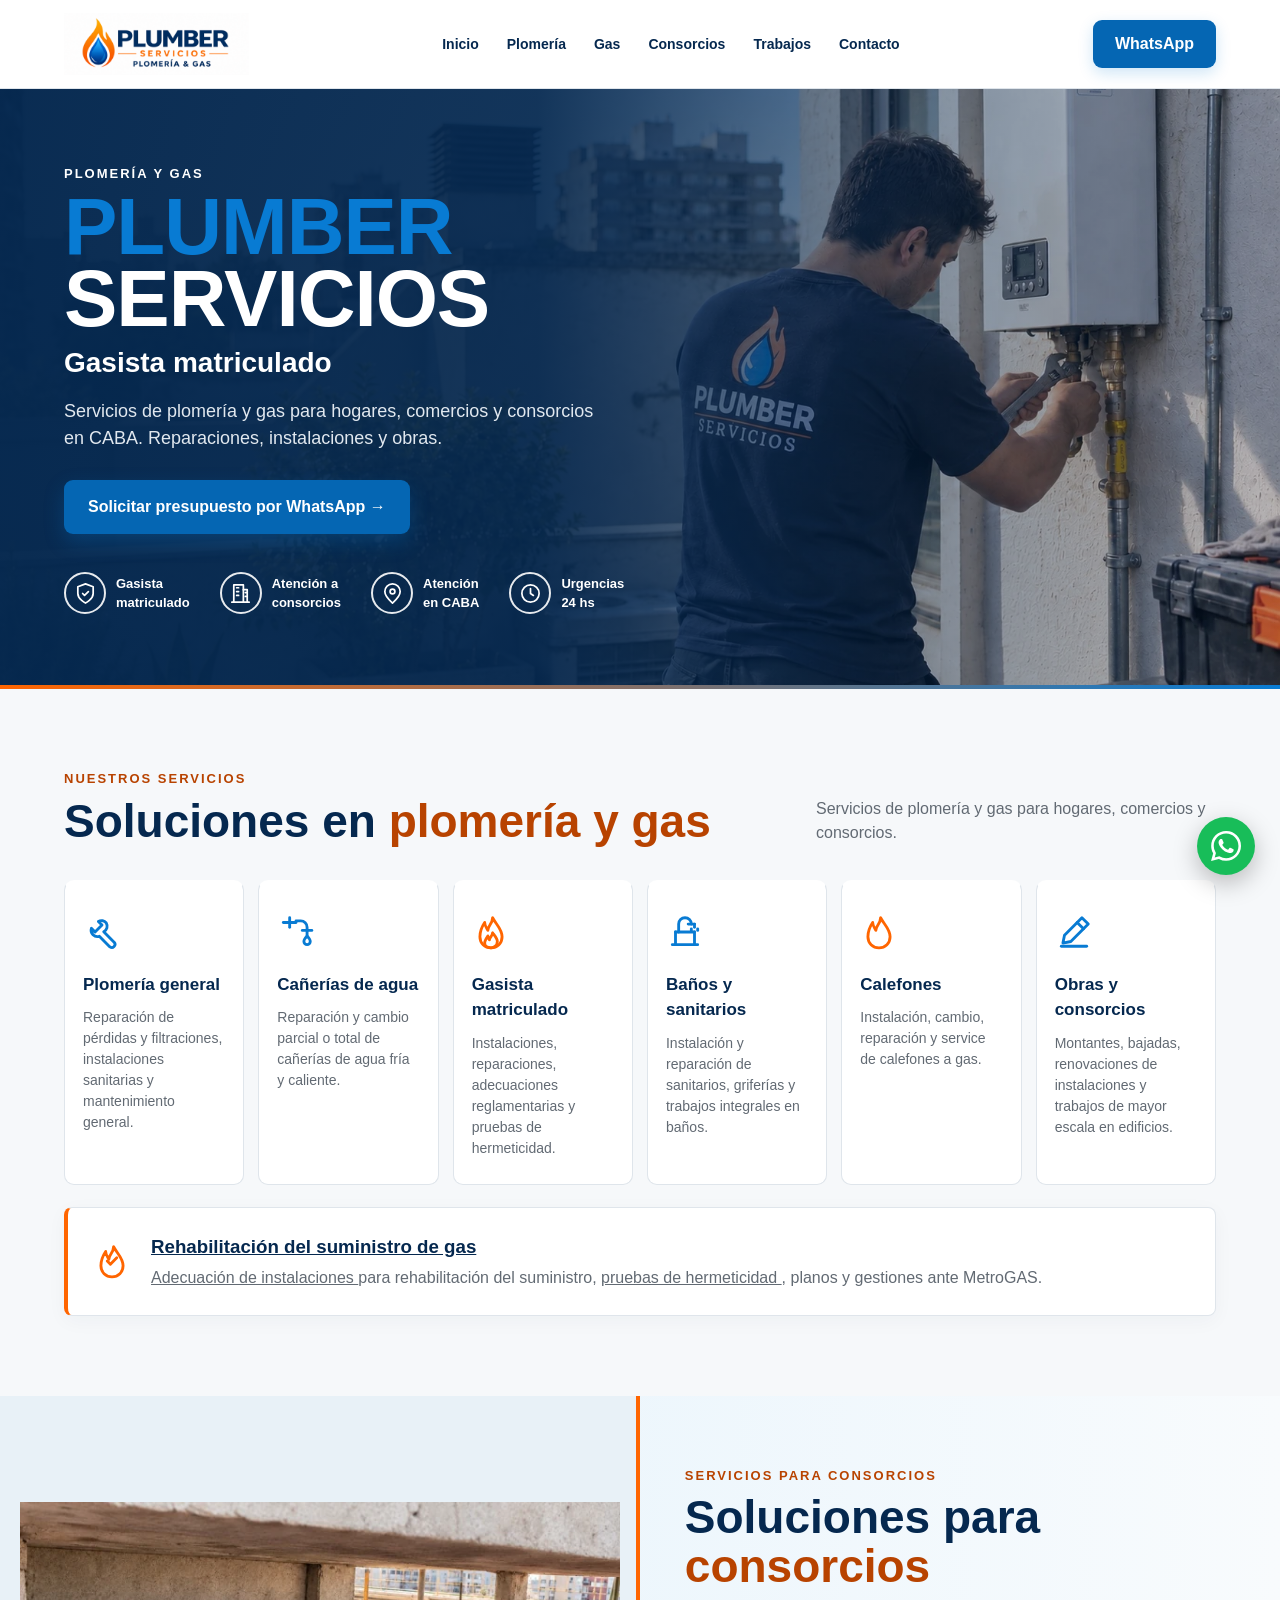
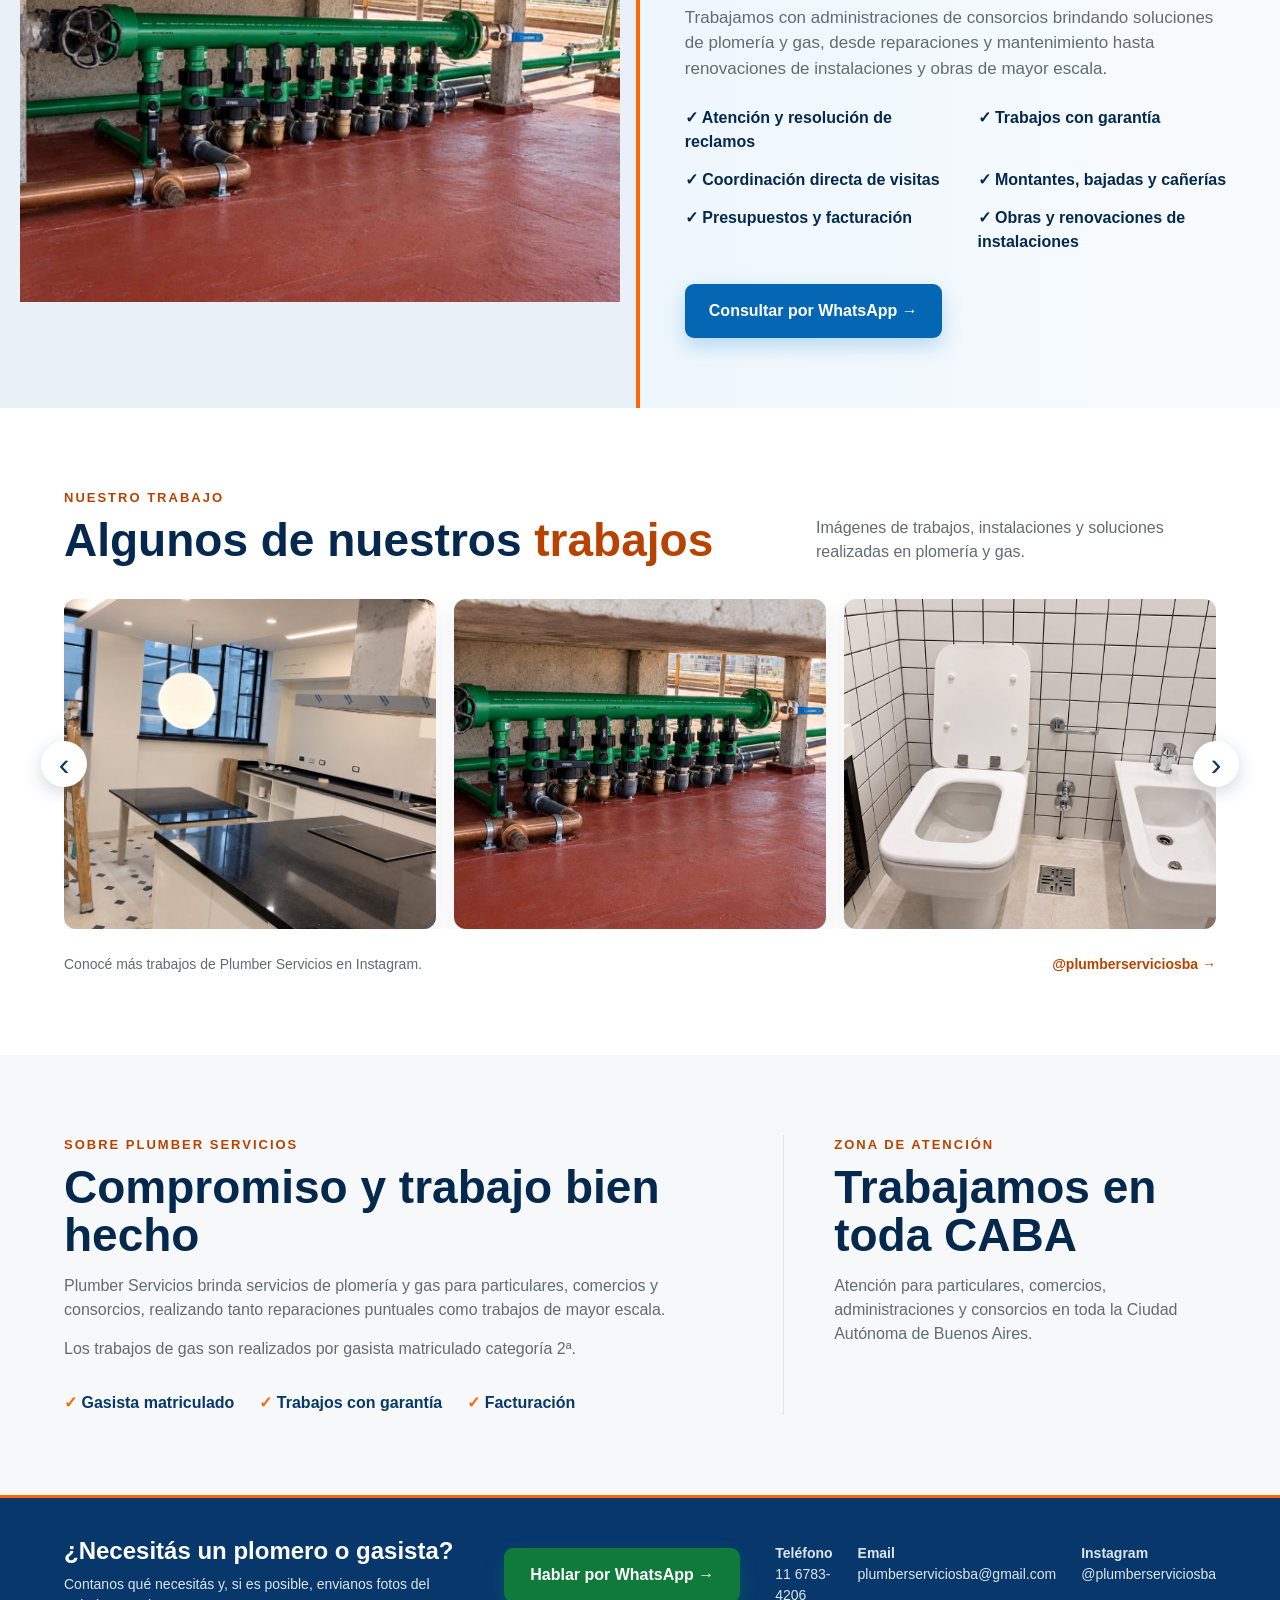
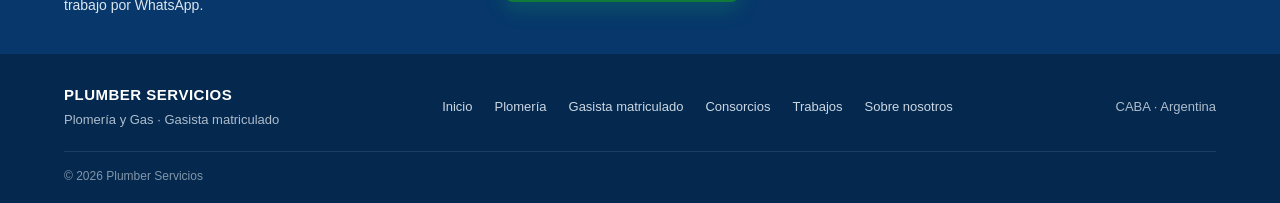
<file: index.html>
<!DOCTYPE html>
<html lang="es">

<head>

    <!-- Google tag (gtag.js) -->
<script async src="https://www.googletagmanager.com/gtag/js?id=G-P6WXD3S7FX"></script>
<script>
    window.dataLayer = window.dataLayer || [];
    function gtag(){dataLayer.push(arguments);}
    gtag('js', new Date());

    gtag('config', 'G-P6WXD3S7FX');
</script>
    <meta charset="UTF-8">
    <meta name="viewport" content="width=device-width, initial-scale=1.0">

    <title>Plumber Servicios | Plomería y Gas en CABA</title>

    <meta
    name="description"
    content="Servicios de plomería y gas en CABA para hogares, comercios y consorcios. Gasista matriculado. Urgencias 24 hs."
>

<link rel="canonical" href="https://plumberservicios.com.ar/">

<link rel="icon" type="image/png" href="/img/favicon.png">

<link
    rel="preload"
    as="image"
    href="/img/hero-plumber.webp"
    type="image/webp"
    fetchpriority="high"
>

<!-- OPEN GRAPH -->
<meta property="og:locale" content="es_AR">
<meta property="og:type" content="website">
<meta property="og:site_name" content="Plumber Servicios">
<meta property="og:title" content="Plumber Servicios | Plomería y Gas en CABA">
<meta property="og:description" content="Servicios de plomería y gas en CABA para hogares, comercios y consorcios. Gasista matriculado. Urgencias 24 hs.">
<meta property="og:url" content="https://plumberservicios.com.ar/">
<meta property="og:image" content="https://plumberservicios.com.ar/img/og-image.png">
<meta property="og:image:alt" content="Plumber Servicios - Plomería y Gas en CABA">

<link rel="stylesheet" href="styles.css">

<script type="application/ld+json">
    {
      "@context": "https://schema.org",
      "@type": "Organization",
      "name": "Plumber Servicios",
      "url": "https://plumberservicios.com.ar/",
      "logo": "https://plumberservicios.com.ar/img/logo-principal.png",
      "description": "Servicios de plomería y gas para hogares, comercios, administraciones y consorcios en CABA. Gasista matriculado.",
      "telephone": "+54 11 6783-4206",
      "email": "plumberserviciosba@gmail.com",
      "areaServed": {
        "@type": "AdministrativeArea",
        "name": "Ciudad Autónoma de Buenos Aires"
      },
      "sameAs": [
        "https://www.instagram.com/plumberserviciosba/"
      ]
    }
    </script>
</head>

<body data-service="home">

    <!-- =========================
         HEADER
    ========================== -->

    <header class="header">

        <div class="container nav-container">

            <a href="#inicio" class="logo">
                <img
                    src="img/logo-principal.png"
                    alt="Plumber Servicios - Plomería y Gas"
                    class="logo-img"
                >
            </a>

            <nav class="nav" id="nav" aria-label="Navegación principal">
                <a href="/">Inicio</a>
                <a href="/plomeria/">Plomería</a>
                <a href="/gasista-matriculado/">Gas</a>
                <a href="/consorcios/">Consorcios</a>
                <a href="/#trabajos">Trabajos</a>
                <a href="#contacto">Contacto</a>
            </nav>

            <a
                href="#"
                class="btn btn-header whatsapp-link"
                target="_blank"
                rel="noopener"
            >
                WhatsApp
            </a>

            <button
                class="menu-toggle"
                id="menuToggle"
                aria-label="Abrir menú"
            >
                ☰
            </button>

        </div>

    </header>


    <main>

        <!-- =========================
             HERO
        ========================== -->

        <section class="hero" id="inicio">

            <div class="hero-overlay"></div>

            <div class="container hero-content">

                <div class="hero-text">

                    <span class="eyebrow">PLOMERÍA Y GAS</span>

                    <h1>
                        <span>PLUMBER</span>
                        SERVICIOS
                    </h1>

                    <h2>Gasista matriculado</h2>

                    <p>
                        Servicios de plomería y gas para hogares,
                        comercios y consorcios en CABA.
                        Reparaciones, instalaciones y obras.
                    </p>

                    <a
                        href="#"
                        class="btn btn-primary whatsapp-link"
                        target="_blank"
                        rel="noopener"
                    >
                        Solicitar presupuesto por WhatsApp →
                    </a>

                    <div class="hero-features">

                        <div class="hero-feature">
                            <span>
                                <svg class="icon-svg" viewBox="0 0 24 24">
                                    <path d="M12 22s8-4 8-10V5l-8-3-8 3v7c0 6 8 10 8 10z"/>
                                    <path d="M9 12l2 2 4-4"/>
                                </svg>
                            </span>
                            <p>Gasista<br>matriculado</p>
                        </div>

                        <div class="hero-feature">
                            <span>
                                <svg class="icon-svg" viewBox="0 0 24 24">
                                    <path d="M5 21V3h10v18"/>
                                    <path d="M15 8h4v13"/>
                                    <path d="M3 21h18"/>
                                    <path d="M8 6h2"/>
                                    <path d="M8 10h2"/>
                                    <path d="M8 14h2"/>
                                    <path d="M17 11h1"/>
                                    <path d="M17 15h1"/>
                                </svg>
                            </span>
                            <p>Atención a<br>consorcios</p>
                        </div>

                        <div class="hero-feature">
                            <span>
                                <svg class="icon-svg" viewBox="0 0 24 24">
                                    <path d="M20 10c0 5-8 12-8 12S4 15 4 10a8 8 0 1 1 16 0z"/>
                                    <circle cx="12" cy="10" r="2.5"/>
                                </svg>
                            </span>
                            <p>Atención<br>en CABA</p>
                        </div>

                        <div class="hero-feature">
                            <span>
                                <svg class="icon-svg" viewBox="0 0 24 24">
                                    <circle cx="12" cy="12" r="9"/>
                                    <path d="M12 7v5l3 2"/>
                                </svg>
                            </span>
                            <p>Urgencias<br>24 hs</p>
                        </div>

                    </div>

                </div>

            </div>

        </section>


        <!-- =========================
             SERVICIOS
        ========================== -->

        <section class="section services" id="servicios">

            <div class="container">

                <div class="section-heading">

                    <div>
                        <span class="eyebrow blue">
                            NUESTROS SERVICIOS
                        </span>

                        <h2>
                            Soluciones en
                            <span>plomería y gas</span>
                        </h2>
                    </div>

                    <p>
                        Servicios de plomería y gas para hogares,
                        comercios y consorcios.
                    </p>

                </div>


                <div class="services-grid">

                    <!-- PLOMERÍA -->

<a class="service-card service-card-link" href="/plomeria/">

    <div class="service-icon">
        <svg class="icon-svg" viewBox="0 0 24 24">
            <path d="M14.7 6.3a4 4 0 0 0-5-1L12 7.6 7.6 12 5.3 9.7a4 4 0 0 0 5 5L17 21.4a2 2 0 0 0 2.8-2.8l-6.7-6.7a4 4 0 0 0 1.6-5.6z"/>
        </svg>
    </div>

    <h3>Plomería general</h3>

    <p>
        Reparación de pérdidas y filtraciones,
        instalaciones sanitarias y mantenimiento general.
    </p>

</a>

                    <!-- CAÑERÍAS -->

                    <a class="service-card service-card-link" href="/reparacion-canerias-agua/">

                        <div class="service-icon">
                            <svg class="icon-svg" viewBox="0 0 24 24">
                                <path d="M4 6h8"/>
                                <path d="M8 3v6"/>
                                <path d="M12 5h3a4 4 0 0 1 4 4v2"/>
                                <path d="M16 11h6"/>
                                <path d="M19 11v4"/>
                                <path d="M17 18c0-1.5 2-3.5 2-3.5s2 2 2 3.5a2 2 0 1 1-4 0z"/>
                            </svg>
                        </div>

                        <h3>Cañerías de agua</h3>

                        <p>
                            Reparación y cambio parcial o total de cañerías de agua fría y caliente.
                        </p>

                    </a>

                    <!-- GAS -->

<a class="service-card service-card-link" href="/gasista-matriculado/">

    <div class="service-icon">
        <svg class="icon-svg orange" viewBox="0 0 24 24">
            <path d="M12 22c4 0 7-3 7-7 0-5-4-8-6-12 0 4-3 5-3 8-1-2-2-3-2-5-2 3-3 6-3 9 0 4 3 7 7 7z"/>
            <path d="M12 22c2 0 4-1.5 4-4 0-2-1.5-3.5-3-5.5 0 2-2 3-2 4.5-.5-1-1-1.5-1-2.5-1 1.5-2 3-2 4.5 0 2 2 3 4 3z"/>
        </svg>
    </div>

    <h3>Gasista matriculado</h3>

    <p>
        Instalaciones, reparaciones, adecuaciones
        reglamentarias y pruebas de hermeticidad.
    </p>

</a>


                    <!-- BAÑOS -->

                    <article class="service-card">

                        <div class="service-icon">
                            <svg class="icon-svg" viewBox="0 0 24 24">
                                <path d="M4 20h16"/>
                                <path d="M6 20v-8"/>
                                <path d="M18 20v-8"/>
                                <path d="M6 12h12"/>
                                <path d="M8 12V7a4 4 0 0 1 8 0"/>
                                <path d="M14 7h4"/>
                                <path d="M18 7v2"/>
                                <path d="M16 10v1"/>
                                <path d="M20 10v1"/>
                            </svg>
                        </div>

                        <h3>Baños y sanitarios</h3>

                        <p>
                            Instalación y reparación de sanitarios,
                            griferías y trabajos integrales en baños.
                        </p>

                    </article>


                    <!-- CALEFONES -->

                    <a class="service-card service-card-link" href="/calefones/">
                        <div class="service-icon">
                            <svg class="icon-svg orange" viewBox="0 0 24 24">
                                <path d="M12 22c4 0 7-3 7-7 0-5-4-8-6-12 0 4-3 5-3 8-1-2-2-3-2-5-2 3-3 6-3 9 0 4 3 7 7 7z"/>
                            </svg>
                        </div>
                        <h3>Calefones</h3>
                        <p>
                            Instalación, cambio, reparación y service de calefones a gas.
                        </p>
                    </a>


                    <!-- OBRAS -->

                    <article class="service-card">

                        <div class="service-icon">
                            <svg class="icon-svg" viewBox="0 0 24 24">
                                <path d="M14 6l4 4"/>
                                <path d="M17 3l4 4-11 11-5 1 1-5z"/>
                                <path d="M4 21h16"/>
                            </svg>
                        </div>

                        <h3>Obras y consorcios</h3>

                        <p>
                            Montantes, bajadas, renovaciones de instalaciones
                            y trabajos de mayor escala en edificios.
                        </p>

                    </article>

                </div>


                <!-- REHABILITACIÓN GAS -->

                <div class="gas-extra">

                    <div class="gas-icon">

                        <svg class="icon-svg orange" viewBox="0 0 24 24">
                            <path d="M12 22c4 0 7-3 7-7 0-5-4-8-6-12 0 4-3 5-3 8-1-2-2-3-2-5-2 3-3 6-3 9 0 4 3 7 7 7z"/>
                            <path d="M9 12l2 2 4-4"/>
                        </svg>

                    </div>

                    <div>

                        <h3>
                            <a href="/rehabilitacion-gas/" style="text-decoration: underline;">
                                Rehabilitación del suministro de gas
                            </a>
                        </h3>

                        <p>
                            <a href="/instalacion-gas/" style="text-decoration: underline;">
                                Adecuación de instalaciones
                            </a>
                            para rehabilitación del suministro,
                            <a href="/prueba-hermeticidad-gas/" style="text-decoration: underline;">
                                pruebas de hermeticidad
                            </a>,
                            planos y gestiones ante MetroGAS.
                        </p>

                    </div>

                </div>

            </div>

        </section>


        <!-- =========================
             CONSORCIOS
        ========================== -->

        <section class="consorcios" id="consorcios">

            <div class="consorcios-image">
                <picture>
                    <source
                        type="image/webp"
                        srcset="
                            img/consorcios-plumber-640.webp 640w,
                            img/consorcios-plumber-1200.webp 1200w
                        "
                        sizes="(max-width: 768px) 100vw, 50vw"
                    >
            
                    <img
                        src="img/consorcios-plumber.jpg"
                        alt=""
                        width="1536"
                        height="1024"
                        loading="lazy"
                        decoding="async"
                    >
                </picture>
            </div>

            <div class="consorcios-content">

                <span class="eyebrow blue">
                    SERVICIOS PARA CONSORCIOS
                </span>

                <h2>
                    <a href="/consorcios/">
                        Soluciones para
                        <span>consorcios</span>
                    </a>
                </h2>

                <p class="consorcios-description">
                    Trabajamos con administraciones de consorcios brindando
                    soluciones de plomería y gas, desde reparaciones y
                    mantenimiento hasta renovaciones de instalaciones
                    y obras de mayor escala.
                </p>

                <div class="check-grid">

                    <div>✓ Atención y resolución de reclamos</div>
                    <div>✓ Trabajos con garantía</div>

                    <div>✓ Coordinación directa de visitas</div>
                    <div>✓ Montantes, bajadas y cañerías</div>

                    <div>✓ Presupuestos y facturación</div>
                    <div>✓ Obras y renovaciones de instalaciones</div>

                </div>

                <a
                    href="#"
                    class="btn btn-primary whatsapp-link"
                    target="_blank"
                    rel="noopener"
                >
                    Consultar por WhatsApp →
                </a>

            </div>

        </section>


        <!-- =========================
     GALERÍA
========================== -->

<section class="section gallery" id="trabajos">

    <div class="container">

        <div class="section-heading gallery-heading">

            <div>
                <span class="eyebrow blue">
                    NUESTRO TRABAJO
                </span>

                <h2>
                    Algunos de nuestros
                    <span>trabajos</span>
                </h2>
            </div>

            <p>
                Imágenes de trabajos, instalaciones y soluciones
                realizadas en plomería y gas.
            </p>

        </div>


        <div class="gallery-carousel">

            <button
                class="gallery-arrow gallery-prev"
                type="button"
                aria-label="Foto anterior"
            >
                ‹
            </button>


            <div class="gallery-viewport">

                <div class="gallery-track">

                    <div class="gallery-slide">
                        <img
                            src="img/trabajo-01.jpg"
                            alt="Trabajo realizado por Plumber Servicios"
                            width="1200"
                            height="675"
                            loading="lazy"
                            decoding="async"
                        >
                    </div>
                    
                    <div class="gallery-slide">
                        <img
                            src="img/trabajo-02.jpg"
                            alt="Instalación realizada por Plumber Servicios"
                            width="1200"
                            height="800"
                            loading="lazy"
                            decoding="async"
                        >
                    </div>
                    
                    <div class="gallery-slide">
                        <img
                            src="img/trabajo-03.jpg"
                            alt="Trabajo de plomería realizado por Plumber Servicios"
                            width="1200"
                            height="900"
                            loading="lazy"
                            decoding="async"
                        >
                    </div>
                    
                    <div class="gallery-slide">
                        <img
                            src="img/trabajo-04.jpg"
                            alt="Trabajo de gas realizado por Plumber Servicios"
                            width="900"
                            height="1200"
                            loading="lazy"
                            decoding="async"
                        >
                    </div>
                    
                    <div class="gallery-slide">
                        <img
                            src="img/trabajo-05.jpg"
                            alt="Instalación de Plumber Servicios"
                            width="900"
                            height="1200"
                            loading="lazy"
                            decoding="async"
                        >
                    </div>
                    
                    <div class="gallery-slide">
                        <img
                            src="img/trabajo-06.jpg"
                            alt="Trabajo realizado por Plumber Servicios"
                            width="1200"
                            height="900"
                            loading="lazy"
                            decoding="async"
                        >
                    </div>
                    
                    <div class="gallery-slide">
                        <img
                            src="img/trabajo-07.jpg"
                            alt="Trabajo realizado por Plumber Servicios"
                            width="900"
                            height="1200"
                            loading="lazy"
                            decoding="async"
                        >
                    </div>
                    
                    <div class="gallery-slide">
                        <img
                            src="img/trabajo-08.jpg"
                            alt="Trabajo realizado por Plumber Servicios"
                            width="675"
                            height="1200"
                            loading="lazy"
                            decoding="async"
                        >
                    </div>
                    
                    <div class="gallery-slide">
                        <img
                            src="img/trabajo-09.jpg"
                            alt="Trabajo realizado por Plumber Servicios"
                            width="903"
                            height="1200"
                            loading="lazy"
                            decoding="async"
                        >
                    </div>

                </div>

            </div>


            <button
                class="gallery-arrow gallery-next"
                type="button"
                aria-label="Foto siguiente"
            >
                ›
            </button>

        </div>


        <div class="gallery-footer">

            <p>
                Conocé más trabajos de Plumber Servicios en Instagram.
            </p>

            <a
                href="https://www.instagram.com/plumberserviciosba/"
                class="gallery-instagram"
                target="_blank"
                rel="noopener"
            >
                @plumberserviciosba →
            </a>

        </div>

    </div>

</section>


        <!-- =========================
             NOSOTROS
        ========================== -->

        <section class="section about" id="nosotros">

            <div class="container about-grid">

                <div>

                    <span class="eyebrow blue">
                        SOBRE PLUMBER SERVICIOS
                    </span>

                    <h2>
                        Compromiso y trabajo bien hecho
                    </h2>

                    <p>
                        Plumber Servicios brinda servicios de plomería
                        y gas para particulares, comercios y consorcios,
                        realizando tanto reparaciones puntuales como
                        trabajos de mayor escala.
                    </p>

                    <p>
                        Los trabajos de gas son realizados por
                        gasista matriculado categoría 2ª.
                    </p>

                    <div class="about-features">

                        <span>✓ Gasista matriculado</span>
                        <span>✓ Trabajos con garantía</span>
                        <span>✓ Facturación</span>

                    </div>

                </div>


                <div class="service-area">

                    <span class="eyebrow blue">
                        ZONA DE ATENCIÓN
                    </span>
                
                    <h2>Trabajamos en toda CABA</h2>
                
                    <p>
                        Atención para particulares, comercios, administraciones
                        y consorcios en toda la Ciudad Autónoma de Buenos Aires.
                    </p>
                
                </div>

            </div>

        </section>


        <!-- =========================
             CONTACTO
        ========================== -->

        <section class="contact" id="contacto">

            <div class="container contact-grid">

                <div>

                    <h2>
                        ¿Necesitás un plomero o gasista?
                    </h2>

                    <p>
                        Contanos qué necesitás y, si es posible,
                        envianos fotos del trabajo por WhatsApp.
                    </p>

                </div>


                <div>

                    <a
                        href="#"
                        class="btn btn-whatsapp whatsapp-link"
                        target="_blank"
                        rel="noopener"
                    >
                        Hablar por WhatsApp →
                    </a>

                </div>


                <div class="contact-data">

                    <p>
                        <strong>Teléfono</strong><br>
                        <a href="tel:+541167834206">
                            11 6783-4206
                        </a>
                    </p>
                
                    <p>
                        <strong>Email</strong><br>
                        <a href="mailto:plumberserviciosba@gmail.com">
                            plumberserviciosba@gmail.com
                        </a>
                    </p>
                
                    <p>
                        <strong>Instagram</strong><br>
                        <a
                            href="https://www.instagram.com/plumberserviciosba/"
                            target="_blank"
                            rel="noopener"
                        >
                            @plumberserviciosba
                        </a>
                    </p>
                
                </div>

            </div>

        </section>

    </main>


    <!-- =========================
         FOOTER
    ========================== -->

    <footer class="footer">

        <div class="container footer-content">
    
            <div class="footer-brand">
                <strong>PLUMBER SERVICIOS</strong>
                <span>Plomería y Gas · Gasista matriculado</span>
            </div>
    
            <nav class="footer-links" aria-label="Enlaces del pie">
                <a href="/">Inicio</a>
                <a href="/plomeria/">Plomería</a>
                <a href="/gasista-matriculado/">Gasista matriculado</a>
                <a href="/consorcios/">Consorcios</a>
                <a href="/#trabajos">Trabajos</a>
                <a href="/#nosotros">Sobre nosotros</a>
            </nav>
    
            <div class="footer-location">
                CABA · Argentina
            </div>
    
        </div>
    
        <div class="container footer-bottom">
            <p>
                © 2026 Plumber Servicios
            </p>
        </div>
    
    </footer>


    <!-- BOTÓN FLOTANTE WHATSAPP -->

    <a
    href="#"
    class="floating-whatsapp whatsapp-link"
    target="_blank"
    rel="noopener"
    aria-label="Contactar por WhatsApp"
>
    <svg
        class="whatsapp-icon"
        viewBox="0 0 24 24"
        aria-hidden="true"
    >
        <path d="M20.52 3.48A11.8 11.8 0 0 0 12.08 0C5.5 0 .15 5.35.15 11.93c0 2.1.55 4.15 1.6 5.95L.05 24l6.27-1.64a11.9 11.9 0 0 0 5.75 1.47h.01C18.65 23.83 24 18.48 24 11.9c0-3.18-1.24-6.17-3.48-8.42ZM12.08 21.8h-.01a9.86 9.86 0 0 1-5.03-1.38l-.36-.21-3.72.98.99-3.63-.23-.37a9.87 9.87 0 0 1-1.52-5.26c0-5.45 4.43-9.88 9.89-9.88a9.82 9.82 0 0 1 6.99 2.9 9.82 9.82 0 0 1 2.89 6.98c-.01 5.44-4.44 9.87-9.89 9.87Zm5.42-7.4c-.3-.15-1.76-.87-2.03-.97-.27-.1-.47-.15-.67.15-.2.3-.77.97-.94 1.17-.17.2-.35.22-.64.07-.3-.15-1.25-.46-2.38-1.47a8.92 8.92 0 0 1-1.65-2.05c-.17-.3-.02-.46.13-.61.13-.13.3-.35.44-.52.15-.17.2-.3.3-.5.1-.2.05-.37-.02-.52-.08-.15-.67-1.61-.92-2.2-.24-.58-.49-.5-.67-.51h-.57c-.2 0-.52.07-.79.37-.27.3-1.04 1.02-1.04 2.48s1.07 2.88 1.21 3.08c.15.2 2.1 3.2 5.08 4.49.71.3 1.26.49 1.7.63.71.23 1.36.2 1.87.12.57-.09 1.76-.72 2.01-1.41.25-.7.25-1.3.17-1.42-.07-.13-.27-.2-.57-.35Z"/>
    </svg>
</a>


    <script src="script.js"></script>

</body>

</html>
</file>
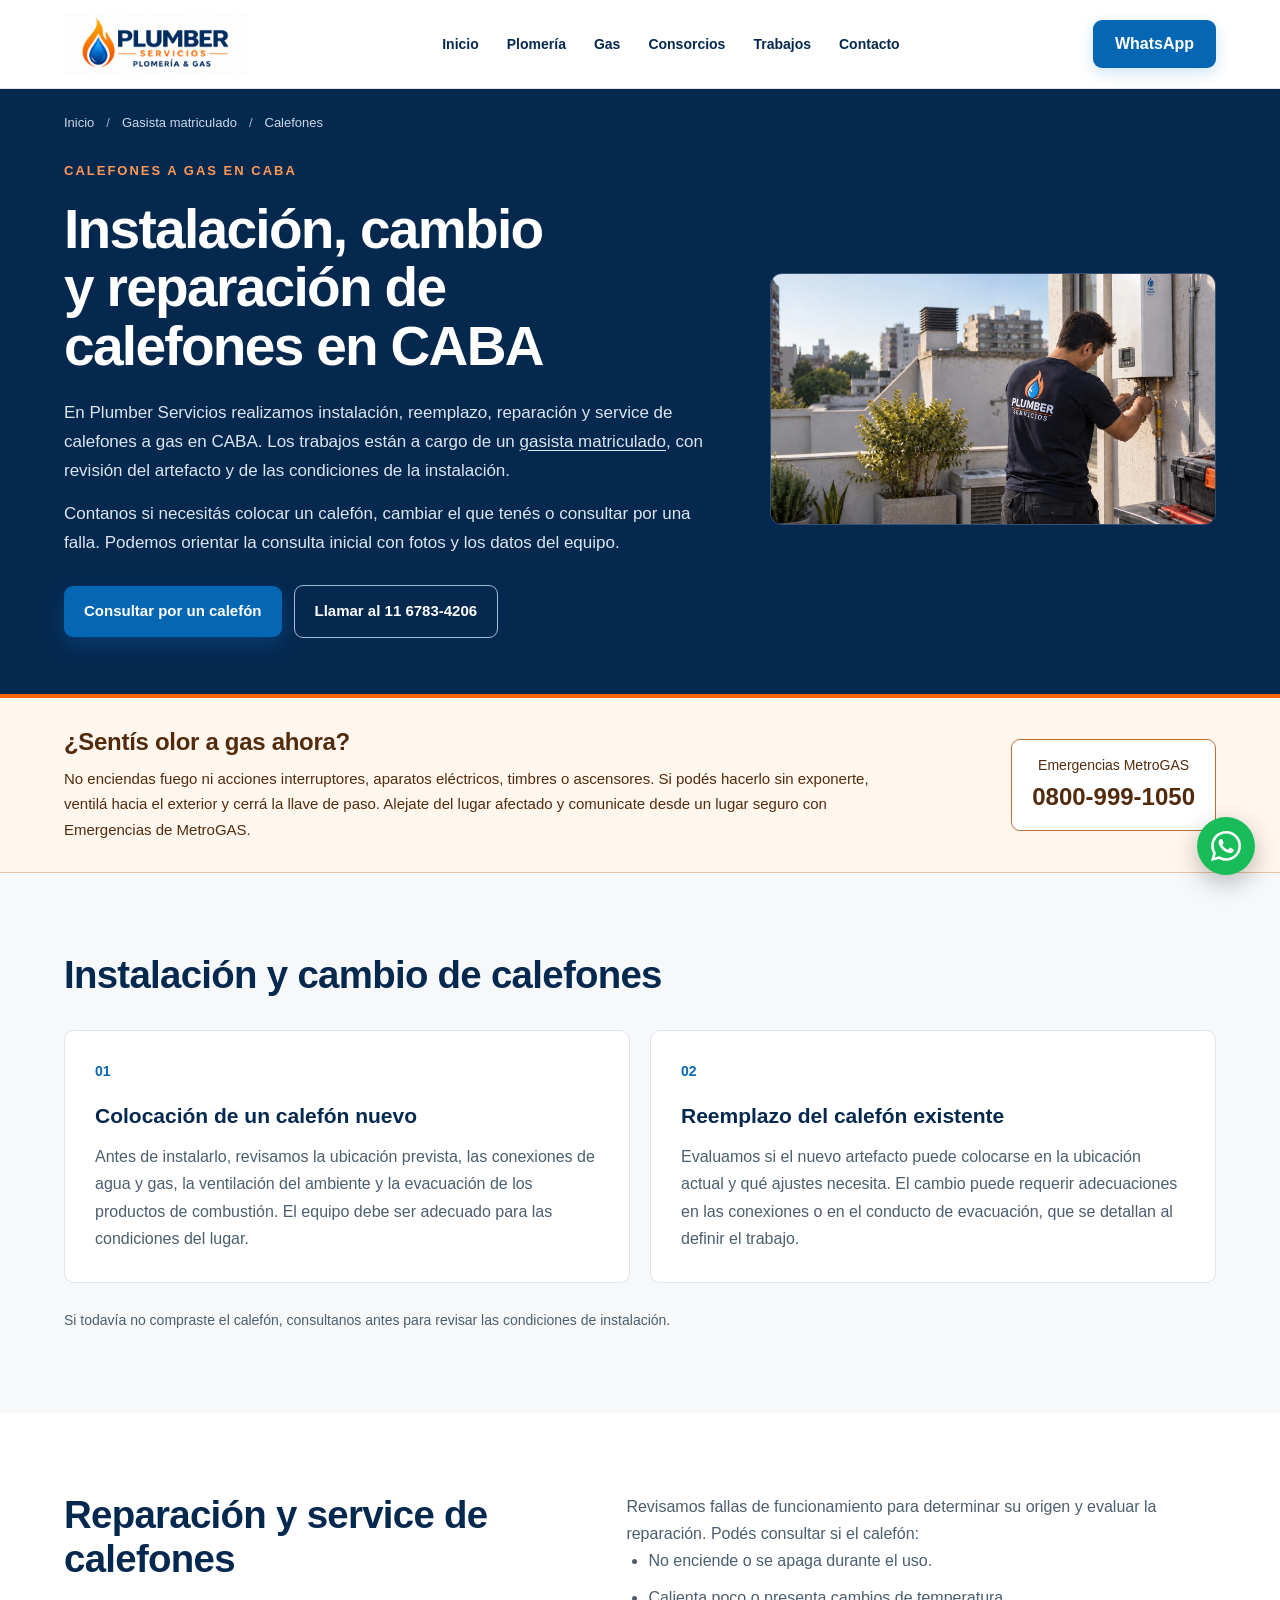
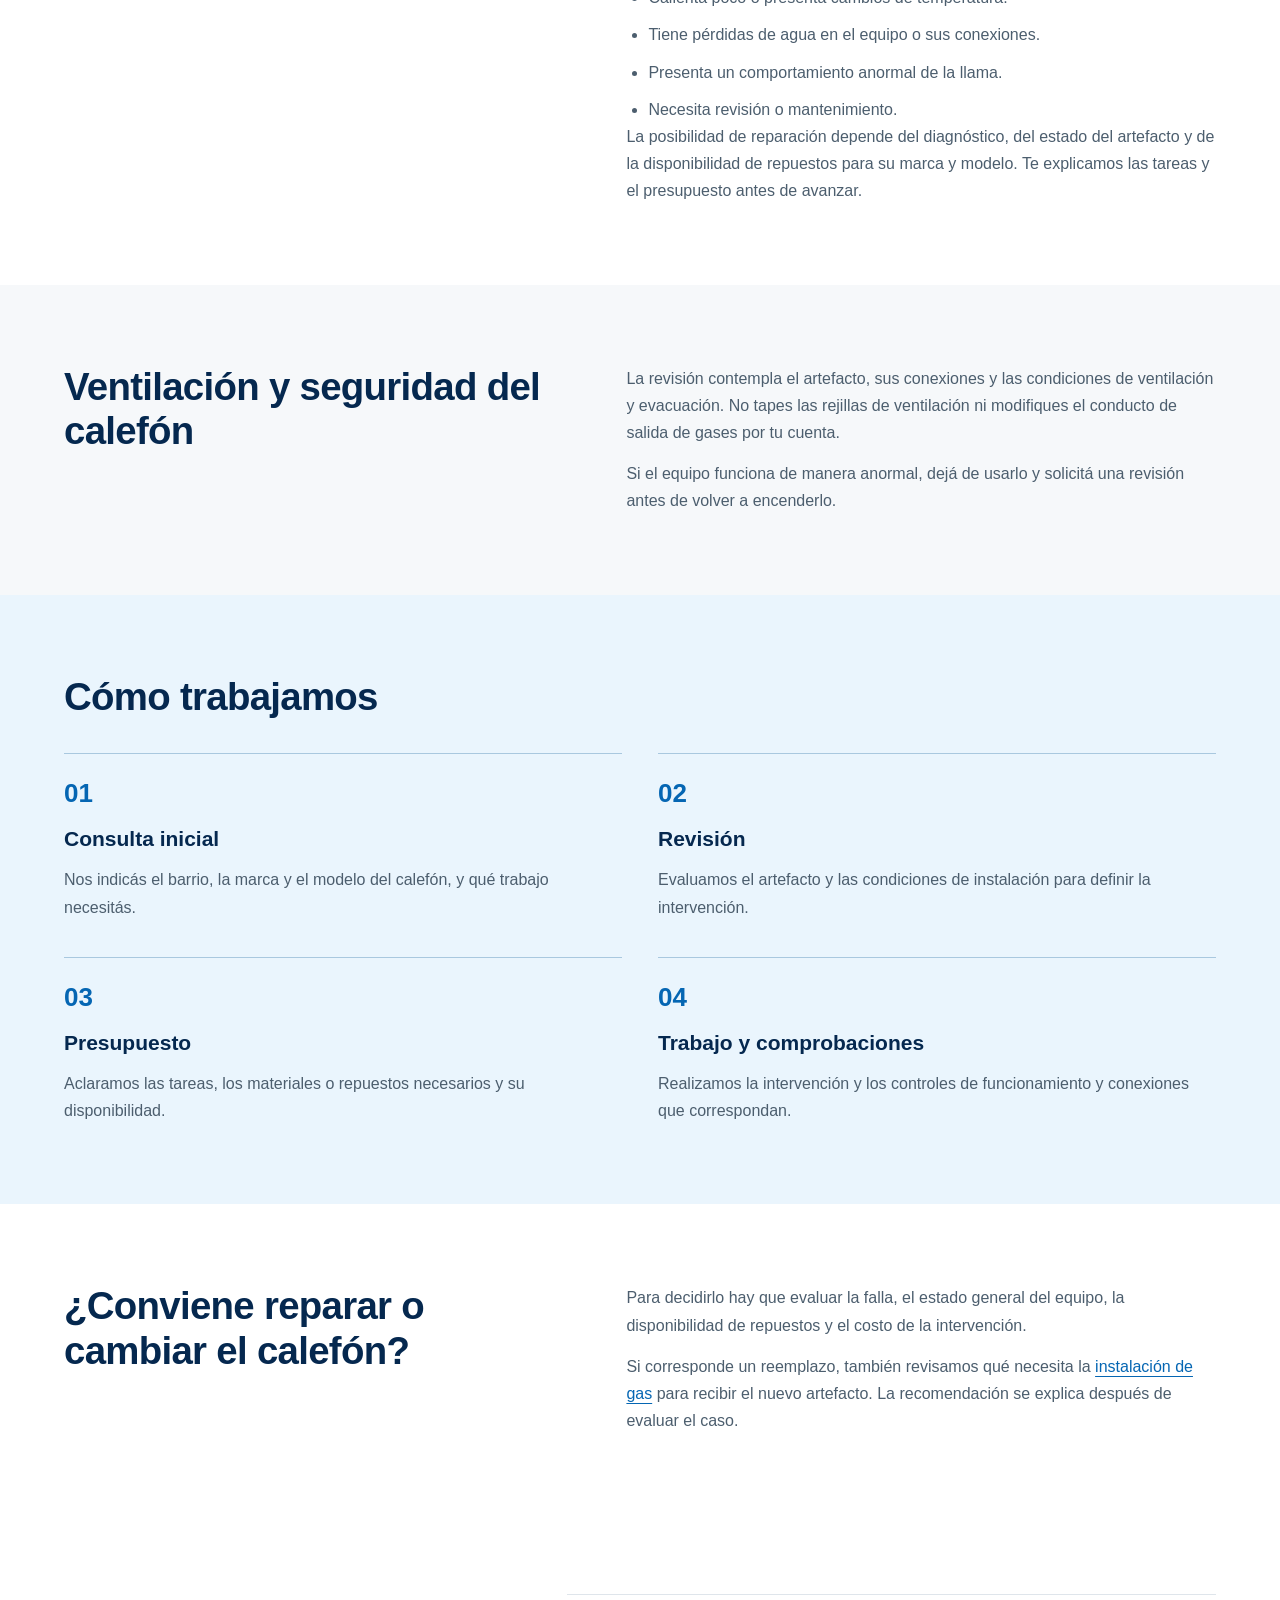
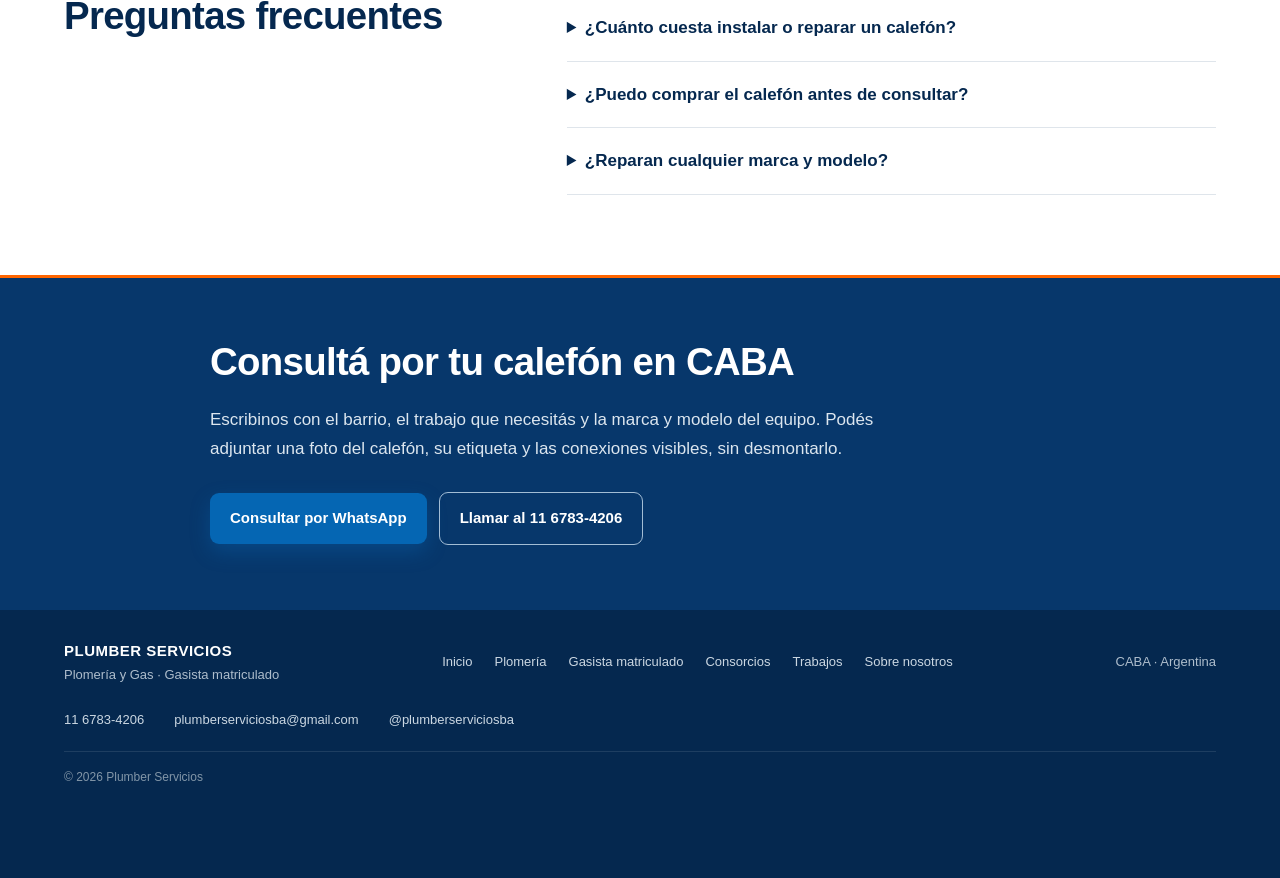
<file: calefones/index.html>
<!DOCTYPE html>
<html lang="es-AR">

<head>
  <meta charset="UTF-8">
  <meta name="viewport" content="width=device-width, initial-scale=1.0">
  <title>Instalación y Reparación de Calefones en CABA | Plumber</title>
  <meta name="description"
    content="Instalación, cambio, reparación y service de calefones a gas en CABA por gasista matriculado. Consultá disponibilidad y presupuesto.">
  <meta name="robots" content="index, follow">
  <link rel="canonical" href="https://plumberservicios.com.ar/calefones/">
  <link rel="icon" type="image/png" href="/img/favicon.png">
  <link rel="stylesheet" href="/styles.css?v=pilares-2">
  <meta property="og:locale" content="es_AR">
  <meta property="og:type" content="website">
  <meta property="og:site_name" content="Plumber Servicios">
  <meta property="og:title" content="Instalación y Reparación de Calefones en CABA | Plumber">
  <meta property="og:description"
    content="Instalación, cambio, reparación y service de calefones a gas en CABA por gasista matriculado. Consultá disponibilidad y presupuesto.">
  <meta property="og:url" content="https://plumberservicios.com.ar/calefones/">
  <meta property="og:image" content="https://plumberservicios.com.ar/img/og-image.png">
  <meta property="og:image:alt" content="Plumber Servicios - Plomería y Gas en CABA">
  <script async src="https://www.googletagmanager.com/gtag/js?id=G-P6WXD3S7FX"></script>
  <script>
    window.dataLayer = window.dataLayer || [];
    function gtag() { dataLayer.push(arguments); }
    gtag('js', new Date());
    gtag('config', 'G-P6WXD3S7FX');
  </script>
  <!-- SCHEMA: Service y BreadcrumbList; no es contenido visible. -->
  <script type="application/ld+json">
{
  "@context": "https://schema.org",
  "@graph": [
    {
      "@type": "Service",
      "@id": "https://plumberservicios.com.ar/calefones/#service",
      "name": "Instalación, cambio y reparación de calefones en CABA",
      "serviceType": "Instalación, cambio, reparación y service de calefones a gas",
      "description": "Instalación, cambio, reparación y service de calefones a gas en CABA por gasista matriculado. Consultá disponibilidad y presupuesto.",
      "url": "https://plumberservicios.com.ar/calefones/",
      "areaServed": {
        "@type": "City",
        "name": "Ciudad Autónoma de Buenos Aires"
      },
      "provider": {
        "@type": "Organization",
        "name": "Plumber Servicios",
        "url": "https://plumberservicios.com.ar/",
        "telephone": "+541167834206",
        "email": "plumberserviciosba@gmail.com",
        "logo": "https://plumberservicios.com.ar/img/logo-principal.png",
        "sameAs": [
          "https://www.instagram.com/plumberserviciosba/"
        ]
      }
    },
    {
      "@type": "BreadcrumbList",
      "itemListElement": [
        {
          "@type": "ListItem",
          "position": 1,
          "name": "Inicio",
          "item": "https://plumberservicios.com.ar/"
        },
        {
          "@type": "ListItem",
          "position": 2,
          "name": "Gasista matriculado",
          "item": "https://plumberservicios.com.ar/gasista-matriculado/"
        },
        {
          "@type": "ListItem",
          "position": 3,
          "name": "Calefones",
          "item": "https://plumberservicios.com.ar/calefones/"
        }
      ],
      "@id": "https://plumberservicios.com.ar/calefones/#breadcrumb"
    }
  ]
}
</script>

  <!-- Ajustes mínimos exclusivos de esta landing; estilos generales en /styles.css. -->
  <style>
    .landing-calefones .lp-breadcrumb ol {
      flex-wrap: wrap;
      row-gap: 8px;
    }

    .landing-calefones .lp-steps li>div {
      min-width: 0;
    }

    .landing-calefones .lp-steps li>span {
      flex-shrink: 0;
    }

    .landing-calefones .lp-hero-copy>p a {
      color: inherit;
      text-decoration: underline;
      text-underline-offset: 3px;
    }

    /* Cuatro pasos: dos columnas en escritorio y una en pantallas pequeñas. */
    @media (min-width: 781px) {
      .landing-calefones .lp-steps {
        grid-template-columns: repeat(2, minmax(0, 1fr));
      }
    }

    .landing-calefones .calefones-lista {
      padding-left: 22px;
      color: var(--lp-muted);
      line-height: 1.7;
    }

    .landing-calefones .calefones-lista li+li {
      margin-top: 10px;
    }
  </style>
</head>

<body class="landing-servicio landing-gas landing-calefones" data-service="calefones"
  data-whatsapp-message="Hola, me contacto desde la página de Plumber Servicios por la instalación, cambio o reparación de un calefón en CABA.">
  <a class="lp-skip" href="#contenido">Saltar al contenido</a>
  <header class="header">
    <div class="container nav-container">
      <a href="/" class="logo"><img src="/img/logo-principal.png" alt="Plumber Servicios - Inicio" class="logo-img"
          width="500" height="166"></a>
      <nav class="nav" id="nav" aria-label="Navegación principal">
        <a href="/">Inicio</a><a href="/plomeria/">Plomería</a><a href="/gasista-matriculado/">Gas</a><a
          href="/consorcios/">Consorcios</a><a href="/#trabajos">Trabajos</a><a href="#contacto">Contacto</a>
      </nav>
      <a href="https://wa.me/5491167834206?text=Hola%2C%20me%20contacto%20desde%20la%20p%C3%A1gina%20de%20Plumber%20Servicios%20por%20la%20instalaci%C3%B3n%2C%20cambio%20o%20reparaci%C3%B3n%20de%20un%20calef%C3%B3n%20en%20CABA."
        class="btn btn-header whatsapp-link" target="_blank" rel="noopener">WhatsApp</a>
      <button class="menu-toggle" id="menuToggle" type="button" aria-label="Abrir menú" aria-controls="nav"
        aria-expanded="false">☰</button>
    </div>
  </header>
  <main id="contenido" tabindex="-1">
    <section class="lp-hero" id="inicio" aria-labelledby="titulo">
      <div class="container">
        <!-- Breadcrumb visible: nav > ol > li. -->
        <nav class="lp-breadcrumb" aria-label="Ruta de navegación">
          <ol>
            <li><a href="/">Inicio</a></li>
            <li><a href="/gasista-matriculado/">Gasista matriculado</a></li>
            <li aria-current="page">Calefones</li>
          </ol>
        </nav>
        <div class="lp-hero-grid">
          <div class="lp-hero-copy">
            <span class="eyebrow">CALEFONES A GAS EN CABA</span>
            <h1 id="titulo">Instalación, cambio y reparación de calefones en CABA</h1>
            <p>En Plumber Servicios realizamos instalación, reemplazo, reparación y service de calefones a gas en CABA.
              Los trabajos están a cargo de un <a href="/gasista-matriculado/">gasista matriculado</a>, con revisión del
              artefacto y de las condiciones de la instalación.</p>
            <p>Contanos si necesitás colocar un calefón, cambiar el que tenés o consultar por una falla. Podemos
              orientar la consulta inicial con fotos y los datos del equipo.</p>
            <div class="lp-actions">
              <a href="https://wa.me/5491167834206?text=Hola%2C%20me%20contacto%20desde%20la%20p%C3%A1gina%20de%20Plumber%20Servicios%20por%20la%20instalaci%C3%B3n%2C%20cambio%20o%20reparaci%C3%B3n%20de%20un%20calef%C3%B3n%20en%20CABA."
                class="btn btn-primary whatsapp-link" target="_blank" rel="noopener">Consultar por un calefón</a>
              <a href="tel:+541167834206" class="btn lp-phone">Llamar al 11 6783-4206</a>
            </div>
          </div>
          <!-- Foto existente: WebP adaptable y JPG de respaldo. -->
          <figure class="lp-hero-photo">
            <picture>
              <source type="image/webp" srcset="/img/hero-plumber.webp">
              <img src="/img/hero-plumber.jpg" width="1672" height="941" fetchpriority="high"
                alt="Operario con una herramienta junto a las conexiones de un calefón"
                onerror="this.onerror=null;var source=this.parentElement.querySelector('source');if(source){source.remove();}this.src='/img/hero-plumber.jpg';">
            </picture>
          </figure>
        </div>
      </div>
    </section>

    <!-- SEGURIDAD: h2 + p + enlace telefónico externo, excluido de conversiones comerciales. -->
    <section class="gas-safety" id="seguridad" aria-labelledby="seguridad-titulo">
      <div class="container gas-safety-grid">
        <div>
          <h2 id="seguridad-titulo">¿Sentís olor a gas ahora?</h2>
          <p>No enciendas fuego ni acciones interruptores, aparatos eléctricos, timbres o ascensores. Si podés hacerlo
            sin exponerte, ventilá hacia el exterior y cerrá la llave de paso. Alejate del lugar afectado y comunicate
            desde un lugar seguro con Emergencias de MetroGAS.</p>
        </div>
        <a class="gas-emergency" href="tel:08009991050" data-contact-type="emergency"
          aria-label="Llamar a Emergencias MetroGAS al 0800-999-1050"><span>Emergencias
            MetroGAS</span><strong>0800-999-1050</strong></a>
      </div>
    </section>

    <!-- Instalación y cambio: h2 del bloque; cada article contiene h3 + p. -->
    <section class="section lp-services" id="instalacion-cambio" aria-labelledby="instalacion-titulo">
      <div class="container">
        <h2 id="instalacion-titulo">Instalación y cambio de calefones</h2>
        <div class="lp-service-grid">
          <article class="lp-service"><span class="lp-number" aria-hidden="true">01</span>
            <h3>Colocación de un calefón nuevo</h3>
            <p>Antes de instalarlo, revisamos la ubicación prevista, las conexiones de agua y gas, la ventilación del
              ambiente y la evacuación de los productos de combustión. El equipo debe ser adecuado para las condiciones
              del lugar.</p>
          </article>
          <article class="lp-service"><span class="lp-number" aria-hidden="true">02</span>
            <h3>Reemplazo del calefón existente</h3>
            <p>Evaluamos si el nuevo artefacto puede colocarse en la ubicación actual y qué ajustes necesita. El cambio
              puede requerir adecuaciones en las conexiones o en el conducto de evacuación, que se detallan al definir
              el trabajo.</p>
          </article>
        </div>
        <p class="lp-note">Si todavía no compraste el calefón, consultanos antes para revisar las condiciones de
          instalación.</p>
      </div>
    </section>
    <!-- Reparación y service: h2 + p + lista ul/li + p. -->
    <section class="section" id="reparacion-service" aria-labelledby="reparacion-titulo">
      <div class="container lp-intro-grid">
        <h2 id="reparacion-titulo">Reparación y service de calefones</h2>
        <div>
          <p>Revisamos fallas de funcionamiento para determinar su origen y evaluar la reparación. Podés consultar si el
            calefón:</p>
          <ul class="calefones-lista">
            <li>No enciende o se apaga durante el uso.</li>
            <li>Calienta poco o presenta cambios de temperatura.</li>
            <li>Tiene pérdidas de agua en el equipo o sus conexiones.</li>
            <li>Presenta un comportamiento anormal de la llama.</li>
            <li>Necesita revisión o mantenimiento.</li>
          </ul>
          <p>La posibilidad de reparación depende del diagnóstico, del estado del artefacto y de la disponibilidad de
            repuestos para su marca y modelo. Te explicamos las tareas y el presupuesto antes de avanzar.</p>
        </div>
      </div>
    </section>
    <!-- Sección: h2 + párrafos p. -->
    <section class="section lp-services" id="ventilacion" aria-labelledby="ventilacion-titulo">
      <div class="container lp-intro-grid">
        <h2 id="ventilacion-titulo">Ventilación y seguridad del calefón</h2>
        <div>
          <p>La revisión contempla el artefacto, sus conexiones y las condiciones de ventilación y evacuación. No tapes
            las rejillas de ventilación ni modifiques el conducto de salida de gases por tu cuenta.</p>
          <p>Si el equipo funciona de manera anormal, dejá de usarlo y solicitá una revisión antes de volver a
            encenderlo.</p>
        </div>
      </div>
    </section>
    <!-- Proceso: h2 + ol/li; cada paso contiene h3 + p. -->
    <section class="section lp-process" id="como-trabajamos" aria-labelledby="proceso-titulo">
      <div class="container">
        <h2 id="proceso-titulo">Cómo trabajamos</h2>
        <ol class="lp-steps">
          <li><span aria-hidden="true">01</span>
            <div>
              <h3>Consulta inicial</h3>
              <p>Nos indicás el barrio, la marca y el modelo del calefón, y qué trabajo necesitás.</p>
            </div>
          </li>
          <li><span aria-hidden="true">02</span>
            <div>
              <h3>Revisión</h3>
              <p>Evaluamos el artefacto y las condiciones de instalación para definir la intervención.</p>
            </div>
          </li>
          <li><span aria-hidden="true">03</span>
            <div>
              <h3>Presupuesto</h3>
              <p>Aclaramos las tareas, los materiales o repuestos necesarios y su disponibilidad.</p>
            </div>
          </li>
          <li><span aria-hidden="true">04</span>
            <div>
              <h3>Trabajo y comprobaciones</h3>
              <p>Realizamos la intervención y los controles de funcionamiento y conexiones que correspondan.</p>
            </div>
          </li>
        </ol>
      </div>
    </section>
    <!-- Sección: h2 + párrafos p. -->
    <section class="section " id="reparar-cambiar" aria-labelledby="reparar-cambiar-titulo">
      <div class="container lp-intro-grid">
        <h2 id="reparar-cambiar-titulo">¿Conviene reparar o cambiar el calefón?</h2>
        <div>
          <p>Para decidirlo hay que evaluar la falla, el estado general del equipo, la disponibilidad de repuestos y el
            costo de la intervención.</p>
          <p>Si corresponde un reemplazo, también revisamos qué necesita la <a href="/instalacion-gas/">instalación de
              gas</a> para recibir el nuevo artefacto. La recomendación se explica después de evaluar el caso.</p>
        </div>
      </div>
    </section>
    <!-- FAQ: h2; preguntas summary dentro de details; respuestas p. -->
    <section class="section lp-faq" id="preguntas-frecuentes" aria-labelledby="faq-titulo">
      <div class="container lp-faq-grid">
        <h2 id="faq-titulo">Preguntas frecuentes</h2>
        <div>
          <details>
            <summary>¿Cuánto cuesta instalar o reparar un calefón?</summary>
            <p>Depende del trabajo, las condiciones de instalación y los materiales o repuestos necesarios. Envianos una
              descripción y fotos para orientar la consulta; el presupuesto se define según la evaluación.</p>
          </details>
          <details>
            <summary>¿Puedo comprar el calefón antes de consultar?</summary>
            <p>Conviene revisar primero la ubicación, el tipo de evacuación y las conexiones disponibles. Así podés
              elegir un equipo compatible con las condiciones del lugar.</p>
          </details>
          <details>
            <summary>¿Reparan cualquier marca y modelo?</summary>
            <p>Consultanos indicando la marca y el modelo. Antes de coordinar, evaluamos si podemos atender ese equipo y
              la disponibilidad de los repuestos que pueda necesitar.</p>
          </details>
        </div>
      </div>
    </section>
    <!-- CONTACTO FINAL: h2 + p + enlaces a WhatsApp y teléfono. -->
    <section class="contact lp-contact" id="contacto" aria-labelledby="contacto-titulo">
      <div class="container">
        <h2 id="contacto-titulo">Consultá por tu calefón en CABA</h2>
        <p>Escribinos con el barrio, el trabajo que necesitás y la marca y modelo del equipo. Podés adjuntar una foto
          del calefón, su etiqueta y las conexiones visibles, sin desmontarlo.</p>
        <div class="lp-actions">
          <a href="https://wa.me/5491167834206?text=Hola%2C%20me%20contacto%20desde%20la%20p%C3%A1gina%20de%20Plumber%20Servicios%20por%20la%20instalaci%C3%B3n%2C%20cambio%20o%20reparaci%C3%B3n%20de%20un%20calef%C3%B3n%20en%20CABA."
            class="btn btn-primary whatsapp-link" target="_blank" rel="noopener">Consultar por WhatsApp</a>
          <a href="tel:+541167834206" class="btn lp-phone">Llamar al 11 6783-4206</a>
        </div>
      </div>
    </section>
  </main>
  <footer class="footer">
    <div class="container footer-content">
      <div class="footer-brand"><strong>PLUMBER SERVICIOS</strong><span>Plomería y Gas · Gasista matriculado</span>
      </div>
      <nav class="footer-links" aria-label="Enlaces del pie">
        <a href="/">Inicio</a>
        <a href="/plomeria/">Plomería</a>
        <a href="/gasista-matriculado/">Gasista matriculado</a>
        <a href="/consorcios/">Consorcios</a>
        <a href="/#trabajos">Trabajos</a>
        <a href="/#nosotros">Sobre nosotros</a>
    </nav>
      <div class="footer-location">CABA · Argentina</div>
    </div>
    <div class="container lp-footer-contact"><a href="tel:+541167834206">11 6783-4206</a><a
        href="mailto:plumberserviciosba@gmail.com">plumberserviciosba@gmail.com</a><a
        href="https://www.instagram.com/plumberserviciosba/" target="_blank" rel="noopener">@plumberserviciosba</a>
    </div>
    <div class="container footer-bottom">
      <p>© 2026 Plumber Servicios</p>
    </div>
  </footer>
  <a href="https://wa.me/5491167834206?text=Hola%2C%20me%20contacto%20desde%20la%20p%C3%A1gina%20de%20Plumber%20Servicios%20por%20la%20instalaci%C3%B3n%2C%20cambio%20o%20reparaci%C3%B3n%20de%20un%20calef%C3%B3n%20en%20CABA."
    class="floating-whatsapp whatsapp-link" target="_blank" rel="noopener" aria-label="Contactar por WhatsApp">
    <svg class="whatsapp-icon" viewBox="0 0 24 24" aria-hidden="true">
      <path
        d="M20.52 3.48A11.8 11.8 0 0 0 12.08 0C5.5 0 .15 5.35.15 11.93c0 2.1.55 4.15 1.6 5.95L.05 24l6.27-1.64a11.9 11.9 0 0 0 5.75 1.47h.01C18.65 23.83 24 18.48 24 11.9c0-3.18-1.24-6.17-3.48-8.42ZM12.08 21.8h-.01a9.86 9.86 0 0 1-5.03-1.38l-.36-.21-3.72.98.99-3.63-.23-.37a9.87 9.87 0 0 1-1.52-5.26c0-5.45 4.43-9.88 9.89-9.88a9.82 9.82 0 0 1 6.99 2.9 9.82 9.82 0 0 1 2.89 6.98c-.01 5.44-4.44 9.87-9.89 9.87Zm5.42-7.4c-.3-.15-1.76-.87-2.03-.97-.27-.1-.47-.15-.67.15-.2.3-.77.97-.94 1.17-.17.2-.35.22-.64.07-.3-.15-1.25-.46-2.38-1.47a8.92 8.92 0 0 1-1.65-2.05c-.17-.3-.02-.46.13-.61.13-.13.3-.35.44-.52.15-.17.2-.3.3-.5.1-.2.05-.37-.02-.52-.08-.15-.67-1.61-.92-2.2-.24-.58-.49-.5-.67-.51h-.57c-.2 0-.52.07-.79.37-.27.3-1.04 1.02-1.04 2.48s1.07 2.88 1.21 3.08c.15.2 2.1 3.2 5.08 4.49.71.3 1.26.49 1.7.63.71.23 1.36.2 1.87.12.57-.09 1.76-.72 2.01-1.41.25-.7.25-1.3.17-1.42-.07-.13-.27-.2-.57-.35Z" />
    </svg>
  </a>
  <script src="/script.js?v=pilares-2" defer></script>
</body>

</html>
</file>
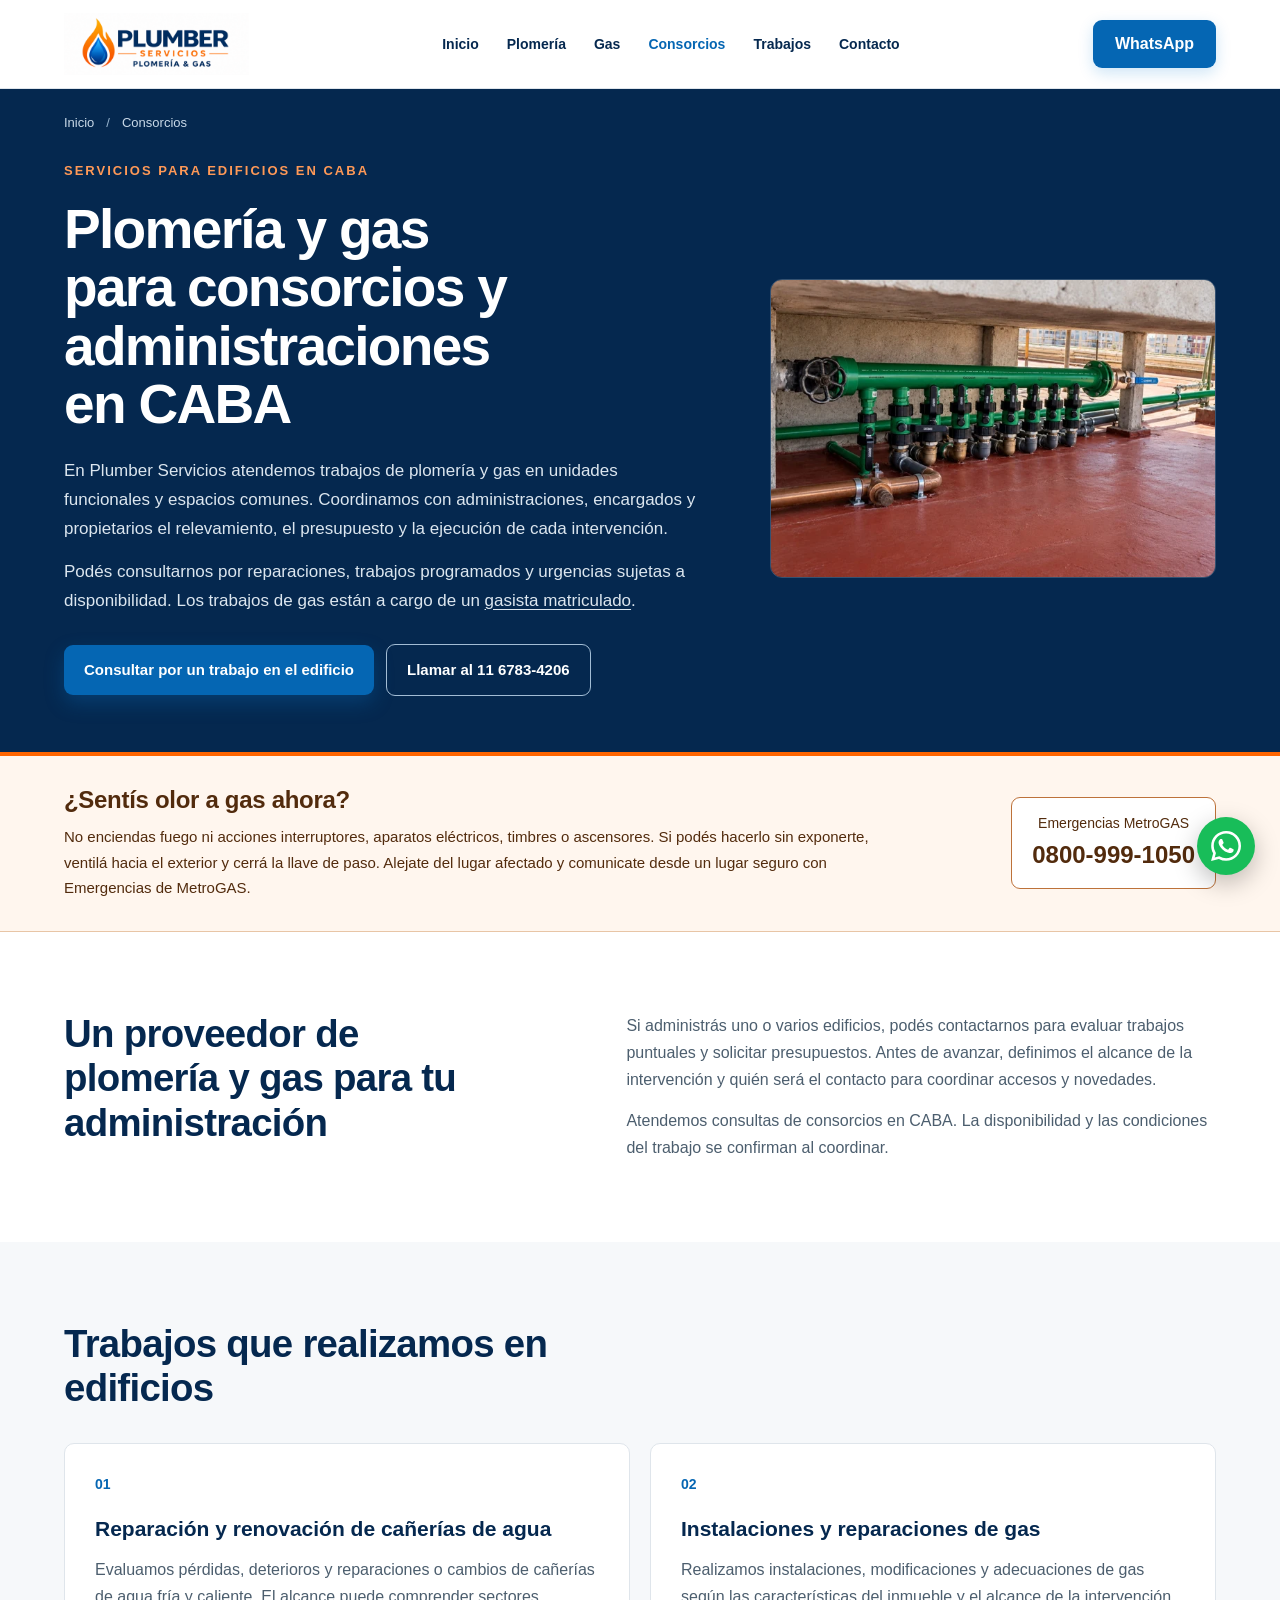
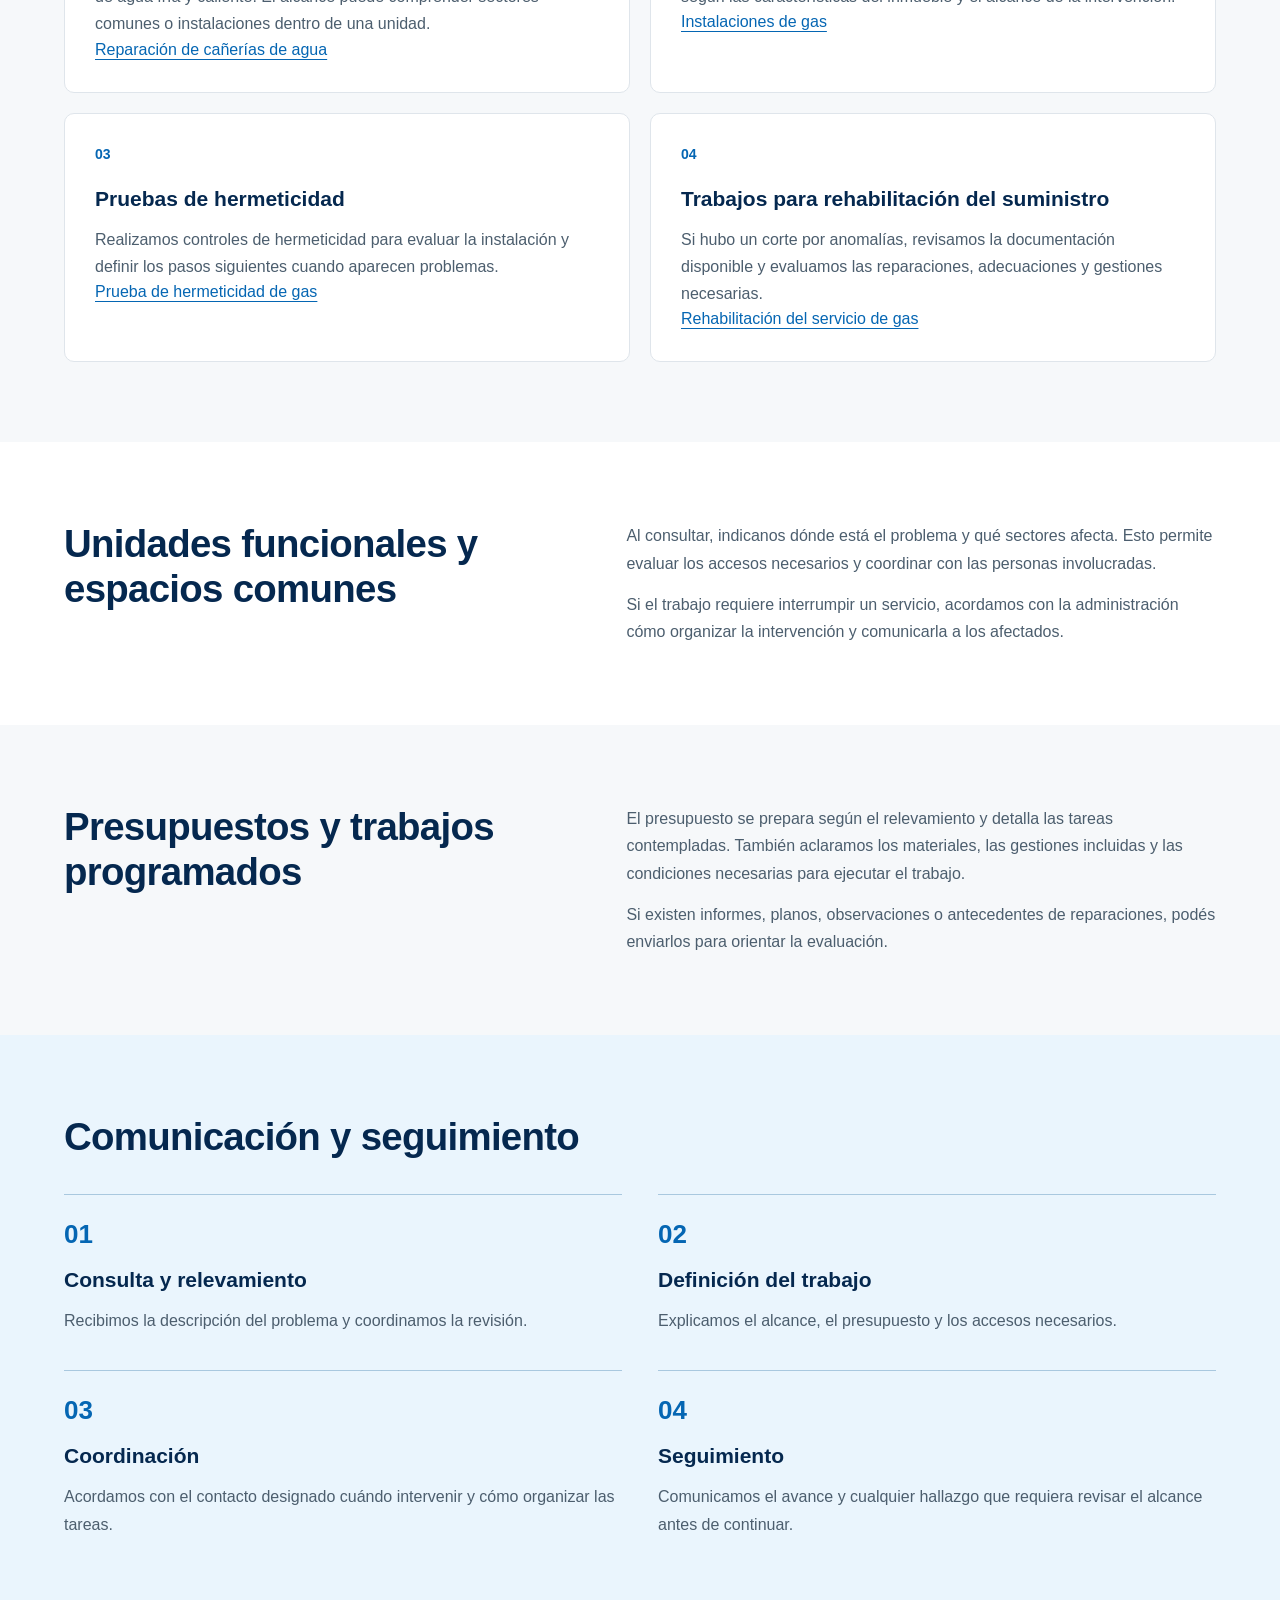
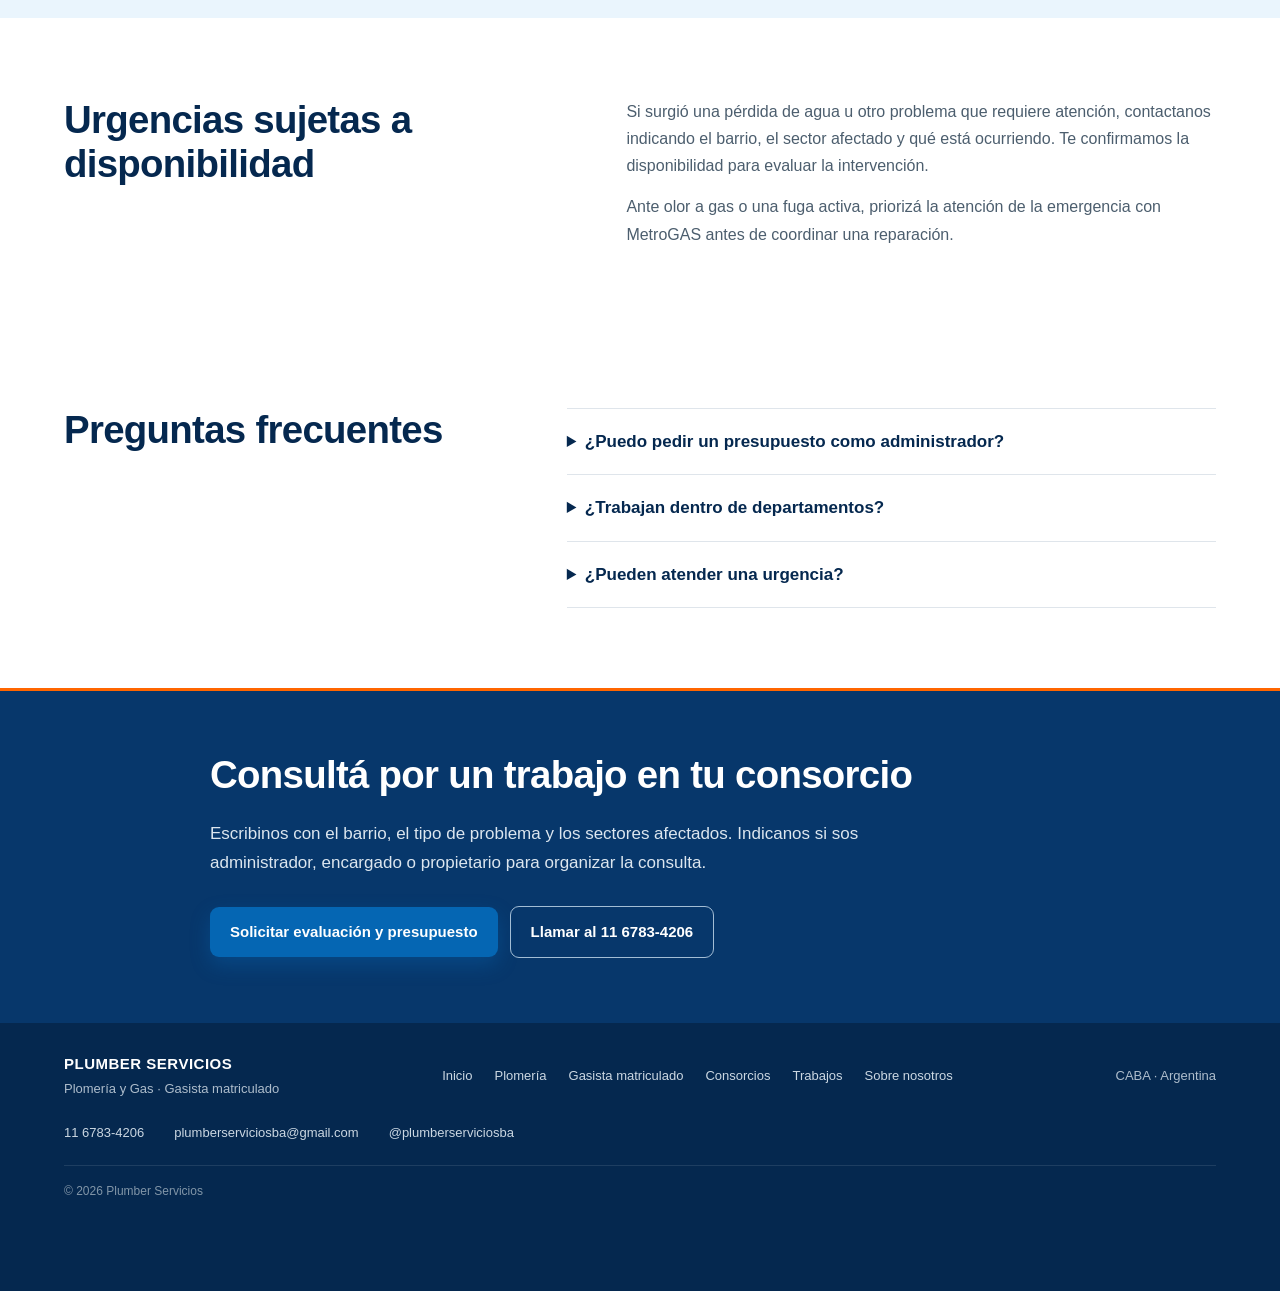
<file: consorcios/index.html>
<!DOCTYPE html>
<html lang="es-AR">
<head>
<meta charset="UTF-8">
<meta name="viewport" content="width=device-width, initial-scale=1.0">
<title>Plomería y Gas para Consorcios en CABA | Plumber</title>
<meta name="description" content="Servicios de plomería y gas para consorcios y administraciones en CABA. Cañerías, hermeticidad, instalaciones, rehabilitación y gasista matriculado.">
<meta name="robots" content="index, follow">
<link rel="canonical" href="https://plumberservicios.com.ar/consorcios/">
<link rel="icon" type="image/png" href="/img/favicon.png">
<link rel="stylesheet" href="/styles.css?v=pilares-2">
<meta property="og:locale" content="es_AR">
<meta property="og:type" content="website">
<meta property="og:site_name" content="Plumber Servicios">
<meta property="og:title" content="Plomería y Gas para Consorcios en CABA | Plumber">
<meta property="og:description" content="Servicios de plomería y gas para consorcios y administraciones en CABA. Cañerías, hermeticidad, instalaciones, rehabilitación y gasista matriculado.">
<meta property="og:url" content="https://plumberservicios.com.ar/consorcios/">
<meta property="og:image" content="https://plumberservicios.com.ar/img/og-image.png">
<meta property="og:image:alt" content="Plumber Servicios - Plomería y Gas en CABA">
<script async src="https://www.googletagmanager.com/gtag/js?id=G-P6WXD3S7FX"></script>
<script>
window.dataLayer = window.dataLayer || [];
function gtag(){dataLayer.push(arguments);}
gtag('js', new Date());
gtag('config', 'G-P6WXD3S7FX');
</script>
<!-- SCHEMA: Service y BreadcrumbList; no es contenido visible. -->
<script type="application/ld+json">
{
  "@context": "https://schema.org",
  "@graph": [
    {
      "@type": "Service",
      "@id": "https://plumberservicios.com.ar/consorcios/#service",
      "name": "Plomería y gas para consorcios y administraciones en CABA",
      "serviceType": "Servicios de plomería y gas para consorcios",
      "description": "Servicios de plomería y gas para consorcios y administraciones en CABA. Cañerías, hermeticidad, instalaciones, rehabilitación y gasista matriculado.",
      "url": "https://plumberservicios.com.ar/consorcios/",
      "areaServed": {
        "@type": "City",
        "name": "Ciudad Autónoma de Buenos Aires"
      },
      "provider": {
        "@type": "Organization",
        "name": "Plumber Servicios",
        "url": "https://plumberservicios.com.ar/",
        "telephone": "+541167834206",
        "email": "plumberserviciosba@gmail.com",
        "logo": "https://plumberservicios.com.ar/img/logo-principal.png",
        "sameAs": [
          "https://www.instagram.com/plumberserviciosba/"
        ]
      }
    },
    {
      "@type": "BreadcrumbList",
      "itemListElement": [
        {
          "@type": "ListItem",
          "position": 1,
          "name": "Inicio",
          "item": "https://plumberservicios.com.ar/"
        },
        {
          "@type": "ListItem",
          "position": 2,
          "name": "Consorcios",
          "item": "https://plumberservicios.com.ar/consorcios/"
        }
      ],
      "@id": "https://plumberservicios.com.ar/consorcios/#breadcrumb"
    }
  ]
}
</script>

<!-- Ajustes mínimos exclusivos de esta landing; estilos generales en /styles.css. -->
<style>
.landing-consorcios .lp-breadcrumb ol { flex-wrap: wrap; row-gap: 8px; }
.landing-consorcios .lp-steps li > div { min-width: 0; }
.landing-consorcios .lp-steps li > span { flex-shrink: 0; }
.landing-consorcios .lp-hero-copy > p a { color: inherit; text-decoration: underline; text-underline-offset: 3px; }
/* Cuatro pasos: dos columnas en escritorio y una en pantallas pequeñas. */
@media (min-width: 781px) { .landing-consorcios .lp-steps { grid-template-columns: repeat(2, minmax(0, 1fr)); } }
</style>
</head>
<body class="landing-servicio landing-gas landing-consorcios" data-service="consorcios" data-whatsapp-message="Hola, me contacto desde la página de Plumber Servicios por un trabajo de plomería o gas en un consorcio de CABA.">
<a class="lp-skip" href="#contenido">Saltar al contenido</a>
<header class="header">
 <div class="container nav-container">
  <a href="/" class="logo"><img src="/img/logo-principal.png" alt="Plumber Servicios - Inicio" class="logo-img" width="500" height="166"></a>
  <nav class="nav" id="nav" aria-label="Navegación principal">
   <a href="/">Inicio</a><a href="/plomeria/">Plomería</a><a href="/gasista-matriculado/">Gas</a><a href="/consorcios/" aria-current="page">Consorcios</a><a href="/#trabajos">Trabajos</a><a href="#contacto">Contacto</a>
  </nav>
  <a href="https://wa.me/5491167834206?text=Hola%2C%20me%20contacto%20desde%20la%20p%C3%A1gina%20de%20Plumber%20Servicios%20por%20un%20trabajo%20de%20plomer%C3%ADa%20o%20gas%20en%20un%20consorcio%20de%20CABA." class="btn btn-header whatsapp-link" target="_blank" rel="noopener">WhatsApp</a>
  <button class="menu-toggle" id="menuToggle" type="button" aria-label="Abrir menú" aria-controls="nav" aria-expanded="false">☰</button>
 </div>
</header>
<main id="contenido" tabindex="-1">
 <section class="lp-hero" id="inicio" aria-labelledby="titulo">
  <div class="container">
   <!-- Breadcrumb visible: nav > ol > li. -->
   <nav class="lp-breadcrumb" aria-label="Ruta de navegación">
    <ol><li><a href="/">Inicio</a></li><li aria-current="page">Consorcios</li></ol>
   </nav>
   <div class="lp-hero-grid">
    <div class="lp-hero-copy">
     <span class="eyebrow">SERVICIOS PARA EDIFICIOS EN CABA</span>
     <h1 id="titulo">Plomería y gas para consorcios y administraciones en CABA</h1>
     <p>En Plumber Servicios atendemos trabajos de plomería y gas en unidades funcionales y espacios comunes. Coordinamos con administraciones, encargados y propietarios el relevamiento, el presupuesto y la ejecución de cada intervención.</p>
     <p>Podés consultarnos por reparaciones, trabajos programados y urgencias sujetas a disponibilidad. Los trabajos de gas están a cargo de un <a href="/gasista-matriculado/">gasista matriculado</a>.</p>
     <div class="lp-actions">
     <a href="https://wa.me/5491167834206?text=Hola%2C%20me%20contacto%20desde%20la%20p%C3%A1gina%20de%20Plumber%20Servicios%20por%20un%20trabajo%20de%20plomer%C3%ADa%20o%20gas%20en%20un%20consorcio%20de%20CABA." class="btn btn-primary whatsapp-link" target="_blank" rel="noopener">Consultar por un trabajo en el edificio</a>
     <a href="tel:+541167834206" class="btn lp-phone">Llamar al 11 6783-4206</a>
    </div>
    </div>
    <!-- Foto existente: WebP adaptable y JPG de respaldo. -->
    <figure class="lp-hero-photo"><picture>
 <source type="image/webp" srcset="/img/consorcios-plumber-640.webp 640w, /img/consorcios-plumber-1200.webp 1200w" sizes="(max-width: 780px) 90vw, 40vw">
 <img src="/img/consorcios-plumber.jpg" width="1536" height="1024" fetchpriority="high" alt="Cañerías y llaves de paso en una instalación de agua de un edificio" onerror="this.onerror=null;var source=this.parentElement.querySelector('source');if(source){source.remove();}this.src='/img/consorcios-plumber.jpg';">
</picture></figure>
   </div>
  </div>
 </section>

 <!-- SEGURIDAD: h2 + p + enlace telefónico externo, excluido de conversiones comerciales. -->
 <section class="gas-safety" id="seguridad" aria-labelledby="seguridad-titulo">
  <div class="container gas-safety-grid">
   <div>
    <h2 id="seguridad-titulo">¿Sentís olor a gas ahora?</h2>
    <p>No enciendas fuego ni acciones interruptores, aparatos eléctricos, timbres o ascensores. Si podés hacerlo sin exponerte, ventilá hacia el exterior y cerrá la llave de paso. Alejate del lugar afectado y comunicate desde un lugar seguro con Emergencias de MetroGAS.</p>
   </div>
   <a class="gas-emergency" href="tel:08009991050" data-contact-type="emergency" aria-label="Llamar a Emergencias MetroGAS al 0800-999-1050"><span>Emergencias MetroGAS</span><strong>0800-999-1050</strong></a>
  </div>
 </section>

<!-- Sección: h2 + párrafos p. -->
<section class="section " id="administraciones" aria-labelledby="administraciones-titulo">
 <div class="container lp-intro-grid"><h2 id="administraciones-titulo">Un proveedor de plomería y gas para tu administración</h2><div>
  <p>Si administrás uno o varios edificios, podés contactarnos para evaluar trabajos puntuales y solicitar presupuestos. Antes de avanzar, definimos el alcance de la intervención y quién será el contacto para coordinar accesos y novedades.</p>
  <p>Atendemos consultas de consorcios en CABA. La disponibilidad y las condiciones del trabajo se confirman al coordinar.</p>
 </div></div>
</section>
<!-- Servicios: h2; cada article contiene h3 + p + enlace a la landing específica. -->
<section class="section lp-services" id="trabajos-edificios" aria-labelledby="trabajos-titulo">
 <div class="container"><h2 id="trabajos-titulo">Trabajos que realizamos en edificios</h2><div class="lp-service-grid">
  <article class="lp-service"><span class="lp-number" aria-hidden="true">01</span><h3>Reparación y renovación de cañerías de agua</h3><p>Evaluamos pérdidas, deterioros y reparaciones o cambios de cañerías de agua fría y caliente. El alcance puede comprender sectores comunes o instalaciones dentro de una unidad.</p><a href="/reparacion-canerias-agua/">Reparación de cañerías de agua</a></article>
  <article class="lp-service"><span class="lp-number" aria-hidden="true">02</span><h3>Instalaciones y reparaciones de gas</h3><p>Realizamos instalaciones, modificaciones y adecuaciones de gas según las características del inmueble y el alcance de la intervención.</p><a href="/instalacion-gas/">Instalaciones de gas</a></article>
  <article class="lp-service"><span class="lp-number" aria-hidden="true">03</span><h3>Pruebas de hermeticidad</h3><p>Realizamos controles de hermeticidad para evaluar la instalación y definir los pasos siguientes cuando aparecen problemas.</p><a href="/prueba-hermeticidad-gas/">Prueba de hermeticidad de gas</a></article>
  <article class="lp-service"><span class="lp-number" aria-hidden="true">04</span><h3>Trabajos para rehabilitación del suministro</h3><p>Si hubo un corte por anomalías, revisamos la documentación disponible y evaluamos las reparaciones, adecuaciones y gestiones necesarias.</p><a href="/rehabilitacion-gas/">Rehabilitación del servicio de gas</a></article>
 </div></div>
</section>
<!-- Sección: h2 + párrafos p. -->
<section class="section " id="unidades-espacios-comunes" aria-labelledby="unidades-espacios-comunes-titulo">
 <div class="container lp-intro-grid"><h2 id="unidades-espacios-comunes-titulo">Unidades funcionales y espacios comunes</h2><div>
  <p>Al consultar, indicanos dónde está el problema y qué sectores afecta. Esto permite evaluar los accesos necesarios y coordinar con las personas involucradas.</p>
  <p>Si el trabajo requiere interrumpir un servicio, acordamos con la administración cómo organizar la intervención y comunicarla a los afectados.</p>
 </div></div>
</section>
<!-- Sección: h2 + párrafos p. -->
<section class="section lp-services" id="presupuestos" aria-labelledby="presupuestos-titulo">
 <div class="container lp-intro-grid"><h2 id="presupuestos-titulo">Presupuestos y trabajos programados</h2><div>
  <p>El presupuesto se prepara según el relevamiento y detalla las tareas contempladas. También aclaramos los materiales, las gestiones incluidas y las condiciones necesarias para ejecutar el trabajo.</p>
  <p>Si existen informes, planos, observaciones o antecedentes de reparaciones, podés enviarlos para orientar la evaluación.</p>
 </div></div>
</section>
<!-- Proceso: h2 + lista ordenada ol/li; cada paso contiene h3 + p. -->
<section class="section lp-process" id="comunicacion" aria-labelledby="proceso-titulo">
 <div class="container"><h2 id="proceso-titulo">Comunicación y seguimiento</h2><ol class="lp-steps">
  <li><span aria-hidden="true">01</span><div><h3>Consulta y relevamiento</h3><p>Recibimos la descripción del problema y coordinamos la revisión.</p></div></li>
  <li><span aria-hidden="true">02</span><div><h3>Definición del trabajo</h3><p>Explicamos el alcance, el presupuesto y los accesos necesarios.</p></div></li>
  <li><span aria-hidden="true">03</span><div><h3>Coordinación</h3><p>Acordamos con el contacto designado cuándo intervenir y cómo organizar las tareas.</p></div></li>
  <li><span aria-hidden="true">04</span><div><h3>Seguimiento</h3><p>Comunicamos el avance y cualquier hallazgo que requiera revisar el alcance antes de continuar.</p></div></li>
 </ol></div>
</section>
<!-- Sección: h2 + párrafos p. -->
<section class="section " id="urgencias" aria-labelledby="urgencias-titulo">
 <div class="container lp-intro-grid"><h2 id="urgencias-titulo">Urgencias sujetas a disponibilidad</h2><div>
  <p>Si surgió una pérdida de agua u otro problema que requiere atención, contactanos indicando el barrio, el sector afectado y qué está ocurriendo. Te confirmamos la disponibilidad para evaluar la intervención.</p>
  <p>Ante olor a gas o una fuga activa, priorizá la atención de la emergencia con MetroGAS antes de coordinar una reparación.</p>
 </div></div>
</section>
<!-- FAQ: h2; preguntas summary dentro de details; respuestas p. -->
<section class="section lp-faq" id="preguntas-frecuentes" aria-labelledby="faq-titulo">
 <div class="container lp-faq-grid"><h2 id="faq-titulo">Preguntas frecuentes</h2><div>
  <details><summary>¿Puedo pedir un presupuesto como administrador?</summary><p>Sí. Envianos la ubicación del edificio, una descripción del trabajo y el contacto de la persona que facilitará el acceso. Si tenés fotos o documentación, podés adjuntarlas.</p></details>
  <details><summary>¿Trabajan dentro de departamentos?</summary><p>Sí. Evaluamos trabajos en unidades funcionales y espacios comunes. La coordinación se define según el sector afectado y las personas involucradas.</p></details>
  <details><summary>¿Pueden atender una urgencia?</summary><p>Podés consultarnos. La atención está sujeta a disponibilidad, que se confirma al momento del contacto.</p></details>
 </div></div>
</section>
 <!-- CONTACTO FINAL: h2 + p + enlaces a WhatsApp y teléfono. -->
 <section class="contact lp-contact" id="contacto" aria-labelledby="contacto-titulo">
  <div class="container">
   <h2 id="contacto-titulo">Consultá por un trabajo en tu consorcio</h2>
   <p>Escribinos con el barrio, el tipo de problema y los sectores afectados. Indicanos si sos administrador, encargado o propietario para organizar la consulta.</p>
   <div class="lp-actions">
     <a href="https://wa.me/5491167834206?text=Hola%2C%20me%20contacto%20desde%20la%20p%C3%A1gina%20de%20Plumber%20Servicios%20por%20un%20trabajo%20de%20plomer%C3%ADa%20o%20gas%20en%20un%20consorcio%20de%20CABA." class="btn btn-primary whatsapp-link" target="_blank" rel="noopener">Solicitar evaluación y presupuesto</a>
     <a href="tel:+541167834206" class="btn lp-phone">Llamar al 11 6783-4206</a>
    </div>
  </div>
 </section>
</main>
<footer class="footer"><div class="container footer-content"><div class="footer-brand"><strong>PLUMBER SERVICIOS</strong><span>Plomería y Gas · Gasista matriculado</span></div><nav class="footer-links" aria-label="Enlaces del pie"><a href="/">Inicio</a><a href="/plomeria/">Plomería</a><a href="/gasista-matriculado/">Gasista matriculado</a><a href="/consorcios/" aria-current="page">Consorcios</a><a href="/#trabajos">Trabajos</a><a href="/#nosotros">Sobre nosotros</a></nav><div class="footer-location">CABA · Argentina</div></div><div class="container lp-footer-contact"><a href="tel:+541167834206">11 6783-4206</a><a href="mailto:plumberserviciosba@gmail.com">plumberserviciosba@gmail.com</a><a href="https://www.instagram.com/plumberserviciosba/" target="_blank" rel="noopener">@plumberserviciosba</a></div><div class="container footer-bottom"><p>© 2026 Plumber Servicios</p></div></footer>
<a
    href="https://wa.me/5491167834206?text=Hola%2C%20me%20contacto%20desde%20la%20p%C3%A1gina%20de%20Plumber%20Servicios%20por%20un%20trabajo%20de%20plomer%C3%ADa%20o%20gas%20en%20un%20consorcio%20de%20CABA."
    class="floating-whatsapp whatsapp-link"
    target="_blank"
    rel="noopener"
    aria-label="Contactar por WhatsApp"
>
    <svg
        class="whatsapp-icon"
        viewBox="0 0 24 24"
        aria-hidden="true"
    >
        <path d="M20.52 3.48A11.8 11.8 0 0 0 12.08 0C5.5 0 .15 5.35.15 11.93c0 2.1.55 4.15 1.6 5.95L.05 24l6.27-1.64a11.9 11.9 0 0 0 5.75 1.47h.01C18.65 23.83 24 18.48 24 11.9c0-3.18-1.24-6.17-3.48-8.42ZM12.08 21.8h-.01a9.86 9.86 0 0 1-5.03-1.38l-.36-.21-3.72.98.99-3.63-.23-.37a9.87 9.87 0 0 1-1.52-5.26c0-5.45 4.43-9.88 9.89-9.88a9.82 9.82 0 0 1 6.99 2.9 9.82 9.82 0 0 1 2.89 6.98c-.01 5.44-4.44 9.87-9.89 9.87Zm5.42-7.4c-.3-.15-1.76-.87-2.03-.97-.27-.1-.47-.15-.67.15-.2.3-.77.97-.94 1.17-.17.2-.35.22-.64.07-.3-.15-1.25-.46-2.38-1.47a8.92 8.92 0 0 1-1.65-2.05c-.17-.3-.02-.46.13-.61.13-.13.3-.35.44-.52.15-.17.2-.3.3-.5.1-.2.05-.37-.02-.52-.08-.15-.67-1.61-.92-2.2-.24-.58-.49-.5-.67-.51h-.57c-.2 0-.52.07-.79.37-.27.3-1.04 1.02-1.04 2.48s1.07 2.88 1.21 3.08c.15.2 2.1 3.2 5.08 4.49.71.3 1.26.49 1.7.63.71.23 1.36.2 1.87.12.57-.09 1.76-.72 2.01-1.41.25-.7.25-1.3.17-1.42-.07-.13-.27-.2-.57-.35Z"/>
    </svg>
</a>
<script src="/script.js?v=pilares-2" defer></script>
</body>
</html>
</file>
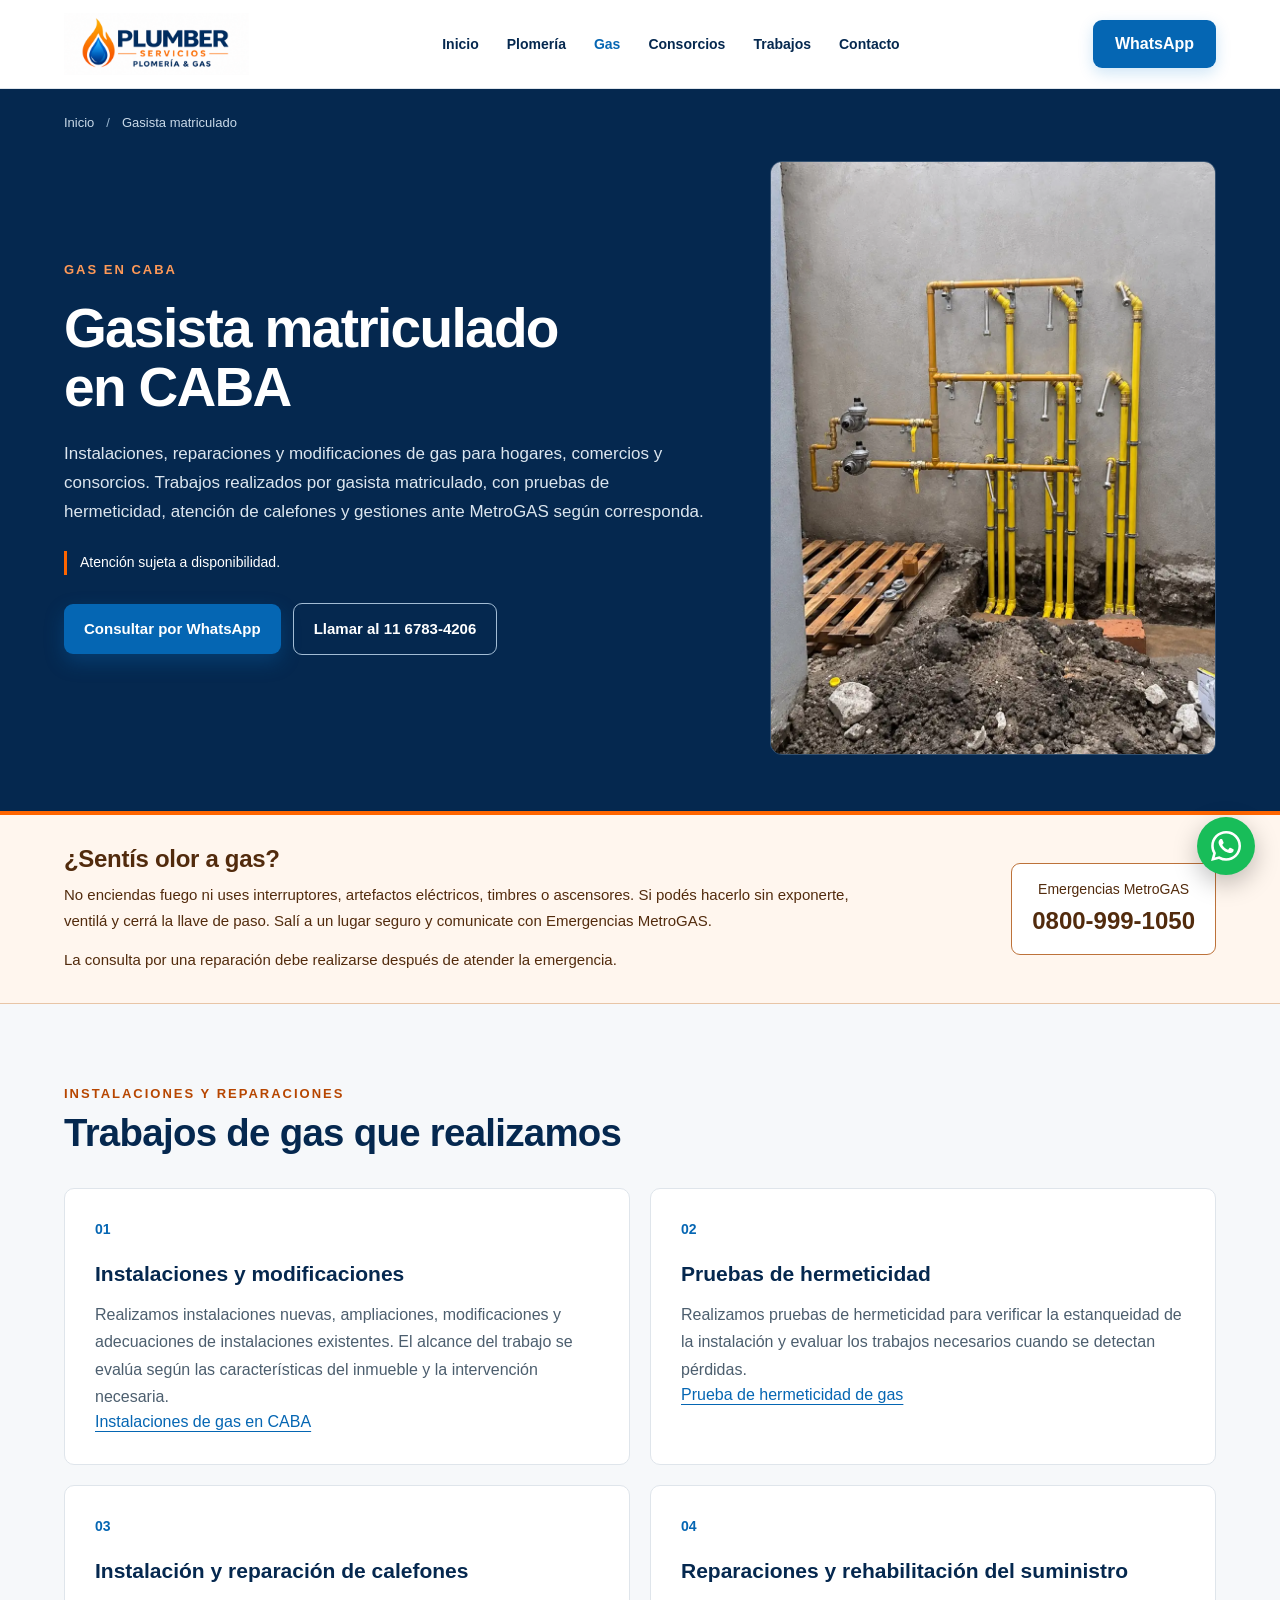
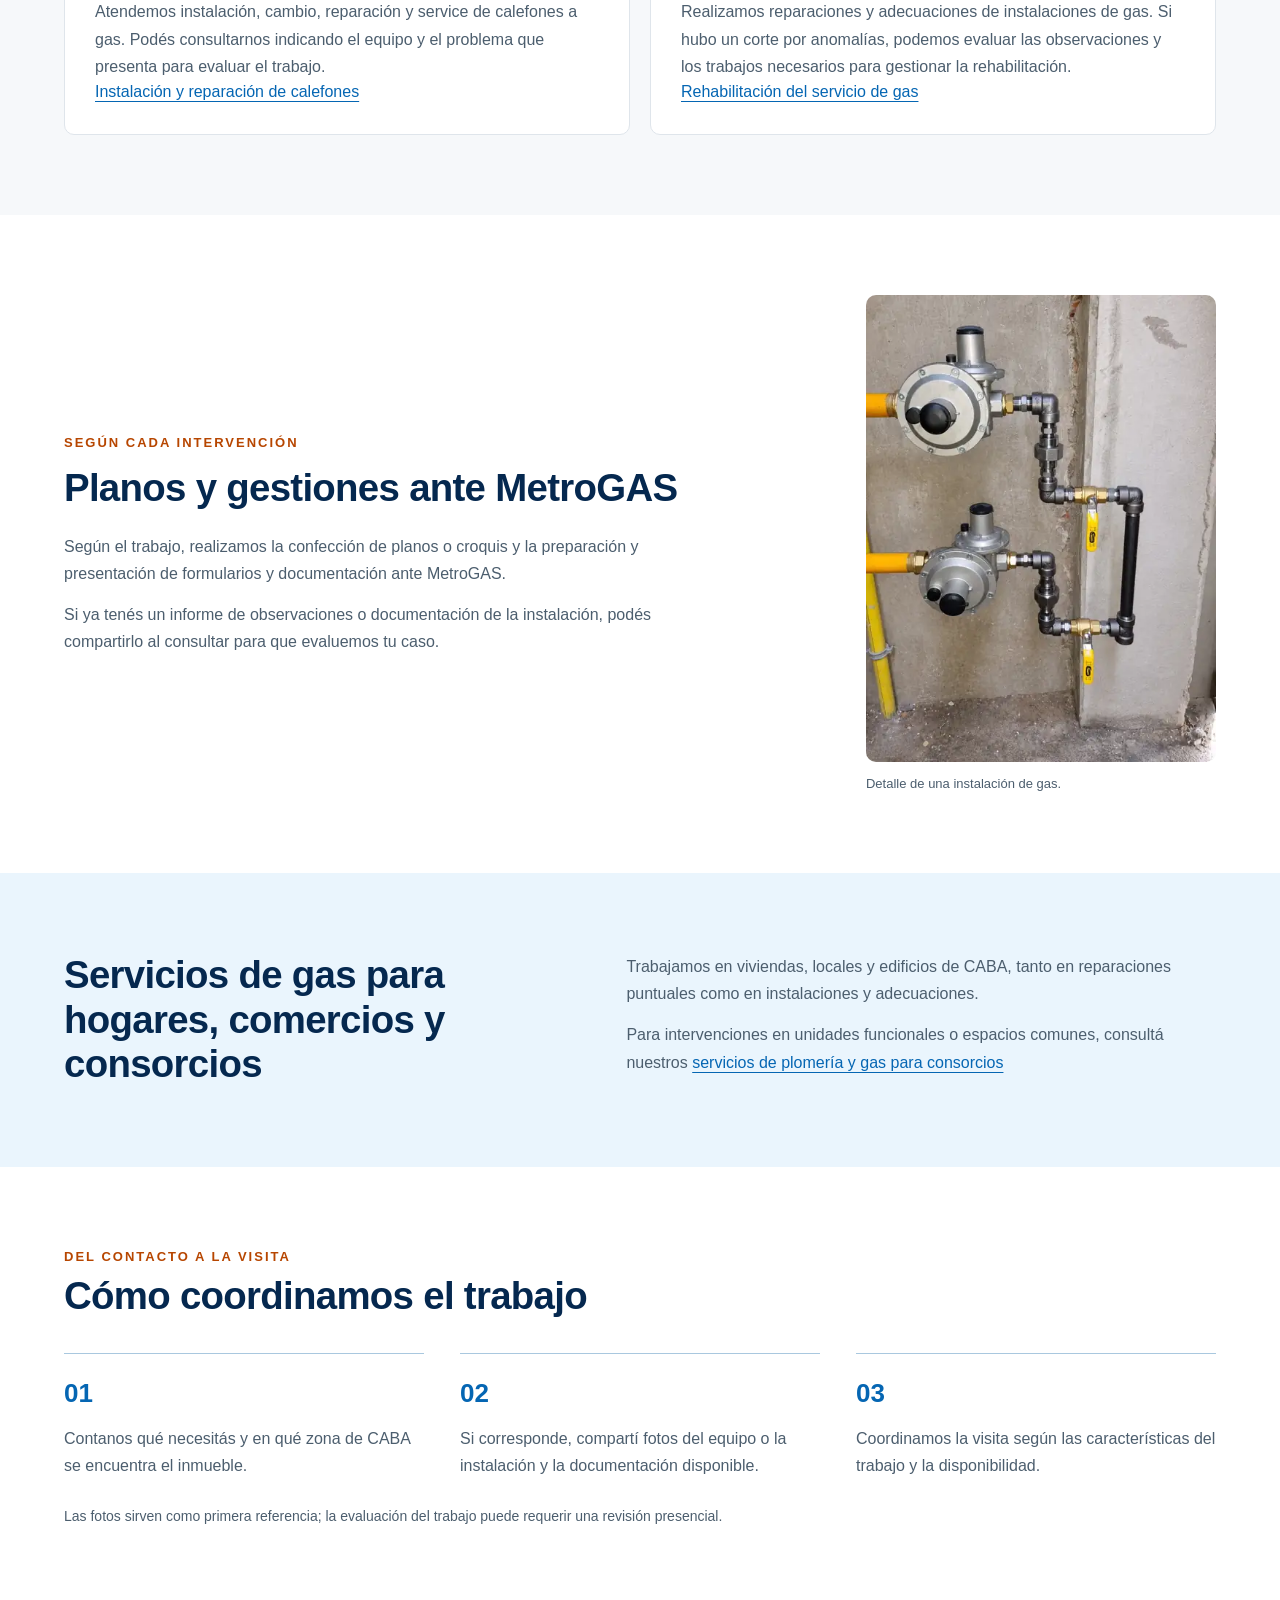
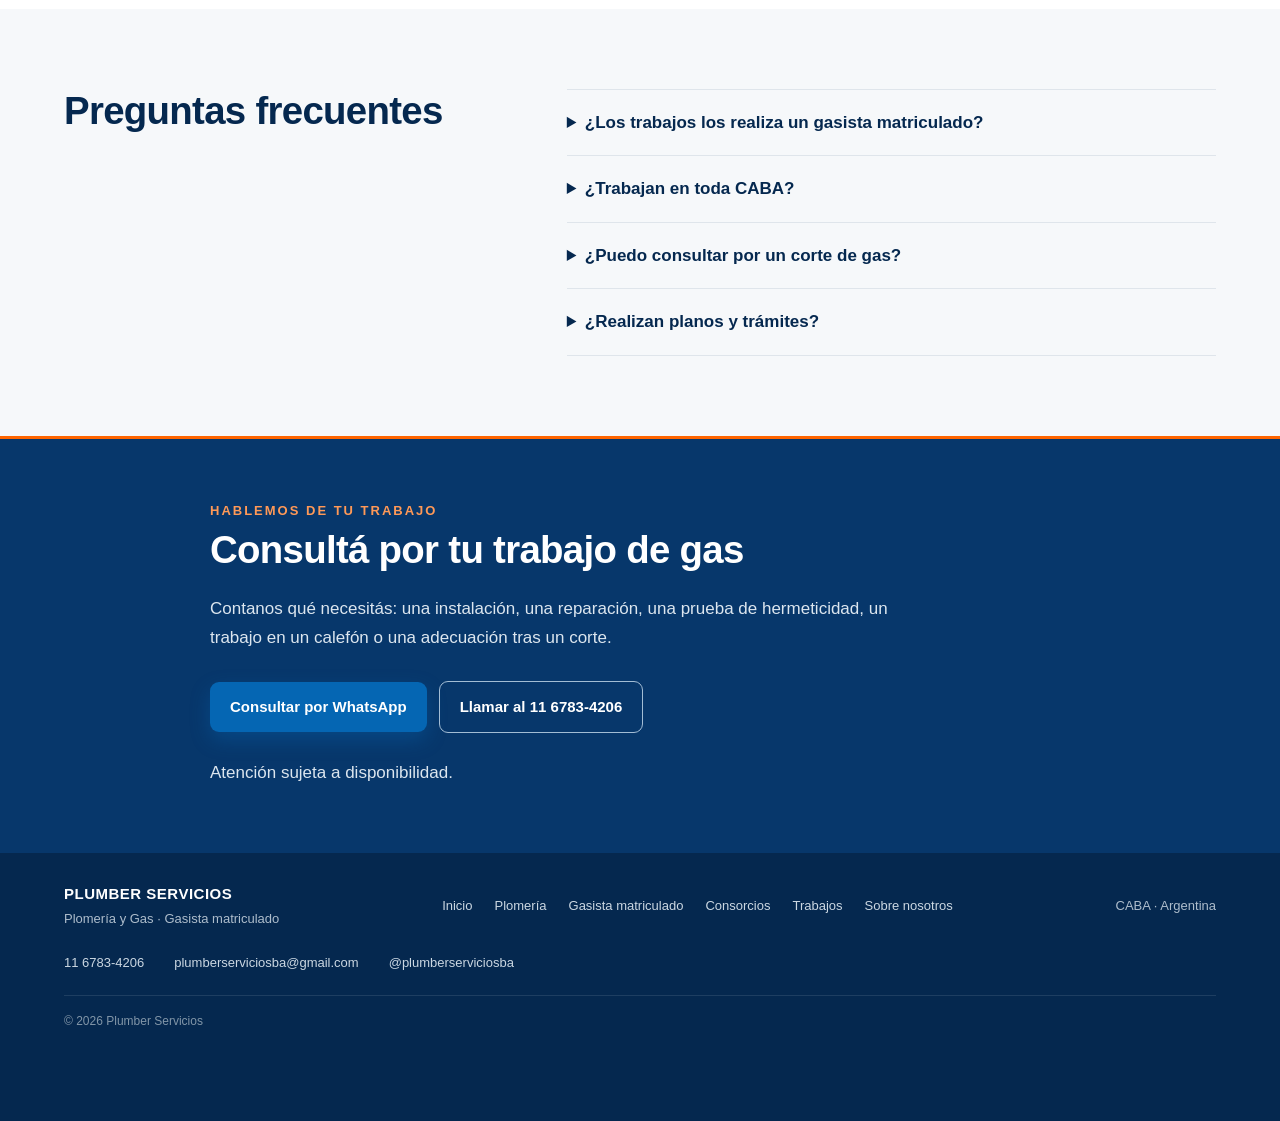
<file: gasista-matriculado/index.html>
<!DOCTYPE html>
<html lang="es-AR">

<head>
  <meta charset="UTF-8">
  <meta name="viewport" content="width=device-width, initial-scale=1.0">
  <title>Gasista Matriculado en CABA | Plumber Servicios</title>
  <meta name="description"
    content="Gasista matriculado CABA. Instalaciones, hermeticidad, calefones, planos y gestiones ante MetroGAS según corresponda.">
  <meta name="robots" content="index, follow">
  <link rel="canonical" href="https://plumberservicios.com.ar/gasista-matriculado/">
  <link rel="icon" type="image/png" href="/img/favicon.png">
  <link rel="stylesheet" href="/styles.css?v=pilares-2">
  <meta property="og:locale" content="es_AR">
  <meta property="og:type" content="website">
  <meta property="og:site_name" content="Plumber Servicios">
  <meta property="og:title" content="Gasista Matriculado en CABA | Plumber Servicios">
  <meta property="og:description"
    content="Gasista matriculado en CABA. Instalaciones, hermeticidad, calefones, planos y gestiones ante MetroGAS según corresponda.">
  <meta property="og:url" content="https://plumberservicios.com.ar/gasista-matricul sado/">
  <meta property="og:image" content="https://plumberservicios.com.ar/img/og-image.png">
  <meta property="og:image:alt" content="Plumber Servicios - Plomería y Gas en CABA">
  <script async src="https://www.googletagmanager.com/gtag/js?id=G-P6WXD3S7FX"></script>
  <script>
    window.dataLayer = window.dataLayer || [];
    function gtag() { dataLayer.push(arguments); }
    gtag('js', new Date());
    gtag('config', 'G-P6WXD3S7FX');
  </script>
  <script type="application/ld+json">
{
  "@context": "https://schema.org",
  "@graph": [
    {
      "@type": "Service",
      "@id": "https://plumberservicios.com.ar/gasista-matriculado/#service",
      "name": "Servicio de gasista matriculado en CABA",
      "serviceType": "Instalaciones y reparaciones de gas",
      "description": "Gasista matriculado en CABA. Instalaciones, hermeticidad, calefones, planos y gestiones ante MetroGAS según corresponda.",
      "url": "https://plumberservicios.com.ar/gasista-matriculado/",
      "areaServed": {
        "@type": "City",
        "name": "Ciudad Autónoma de Buenos Aires"
      },
      "provider": {
        "@type": "Organization",
        "name": "Plumber Servicios",
        "url": "https://plumberservicios.com.ar/",
        "telephone": "+541167834206",
        "email": "plumberserviciosba@gmail.com",
        "logo": "https://plumberservicios.com.ar/img/logo-principal.png",
        "sameAs": [
          "https://www.instagram.com/plumberserviciosba/"
        ]
      }
    },
    {
      "@type": "BreadcrumbList",
      "itemListElement": [
        {
          "@type": "ListItem",
          "position": 1,
          "name": "Inicio",
          "item": "https://plumberservicios.com.ar/"
        },
        {
          "@type": "ListItem",
          "position": 2,
          "name": "Gasista matriculado",
          "item": "https://plumberservicios.com.ar/gasista-matriculado/"
        }
      ]
    }
  ]
}
</script>
</head>

<body class="landing-servicio landing-gas" data-service="gasista_matriculado"
  data-whatsapp-message="Hola, me contacto desde la página de Plumber Servicios para consultar por un trabajo de gas en CABA.">
  <a class="lp-skip" href="#contenido">Saltar al contenido</a>
  <header class="header">
    <div class="container nav-container">
      <a href="/" class="logo"><img src="/img/logo-principal.png" alt="Plumber Servicios - Inicio" class="logo-img"
          width="500" height="166"></a>
      <nav class="nav" id="nav" aria-label="Navegación principal">
        <a href="/">Inicio</a><a href="/plomeria/">Plomería</a><a href="/gasista-matriculado/"
          aria-current="page">Gas</a><a href="/consorcios/">Consorcios</a><a href="/#trabajos">Trabajos</a><a
          href="#contacto">Contacto</a>
      </nav>
      <a href="https://wa.me/5491167834206?text=Hola%2C%20me%20contacto%20desde%20la%20p%C3%A1gina%20de%20Plumber%20Servicios%20para%20consultar%20por%20un%20trabajo%20de%20gas%20en%20CABA."
        class="btn btn-header whatsapp-link" target="_blank" rel="noopener">WhatsApp</a>
      <button class="menu-toggle" id="menuToggle" type="button" aria-label="Abrir menú" aria-controls="nav"
        aria-expanded="false">☰</button>
    </div>
  </header>
  <main id="contenido" tabindex="-1">
    <section class="lp-hero" id="inicio" aria-labelledby="titulo">
      <div class="container">
        <nav class="lp-breadcrumb" aria-label="Ruta de navegación">
          <ol>
            <li><a href="/">Inicio</a></li>
            <li aria-current="page">Gasista matriculado</li>
          </ol>
        </nav>
        <div class="lp-hero-grid">
          <div class="lp-hero-copy">
            <span class="eyebrow">GAS EN CABA</span>
            <h1 id="titulo">Gasista matriculado en CABA</h1>
            <p>Instalaciones, reparaciones y modificaciones de gas para hogares, comercios y consorcios. Trabajos
              realizados por gasista matriculado, con pruebas de hermeticidad, atención de calefones y gestiones ante
              MetroGAS según corresponda.</p>
            <p class="lp-availability">Atención sujeta a disponibilidad.</p>
            <div class="lp-actions"><a
                href="https://wa.me/5491167834206?text=Hola%2C%20me%20contacto%20desde%20la%20p%C3%A1gina%20de%20Plumber%20Servicios%20para%20consultar%20por%20un%20trabajo%20de%20gas%20en%20CABA."
                class="btn btn-primary whatsapp-link" target="_blank" rel="noopener">Consultar por WhatsApp</a><a
                class="btn lp-phone" href="tel:+541167834206">Llamar al 11 6783-4206</a></div>
          </div>
          <figure class="lp-hero-photo">
            <picture>
              <source type="image/webp"
                srcset="/img/gasista-instalacion-480.webp 480w, /img/gasista-instalacion-900.webp 900w"
                sizes="(max-width: 780px) 90vw, 40vw">
              <img src="/img/gasista-instalacion.jpg" width="900" height="1200" fetchpriority="high"
                alt="Cañerías y conexiones de gas en una instalación en obra"
                onerror="this.onerror=null;this.parentElement.querySelector('source').remove();this.src='/img/gasista-instalacion.jpg';">
            </picture>
          </figure>
        </div>
      </div>
    </section>
    <section class="gas-safety" id="seguridad" aria-labelledby="seguridad-titulo">
      <div class="container gas-safety-grid">
        <div>
          <h2 id="seguridad-titulo">¿Sentís olor a gas?</h2>
          <p>No enciendas fuego ni uses interruptores, artefactos eléctricos, timbres o ascensores. Si podés hacerlo sin
            exponerte, ventilá y cerrá la llave de paso. Salí a un lugar seguro y comunicate con Emergencias MetroGAS.
          </p>
          <p>La consulta por una reparación debe realizarse después de atender la emergencia.</p>
        </div>
        <a class="gas-emergency" href="tel:08009991050" data-contact-type="emergency"
          aria-label="Llamar a Emergencias MetroGAS al 0800-999-1050"><span>Emergencias
            MetroGAS</span><strong>0800-999-1050</strong></a>
      </div>
    </section>
    <section class="section lp-services" id="servicios-gas">
      <div class="container">
        <span class="eyebrow blue">INSTALACIONES Y REPARACIONES</span>
        <h2>Trabajos de gas que realizamos</h2>
        <div class="lp-service-grid">
          <article class="lp-service"><span class="lp-number" aria-hidden="true">01</span>
            <h3>Instalaciones y modificaciones</h3>
            <p>Realizamos instalaciones nuevas, ampliaciones, modificaciones y adecuaciones de instalaciones existentes.
              El alcance del trabajo se evalúa según las características del inmueble y la intervención necesaria.</p><a
              href="/instalacion-gas/">Instalaciones de gas en CABA</a>
          </article>
          <article class="lp-service">
            <span class="lp-number" aria-hidden="true">02</span>
            <h3>Pruebas de hermeticidad</h3>
            <p>
              Realizamos pruebas de hermeticidad para verificar la estanqueidad
              de la instalación y evaluar los trabajos necesarios cuando se
              detectan pérdidas.
            </p>
            <a href="/prueba-hermeticidad-gas/">
              Prueba de hermeticidad de gas
            </a>
          </article>
          <article class="lp-service"><span class="lp-number" aria-hidden="true">03</span>
            <h3>Instalación y reparación de calefones</h3>
            <p>Atendemos instalación, cambio, reparación y service de calefones a gas. Podés consultarnos indicando el
              equipo y el problema que presenta para evaluar el trabajo.</p><a href="/calefones/">Instalación y
              reparación de calefones</a>
          </article>
          <article class="lp-service"><span class="lp-number" aria-hidden="true">04</span>
            <h3>Reparaciones y rehabilitación del suministro</h3>
            <p>Realizamos reparaciones y adecuaciones de instalaciones de gas. Si hubo un corte por anomalías, podemos
              evaluar las observaciones y los trabajos necesarios para gestionar la rehabilitación.</p>
            <!-- Activar al publicar /rehabilitacion-gas/: <a href="/rehabilitacion-gas/">Rehabilitación del servicio de gas</a> --><a
              href="/rehabilitacion-gas/">Rehabilitación del servicio de gas</a>
          </article>
        </div>
      </div>
    </section>
    <section class="section" id="planos-gestiones">
      <div class="container gas-docs-grid">
        <div><span class="eyebrow blue">SEGÚN CADA INTERVENCIÓN</span>
          <h2>Planos y gestiones ante MetroGAS</h2>
          <p>Según el trabajo, realizamos la confección de planos o croquis y la preparación y presentación de
            formularios y documentación ante MetroGAS.</p>
          <p>Si ya tenés un informe de observaciones o documentación de la instalación, podés compartirlo al consultar
            para que evaluemos tu caso.</p>
        </div>
        <figure>
          <picture>
            <source type="image/webp"
              srcset="/img/gasista-reguladores-480.webp 480w, /img/gasista-reguladores-900.webp 900w"
              sizes="(max-width: 780px) 90vw, 350px">
            <img src="/img/gasista-reguladores.jpg" width="900" height="1200" loading="lazy" decoding="async"
              alt="Detalle de reguladores, conexiones y llaves en una instalación de gas"
              onerror="this.onerror=null;this.parentElement.querySelector('source').remove();this.src='/img/gasista-reguladores.jpg';">
          </picture>
          <figcaption>Detalle de una instalación de gas.</figcaption>
        </figure>
      </div>
    </section>
    <section class="section lp-process" id="consorcios">
      <div class="container lp-intro-grid">
        <h2>Servicios de gas para hogares, comercios y consorcios</h2>
        <div>
          <p>Trabajamos en viviendas, locales y edificios de CABA, tanto en reparaciones puntuales como en instalaciones
            y adecuaciones.</p>
          <p>Para intervenciones en unidades funcionales o espacios comunes, consultá nuestros
            <!-- Activar al publicar /consorcios/: <a href="/consorcios/">servicios de plomería y gas para consorcios</a> --><a
              href="/consorcios/">servicios de plomería y gas para consorcios</a></p>
        </div>
      </div>
    </section>
    <section class="section" id="como-trabajamos">
      <div class="container"><span class="eyebrow blue">DEL CONTACTO A LA VISITA</span>
        <h2>Cómo coordinamos el trabajo</h2>
        <ol class="lp-steps">
          <li><span aria-hidden="true">01</span>
            <p>Contanos qué necesitás y en qué zona de CABA se encuentra el inmueble.</p>
          </li>
          <li><span aria-hidden="true">02</span>
            <p>Si corresponde, compartí fotos del equipo o la instalación y la documentación disponible.</p>
          </li>
          <li><span aria-hidden="true">03</span>
            <p>Coordinamos la visita según las características del trabajo y la disponibilidad.</p>
          </li>
        </ol>
        <p class="lp-note">Las fotos sirven como primera referencia; la evaluación del trabajo puede requerir una
          revisión presencial.</p>
      </div>
    </section>
    <section class="section lp-faq lp-services" id="preguntas-frecuentes">
      <div class="container lp-faq-grid">
        <h2>Preguntas frecuentes</h2>
        <div>
          <details>
            <summary>¿Los trabajos los realiza un gasista matriculado?</summary>
            <p>Sí. Los trabajos de gas son realizados por gasista matriculado.</p>
          </details>
          <details>
            <summary>¿Trabajan en toda CABA?</summary>
            <p>Sí. Atendemos hogares, comercios y consorcios en la Ciudad Autónoma de Buenos Aires.</p>
          </details>
          <details>
            <summary>¿Puedo consultar por un corte de gas?</summary>
            <p>Sí. Si el corte está relacionado con anomalías en la instalación, podés enviarnos las observaciones
              recibidas para evaluar las reparaciones y gestiones correspondientes.</p>
          </details>
          <details>
            <summary>¿Realizan planos y trámites?</summary>
            <p>Sí. Realizamos planos, formularios y gestiones ante MetroGAS según lo que corresponda a cada
              intervención.</p>
          </details>
        </div>
      </div>
    </section>
    <section class="contact lp-contact" id="contacto">
      <div class="container"><span class="eyebrow">HABLEMOS DE TU TRABAJO</span>
        <h2>Consultá por tu trabajo de gas</h2>
        <p>Contanos qué necesitás: una instalación, una reparación, una prueba de hermeticidad, un trabajo en un calefón
          o una adecuación tras un corte.</p>
        <div class="lp-actions"><a
            href="https://wa.me/5491167834206?text=Hola%2C%20me%20contacto%20desde%20la%20p%C3%A1gina%20de%20Plumber%20Servicios%20para%20consultar%20por%20un%20trabajo%20de%20gas%20en%20CABA."
            class="btn btn-primary whatsapp-link" target="_blank" rel="noopener">Consultar por WhatsApp</a><a
            class="btn lp-phone" href="tel:+541167834206">Llamar al 11 6783-4206</a></div>
        <p class="lp-note">Atención sujeta a disponibilidad.</p>
      </div>
    </section>
  </main>
  <footer class="footer">
    <div class="container footer-content">
      <div class="footer-brand"><strong>PLUMBER SERVICIOS</strong><span>Plomería y Gas · Gasista matriculado</span>
      </div>
      <nav class="footer-links" aria-label="Enlaces del pie">
        <a href="/">Inicio</a>
        <a href="/plomeria/">Plomería</a>
        <a href="/gasista-matriculado/">Gasista matriculado</a>
        <a href="/consorcios/">Consorcios</a>
        <a href="/#trabajos">Trabajos</a>
        <a href="/#nosotros">Sobre nosotros</a>
    </nav>
      <div class="footer-location">CABA · Argentina</div>
    </div>
    <div class="container lp-footer-contact"><a href="tel:+541167834206">11 6783-4206</a><a
        href="mailto:plumberserviciosba@gmail.com">plumberserviciosba@gmail.com</a><a
        href="https://www.instagram.com/plumberserviciosba/" target="_blank" rel="noopener">@plumberserviciosba</a>
    </div>
    <div class="container footer-bottom">
      <p>© 2026 Plumber Servicios</p>
    </div>
  </footer>
  <a href="https://wa.me/5491167834206?text=Hola%2C%20me%20contacto%20desde%20la%20p%C3%A1gina%20de%20Plumber%20Servicios%20para%20consultar%20por%20un%20trabajo%20de%20gas%20en%20CABA."
    class="floating-whatsapp whatsapp-link" target="_blank" rel="noopener" aria-label="Contactar por WhatsApp">
    <svg class="whatsapp-icon" viewBox="0 0 24 24" aria-hidden="true">
      <path
        d="M20.52 3.48A11.8 11.8 0 0 0 12.08 0C5.5 0 .15 5.35.15 11.93c0 2.1.55 4.15 1.6 5.95L.05 24l6.27-1.64a11.9 11.9 0 0 0 5.75 1.47h.01C18.65 23.83 24 18.48 24 11.9c0-3.18-1.24-6.17-3.48-8.42ZM12.08 21.8h-.01a9.86 9.86 0 0 1-5.03-1.38l-.36-.21-3.72.98.99-3.63-.23-.37a9.87 9.87 0 0 1-1.52-5.26c0-5.45 4.43-9.88 9.89-9.88a9.82 9.82 0 0 1 6.99 2.9 9.82 9.82 0 0 1 2.89 6.98c-.01 5.44-4.44 9.87-9.89 9.87Zm5.42-7.4c-.3-.15-1.76-.87-2.03-.97-.27-.1-.47-.15-.67.15-.2.3-.77.97-.94 1.17-.17.2-.35.22-.64.07-.3-.15-1.25-.46-2.38-1.47a8.92 8.92 0 0 1-1.65-2.05c-.17-.3-.02-.46.13-.61.13-.13.3-.35.44-.52.15-.17.2-.3.3-.5.1-.2.05-.37-.02-.52-.08-.15-.67-1.61-.92-2.2-.24-.58-.49-.5-.67-.51h-.57c-.2 0-.52.07-.79.37-.27.3-1.04 1.02-1.04 2.48s1.07 2.88 1.21 3.08c.15.2 2.1 3.2 5.08 4.49.71.3 1.26.49 1.7.63.71.23 1.36.2 1.87.12.57-.09 1.76-.72 2.01-1.41.25-.7.25-1.3.17-1.42-.07-.13-.27-.2-.57-.35Z" />
    </svg>
  </a>
  <script src="/script.js?v=pilares-2" defer></script>
</body>

</html>
</file>
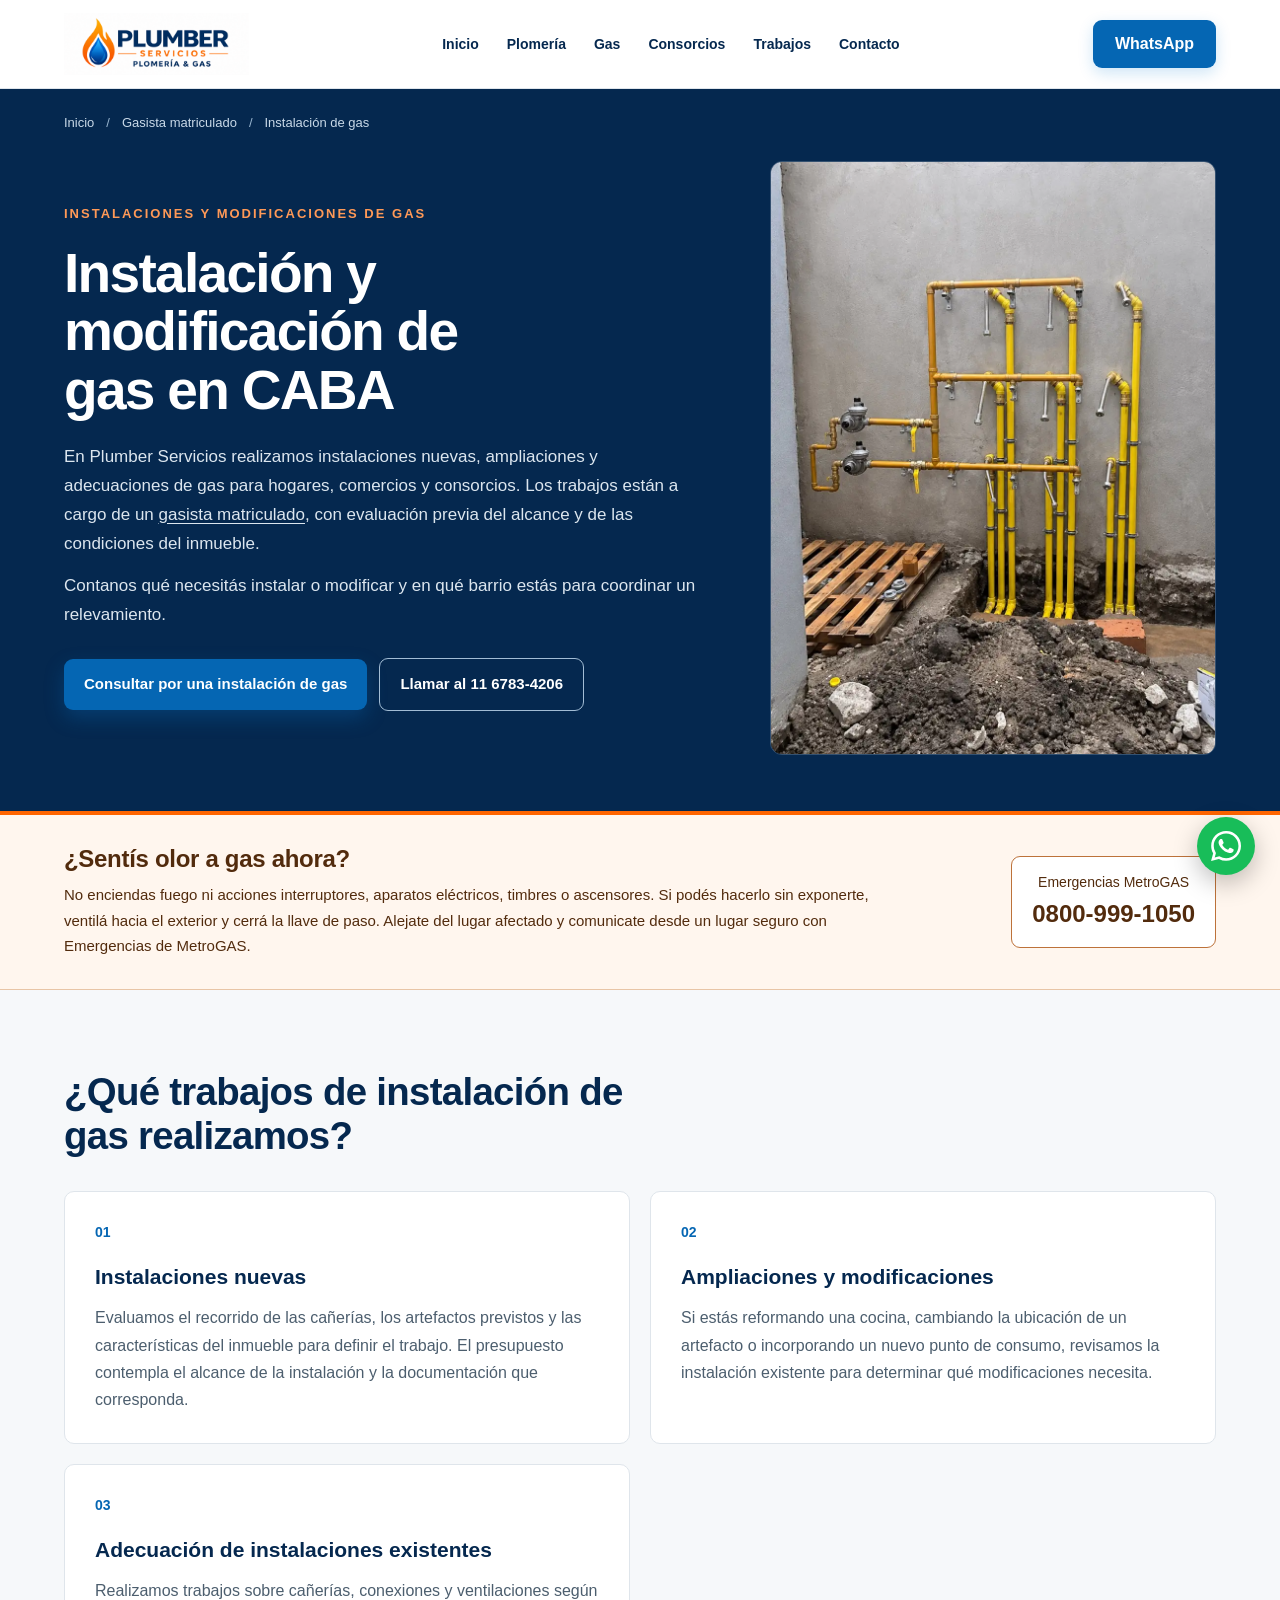
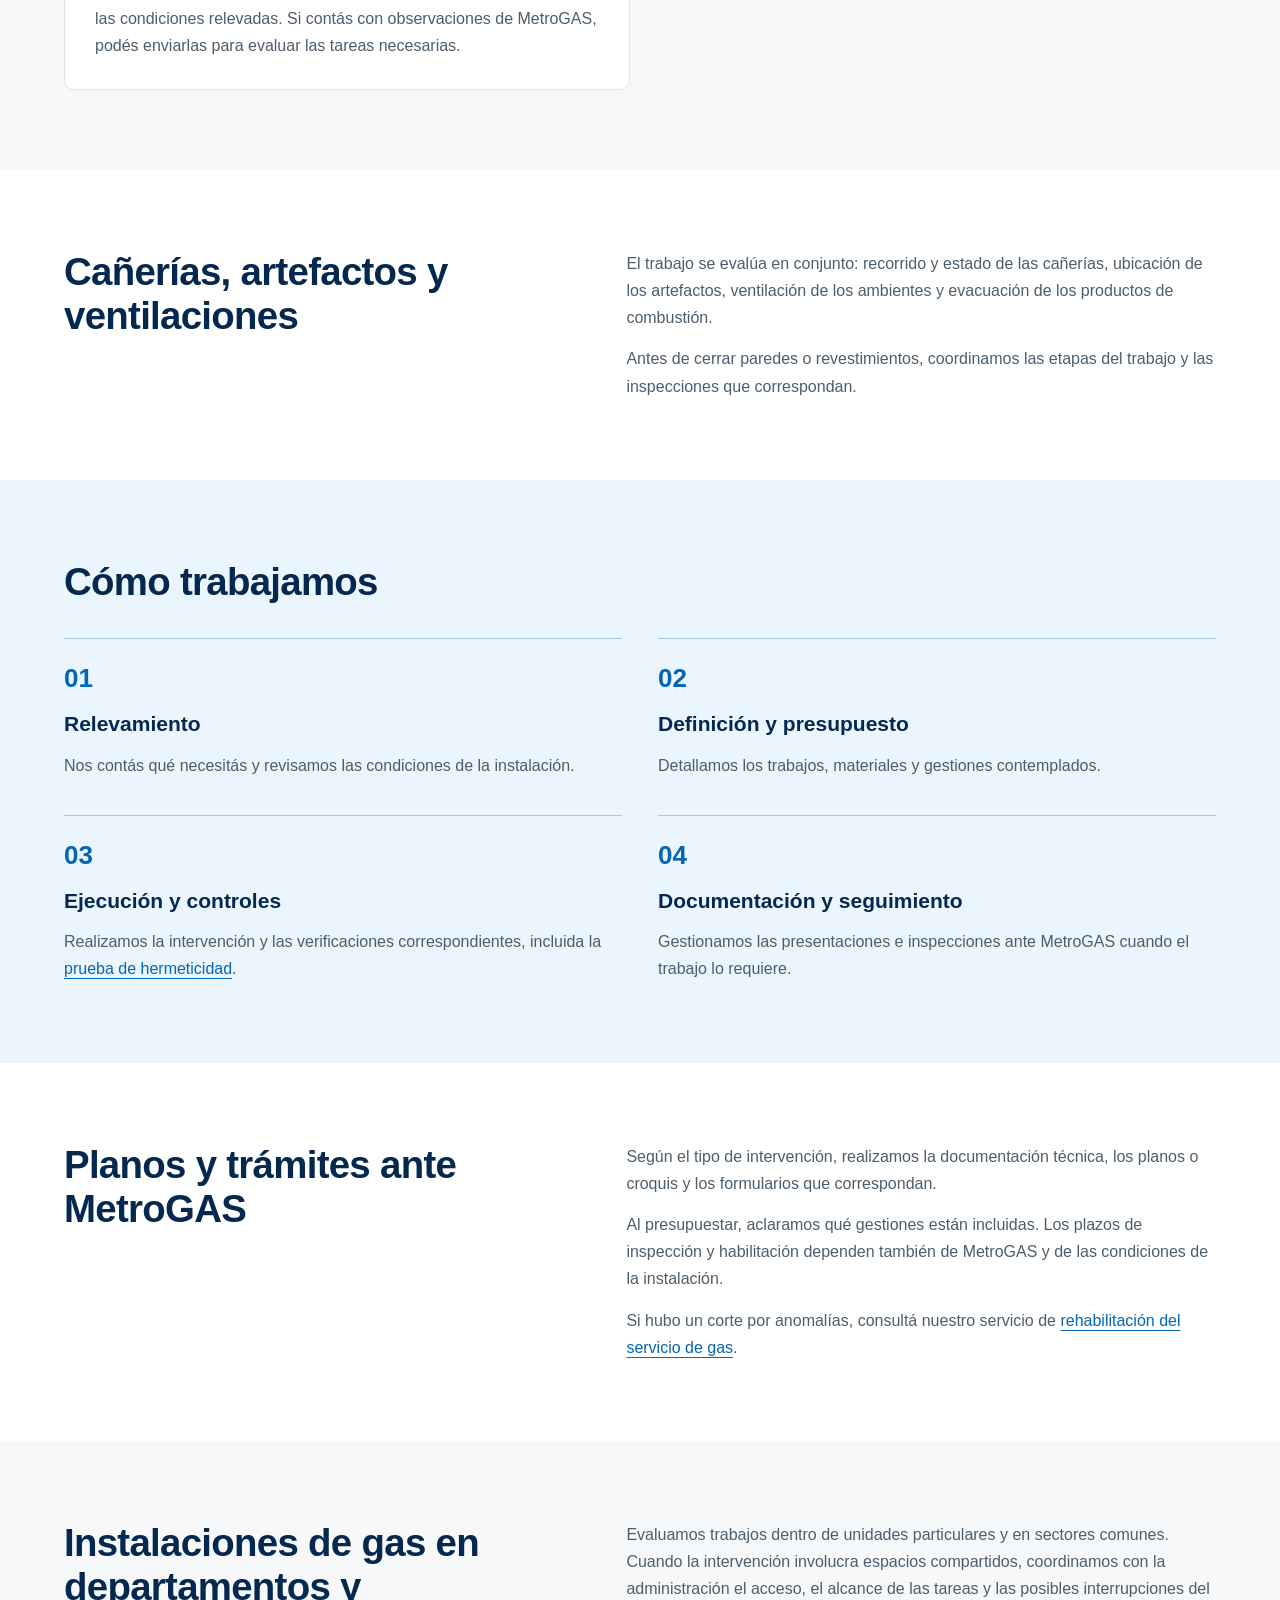
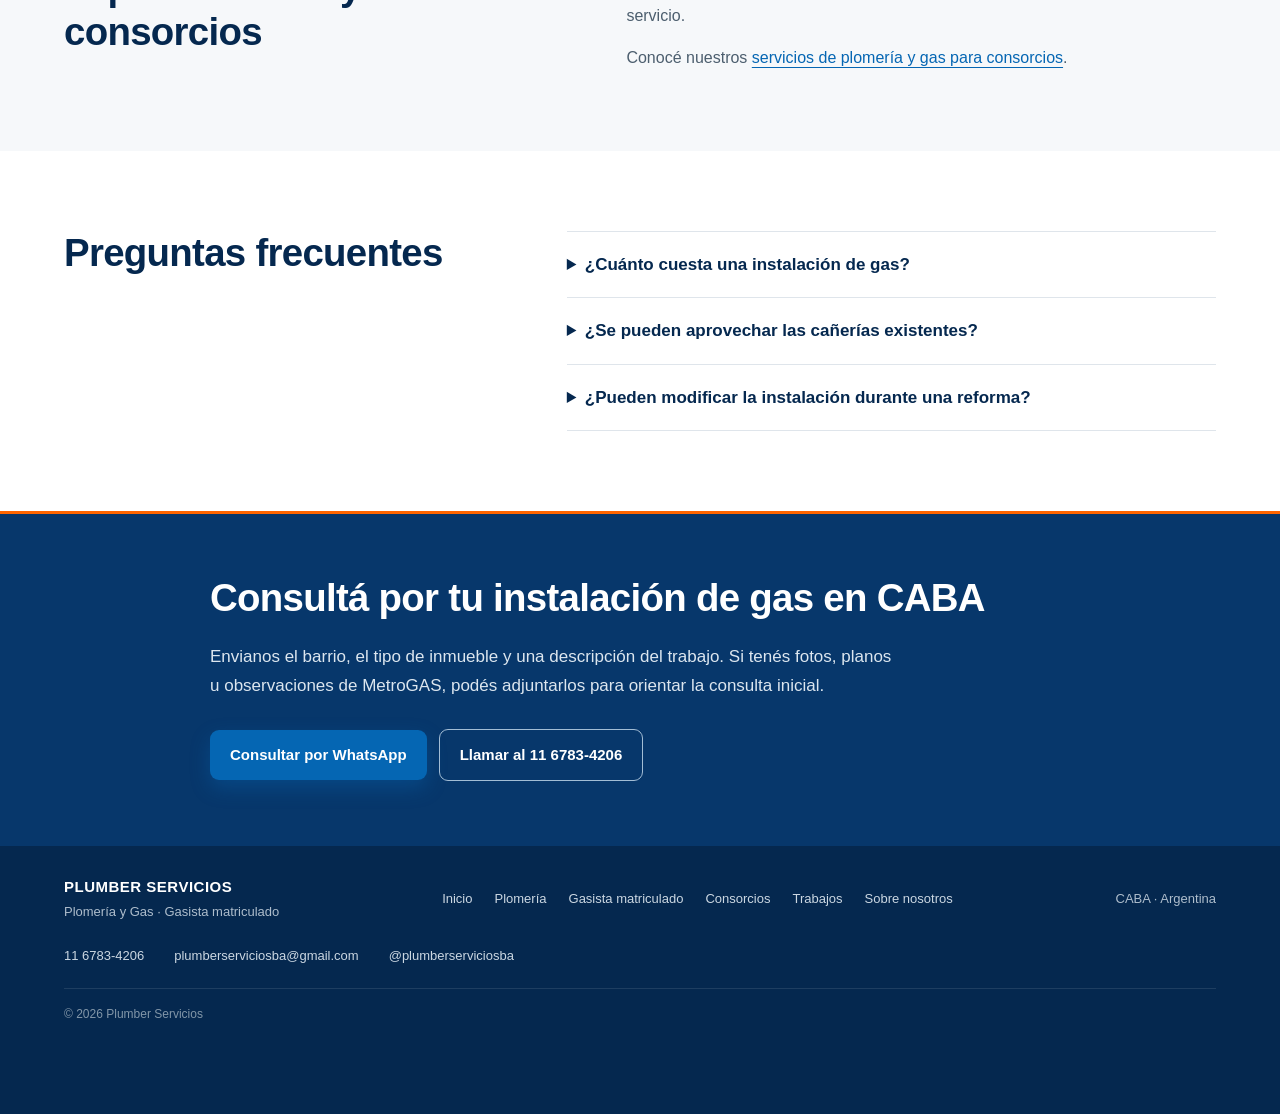
<file: instalacion-gas/index.html>
<!DOCTYPE html>
<html lang="es-AR">

<head>
  <meta charset="UTF-8">
  <meta name="viewport" content="width=device-width, initial-scale=1.0">
  <title>Instalación de Gas en CABA | Gasista Matriculado</title>
  <meta name="description"
    content="Instalación y modificación de redes de gas en CABA por gasista matriculado. Relevamiento, ejecución, pruebas y trámites ante MetroGAS según corresponda.">
  <meta name="robots" content="index, follow">
  <link rel="canonical" href="https://plumberservicios.com.ar/instalacion-gas/">
  <link rel="icon" type="image/png" href="/img/favicon.png">
  <link rel="stylesheet" href="/styles.css?v=pilares-2">
  <meta property="og:locale" content="es_AR">
  <meta property="og:type" content="website">
  <meta property="og:site_name" content="Plumber Servicios">
  <meta property="og:title" content="Instalación de Gas en CABA | Gasista Matriculado">
  <meta property="og:description"
    content="Instalación y modificación de redes de gas en CABA por gasista matriculado. Relevamiento, ejecución, pruebas y trámites ante MetroGAS según corresponda.">
  <meta property="og:url" content="https://plumberservicios.com.ar/instalacion-gas/">
  <meta property="og:image" content="https://plumberservicios.com.ar/img/og-image.png">
  <meta property="og:image:alt" content="Plumber Servicios - Plomería y Gas en CABA">
  <script async src="https://www.googletagmanager.com/gtag/js?id=G-P6WXD3S7FX"></script>
  <script>
    window.dataLayer = window.dataLayer || [];
    function gtag() { dataLayer.push(arguments); }
    gtag('js', new Date());
    gtag('config', 'G-P6WXD3S7FX');
  </script>
  <!-- SCHEMA: Service y BreadcrumbList; no es contenido visible. -->
  <script type="application/ld+json">
{
  "@context": "https://schema.org",
  "@graph": [
    {
      "@type": "Service",
      "@id": "https://plumberservicios.com.ar/instalacion-gas/#service",
      "name": "Instalación y modificación de gas en CABA",
      "serviceType": "Instalación y modificación de gas",
      "description": "Instalación y modificación de redes de gas en CABA por gasista matriculado. Relevamiento, ejecución, pruebas y trámites ante MetroGAS según corresponda.",
      "url": "https://plumberservicios.com.ar/instalacion-gas/",
      "areaServed": {
        "@type": "City",
        "name": "Ciudad Autónoma de Buenos Aires"
      },
      "provider": {
        "@type": "Organization",
        "name": "Plumber Servicios",
        "url": "https://plumberservicios.com.ar/",
        "telephone": "+541167834206",
        "email": "plumberserviciosba@gmail.com",
        "logo": "https://plumberservicios.com.ar/img/logo-principal.png",
        "sameAs": [
          "https://www.instagram.com/plumberserviciosba/"
        ]
      }
    },
    {
      "@type": "BreadcrumbList",
      "itemListElement": [
        {
          "@type": "ListItem",
          "position": 1,
          "name": "Inicio",
          "item": "https://plumberservicios.com.ar/"
        },
        {
          "@type": "ListItem",
          "position": 2,
          "name": "Gasista matriculado",
          "item": "https://plumberservicios.com.ar/gasista-matriculado/"
        },
        {
          "@type": "ListItem",
          "position": 3,
          "name": "Instalación de gas",
          "item": "https://plumberservicios.com.ar/instalacion-gas/"
        }
      ],
      "@id": "https://plumberservicios.com.ar/instalacion-gas/#breadcrumb"
    }
  ]
}
</script>

  <!-- Ajustes mínimos exclusivos de esta landing; estilos generales en /styles.css. -->
  <style>
    .landing-instalacion .lp-breadcrumb ol {
      flex-wrap: wrap;
      row-gap: 8px;
    }

    .landing-instalacion .lp-steps li>div {
      min-width: 0;
    }

    .landing-instalacion .lp-steps li>span {
      flex-shrink: 0;
    }

    .landing-instalacion .lp-hero-copy>p a {
      color: inherit;
      text-decoration: underline;
      text-underline-offset: 3px;
    }

    /* Cuatro pasos: dos columnas en escritorio y una en pantallas pequeñas. */
    @media (min-width: 781px) {
      .landing-instalacion .lp-steps {
        grid-template-columns: repeat(2, minmax(0, 1fr));
      }
    }
  </style>
</head>

<body class="landing-servicio landing-gas landing-instalacion" data-service="instalacion_gas"
  data-whatsapp-message="Hola, me contacto desde la página de Plumber Servicios por una instalación o modificación de gas en CABA.">
  <a class="lp-skip" href="#contenido">Saltar al contenido</a>
  <header class="header">
    <div class="container nav-container">
      <a href="/" class="logo"><img src="/img/logo-principal.png" alt="Plumber Servicios - Inicio" class="logo-img"
          width="500" height="166"></a>
      <nav class="nav" id="nav" aria-label="Navegación principal">
        <a href="/">Inicio</a><a href="/plomeria/">Plomería</a><a href="/gasista-matriculado/">Gas</a><a
          href="/consorcios/">Consorcios</a><a href="/#trabajos">Trabajos</a><a href="#contacto">Contacto</a>
      </nav>
      <a href="https://wa.me/5491167834206?text=Hola%2C%20me%20contacto%20desde%20la%20p%C3%A1gina%20de%20Plumber%20Servicios%20por%20una%20instalaci%C3%B3n%20o%20modificaci%C3%B3n%20de%20gas%20en%20CABA."
        class="btn btn-header whatsapp-link" target="_blank" rel="noopener">WhatsApp</a>
      <button class="menu-toggle" id="menuToggle" type="button" aria-label="Abrir menú" aria-controls="nav"
        aria-expanded="false">☰</button>
    </div>
  </header>
  <main id="contenido" tabindex="-1">
    <section class="lp-hero" id="inicio" aria-labelledby="titulo">
      <div class="container">
        <!-- Breadcrumb visible: nav > ol > li. -->
        <nav class="lp-breadcrumb" aria-label="Ruta de navegación">
          <ol>
            <li><a href="/">Inicio</a></li>
            <li><a href="/gasista-matriculado/">Gasista matriculado</a></li>
            <li aria-current="page">Instalación de gas</li>
          </ol>
        </nav>
        <div class="lp-hero-grid">
          <div class="lp-hero-copy">
            <span class="eyebrow">INSTALACIONES Y MODIFICACIONES DE GAS</span>
            <h1 id="titulo">Instalación y modificación de gas en CABA</h1>
            <p>En Plumber Servicios realizamos instalaciones nuevas, ampliaciones y adecuaciones de gas para hogares,
              comercios y consorcios. Los trabajos están a cargo de un <a href="/gasista-matriculado/">gasista
                matriculado</a>, con evaluación previa del alcance y de las condiciones del inmueble.</p>
            <p>Contanos qué necesitás instalar o modificar y en qué barrio estás para coordinar un relevamiento.</p>
            <div class="lp-actions">
              <a href="https://wa.me/5491167834206?text=Hola%2C%20me%20contacto%20desde%20la%20p%C3%A1gina%20de%20Plumber%20Servicios%20por%20una%20instalaci%C3%B3n%20o%20modificaci%C3%B3n%20de%20gas%20en%20CABA."
                class="btn btn-primary whatsapp-link" target="_blank" rel="noopener">Consultar por una instalación de
                gas</a>
              <a href="tel:+541167834206" class="btn lp-phone">Llamar al 11 6783-4206</a>
            </div>
          </div>
          <!-- Foto existente: WebP adaptable y JPG de respaldo. -->
          <figure class="lp-hero-photo">
            <picture>
              <source type="image/webp"
                srcset="/img/gasista-instalacion-480.webp 480w, /img/gasista-instalacion-900.webp 900w"
                sizes="(max-width: 780px) 90vw, 40vw">
              <img src="/img/gasista-instalacion.jpg" width="900" height="1200" fetchpriority="high"
                alt="Cañerías y conexiones de gas en una instalación en obra"
                onerror="this.onerror=null;var source=this.parentElement.querySelector('source');if(source){source.remove();}this.src='/img/gasista-instalacion.jpg';">
            </picture>
          </figure>
        </div>
      </div>
    </section>

    <!-- SEGURIDAD: h2 + p + enlace telefónico externo, excluido de conversiones comerciales. -->
    <section class="gas-safety" id="seguridad" aria-labelledby="seguridad-titulo">
      <div class="container gas-safety-grid">
        <div>
          <h2 id="seguridad-titulo">¿Sentís olor a gas ahora?</h2>
          <p>No enciendas fuego ni acciones interruptores, aparatos eléctricos, timbres o ascensores. Si podés hacerlo
            sin exponerte, ventilá hacia el exterior y cerrá la llave de paso. Alejate del lugar afectado y comunicate
            desde un lugar seguro con Emergencias de MetroGAS.</p>
        </div>
        <a class="gas-emergency" href="tel:08009991050" data-contact-type="emergency"
          aria-label="Llamar a Emergencias MetroGAS al 0800-999-1050"><span>Emergencias
            MetroGAS</span><strong>0800-999-1050</strong></a>
      </div>
    </section>

    <!-- Servicios: h2 del bloque; cada article contiene h3 + p. -->
    <section class="section lp-services" id="trabajos-gas" aria-labelledby="trabajos-titulo">
      <div class="container">
        <h2 id="trabajos-titulo">¿Qué trabajos de instalación de gas realizamos?</h2>
        <div class="lp-service-grid">
          <article class="lp-service"><span class="lp-number" aria-hidden="true">01</span>
            <h3>Instalaciones nuevas</h3>
            <p>Evaluamos el recorrido de las cañerías, los artefactos previstos y las características del inmueble para
              definir el trabajo. El presupuesto contempla el alcance de la instalación y la documentación que
              corresponda.</p>
          </article>
          <article class="lp-service"><span class="lp-number" aria-hidden="true">02</span>
            <h3>Ampliaciones y modificaciones</h3>
            <p>Si estás reformando una cocina, cambiando la ubicación de un artefacto o incorporando un nuevo punto de
              consumo, revisamos la instalación existente para determinar qué modificaciones necesita.</p>
          </article>
          <article class="lp-service"><span class="lp-number" aria-hidden="true">03</span>
            <h3>Adecuación de instalaciones existentes</h3>
            <p>Realizamos trabajos sobre cañerías, conexiones y ventilaciones según las condiciones relevadas. Si contás
              con observaciones de MetroGAS, podés enviarlas para evaluar las tareas necesarias.</p>
          </article>
        </div>
      </div>
    </section>
    <!-- Sección: h2 + párrafos p. -->
    <section class="section " id="canerias-artefactos" aria-labelledby="canerias-artefactos-titulo">
      <div class="container lp-intro-grid">
        <h2 id="canerias-artefactos-titulo">Cañerías, artefactos y ventilaciones</h2>
        <div>
          <p>El trabajo se evalúa en conjunto: recorrido y estado de las cañerías, ubicación de los artefactos,
            ventilación de los ambientes y evacuación de los productos de combustión.</p>
          <p>Antes de cerrar paredes o revestimientos, coordinamos las etapas del trabajo y las inspecciones que
            correspondan.</p>
        </div>
      </div>
    </section>
    <!-- Proceso: h2 + lista ordenada ol/li, con h3 + p en cada paso. -->
    <section class="section lp-process" id="como-trabajamos" aria-labelledby="proceso-titulo">
      <div class="container">
        <h2 id="proceso-titulo">Cómo trabajamos</h2>
        <ol class="lp-steps">
          <li><span aria-hidden="true">01</span>
            <div>
              <h3>Relevamiento</h3>
              <p>Nos contás qué necesitás y revisamos las condiciones de la instalación.</p>
            </div>
          </li>
          <li><span aria-hidden="true">02</span>
            <div>
              <h3>Definición y presupuesto</h3>
              <p>Detallamos los trabajos, materiales y gestiones contemplados.</p>
            </div>
          </li>
          <li><span aria-hidden="true">03</span>
            <div>
              <h3>Ejecución y controles</h3>
              <p>Realizamos la intervención y las verificaciones correspondientes, incluida la <a
                  href="/prueba-hermeticidad-gas/">prueba de hermeticidad</a>.</p>
            </div>
          </li>
          <li><span aria-hidden="true">04</span>
            <div>
              <h3>Documentación y seguimiento</h3>
              <p>Gestionamos las presentaciones e inspecciones ante MetroGAS cuando el trabajo lo requiere.</p>
            </div>
          </li>
        </ol>
      </div>
    </section>
    <!-- Sección: h2 + párrafos p. -->
    <section class="section " id="planos-metrogas" aria-labelledby="planos-metrogas-titulo">
      <div class="container lp-intro-grid">
        <h2 id="planos-metrogas-titulo">Planos y trámites ante MetroGAS</h2>
        <div>
          <p>Según el tipo de intervención, realizamos la documentación técnica, los planos o croquis y los formularios
            que correspondan.</p>
          <p>Al presupuestar, aclaramos qué gestiones están incluidas. Los plazos de inspección y habilitación dependen
            también de MetroGAS y de las condiciones de la instalación.</p>
          <p>
            Si hubo un corte por anomalías, consultá nuestro servicio de
            <a href="/rehabilitacion-gas/">rehabilitación del servicio de gas</a>.
          </p>
        </div>
      </div>
    </section>
    <!-- Enlace contextual futuro: /rehabilitacion-gas/, una vez publicada esa landing. -->
    <!-- Sección: h2 + párrafos p. -->
    <section class="section lp-services" id="departamentos-consorcios"
      aria-labelledby="departamentos-consorcios-titulo">
      <div class="container lp-intro-grid">
        <h2 id="departamentos-consorcios-titulo">Instalaciones de gas en departamentos y consorcios</h2>
        <div>
          <p>Evaluamos trabajos dentro de unidades particulares y en sectores comunes. Cuando la intervención involucra
            espacios compartidos, coordinamos con la administración el acceso, el alcance de las tareas y las posibles
            interrupciones del servicio.</p>
          <p>
            Conocé nuestros
            <a href="/consorcios/">servicios de plomería y gas para consorcios</a>.
          </p>
        </div>
      </div>
    </section>
    <!-- Enlace contextual futuro: /consorcios/, una vez publicada esa landing. -->
    <!-- FAQ: h2; preguntas summary dentro de details; respuestas p. -->
    <section class="section lp-faq" id="preguntas-frecuentes" aria-labelledby="faq-titulo">
      <div class="container lp-faq-grid">
        <h2 id="faq-titulo">Preguntas frecuentes</h2>
        <div>
          <details>
            <summary>¿Cuánto cuesta una instalación de gas?</summary>
            <p>Depende del recorrido y la extensión de las cañerías, los artefactos previstos, el estado de la
              instalación y las gestiones necesarias. Para preparar un presupuesto necesitamos conocer el trabajo y
              evaluar el lugar.</p>
          </details>
          <details>
            <summary>¿Se pueden aprovechar las cañerías existentes?</summary>
            <p>Se evalúa en cada caso. Es necesario revisar su estado y si resultan adecuadas para el uso previsto antes
              de decidir qué sectores pueden conservarse.</p>
          </details>
          <details>
            <summary>¿Pueden modificar la instalación durante una reforma?</summary>
            <p>Sí. Conviene coordinar el relevamiento antes de cerrar paredes o definir la ubicación final de los
              artefactos, para contemplar las cañerías, ventilaciones y controles necesarios.</p>
          </details>
        </div>
      </div>
    </section>
    <!-- CONTACTO FINAL: h2 + p + enlaces a WhatsApp y teléfono. -->
    <section class="contact lp-contact" id="contacto" aria-labelledby="contacto-titulo">
      <div class="container">
        <h2 id="contacto-titulo">Consultá por tu instalación de gas en CABA</h2>
        <p>Envianos el barrio, el tipo de inmueble y una descripción del trabajo. Si tenés fotos, planos u observaciones
          de MetroGAS, podés adjuntarlos para orientar la consulta inicial.</p>
        <div class="lp-actions">
          <a href="https://wa.me/5491167834206?text=Hola%2C%20me%20contacto%20desde%20la%20p%C3%A1gina%20de%20Plumber%20Servicios%20por%20una%20instalaci%C3%B3n%20o%20modificaci%C3%B3n%20de%20gas%20en%20CABA."
            class="btn btn-primary whatsapp-link" target="_blank" rel="noopener">Consultar por WhatsApp</a>
          <a href="tel:+541167834206" class="btn lp-phone">Llamar al 11 6783-4206</a>
        </div>
      </div>
    </section>
  </main>
  <footer class="footer">
    <div class="container footer-content">
      <div class="footer-brand"><strong>PLUMBER SERVICIOS</strong><span>Plomería y Gas · Gasista matriculado</span>
      </div>
      <nav class="footer-links" aria-label="Enlaces del pie">
        <a href="/">Inicio</a>
        <a href="/plomeria/">Plomería</a>
        <a href="/gasista-matriculado/">Gasista matriculado</a>
        <a href="/consorcios/">Consorcios</a>
        <a href="/#trabajos">Trabajos</a>
        <a href="/#nosotros">Sobre nosotros</a>
    </nav>
      <div class="footer-location">CABA · Argentina</div>
    </div>
    <div class="container lp-footer-contact"><a href="tel:+541167834206">11 6783-4206</a><a
        href="mailto:plumberserviciosba@gmail.com">plumberserviciosba@gmail.com</a><a
        href="https://www.instagram.com/plumberserviciosba/" target="_blank" rel="noopener">@plumberserviciosba</a>
    </div>
    <div class="container footer-bottom">
      <p>© 2026 Plumber Servicios</p>
    </div>
  </footer>
  <a href="https://wa.me/5491167834206?text=Hola%2C%20me%20contacto%20desde%20la%20p%C3%A1gina%20de%20Plumber%20Servicios%20por%20una%20instalaci%C3%B3n%20o%20modificaci%C3%B3n%20de%20gas%20en%20CABA."
    class="floating-whatsapp whatsapp-link" target="_blank" rel="noopener" aria-label="Contactar por WhatsApp">
    <svg class="whatsapp-icon" viewBox="0 0 24 24" aria-hidden="true">
      <path
        d="M20.52 3.48A11.8 11.8 0 0 0 12.08 0C5.5 0 .15 5.35.15 11.93c0 2.1.55 4.15 1.6 5.95L.05 24l6.27-1.64a11.9 11.9 0 0 0 5.75 1.47h.01C18.65 23.83 24 18.48 24 11.9c0-3.18-1.24-6.17-3.48-8.42ZM12.08 21.8h-.01a9.86 9.86 0 0 1-5.03-1.38l-.36-.21-3.72.98.99-3.63-.23-.37a9.87 9.87 0 0 1-1.52-5.26c0-5.45 4.43-9.88 9.89-9.88a9.82 9.82 0 0 1 6.99 2.9 9.82 9.82 0 0 1 2.89 6.98c-.01 5.44-4.44 9.87-9.89 9.87Zm5.42-7.4c-.3-.15-1.76-.87-2.03-.97-.27-.1-.47-.15-.67.15-.2.3-.77.97-.94 1.17-.17.2-.35.22-.64.07-.3-.15-1.25-.46-2.38-1.47a8.92 8.92 0 0 1-1.65-2.05c-.17-.3-.02-.46.13-.61.13-.13.3-.35.44-.52.15-.17.2-.3.3-.5.1-.2.05-.37-.02-.52-.08-.15-.67-1.61-.92-2.2-.24-.58-.49-.5-.67-.51h-.57c-.2 0-.52.07-.79.37-.27.3-1.04 1.02-1.04 2.48s1.07 2.88 1.21 3.08c.15.2 2.1 3.2 5.08 4.49.71.3 1.26.49 1.7.63.71.23 1.36.2 1.87.12.57-.09 1.76-.72 2.01-1.41.25-.7.25-1.3.17-1.42-.07-.13-.27-.2-.57-.35Z" />
    </svg>
  </a>
  <script src="/script.js?v=pilares-2" defer></script>
</body>

</html>
</file>
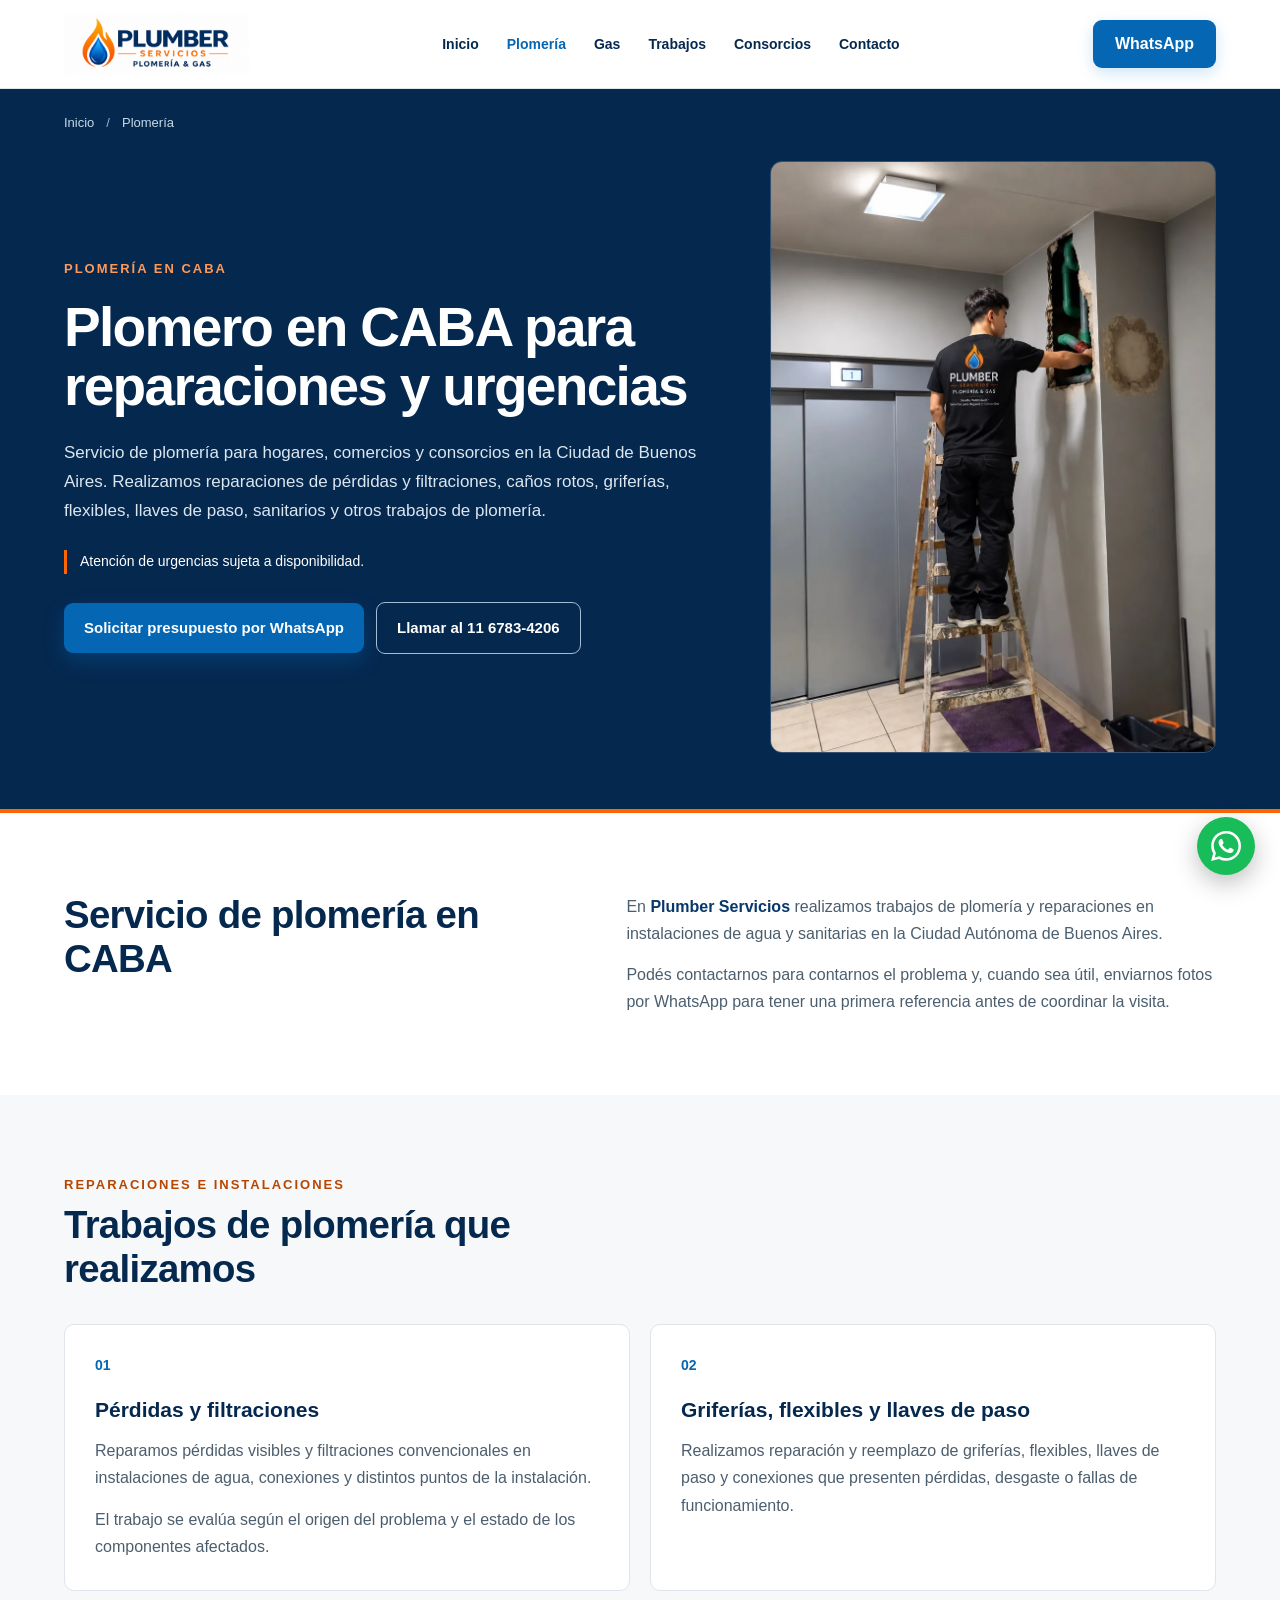
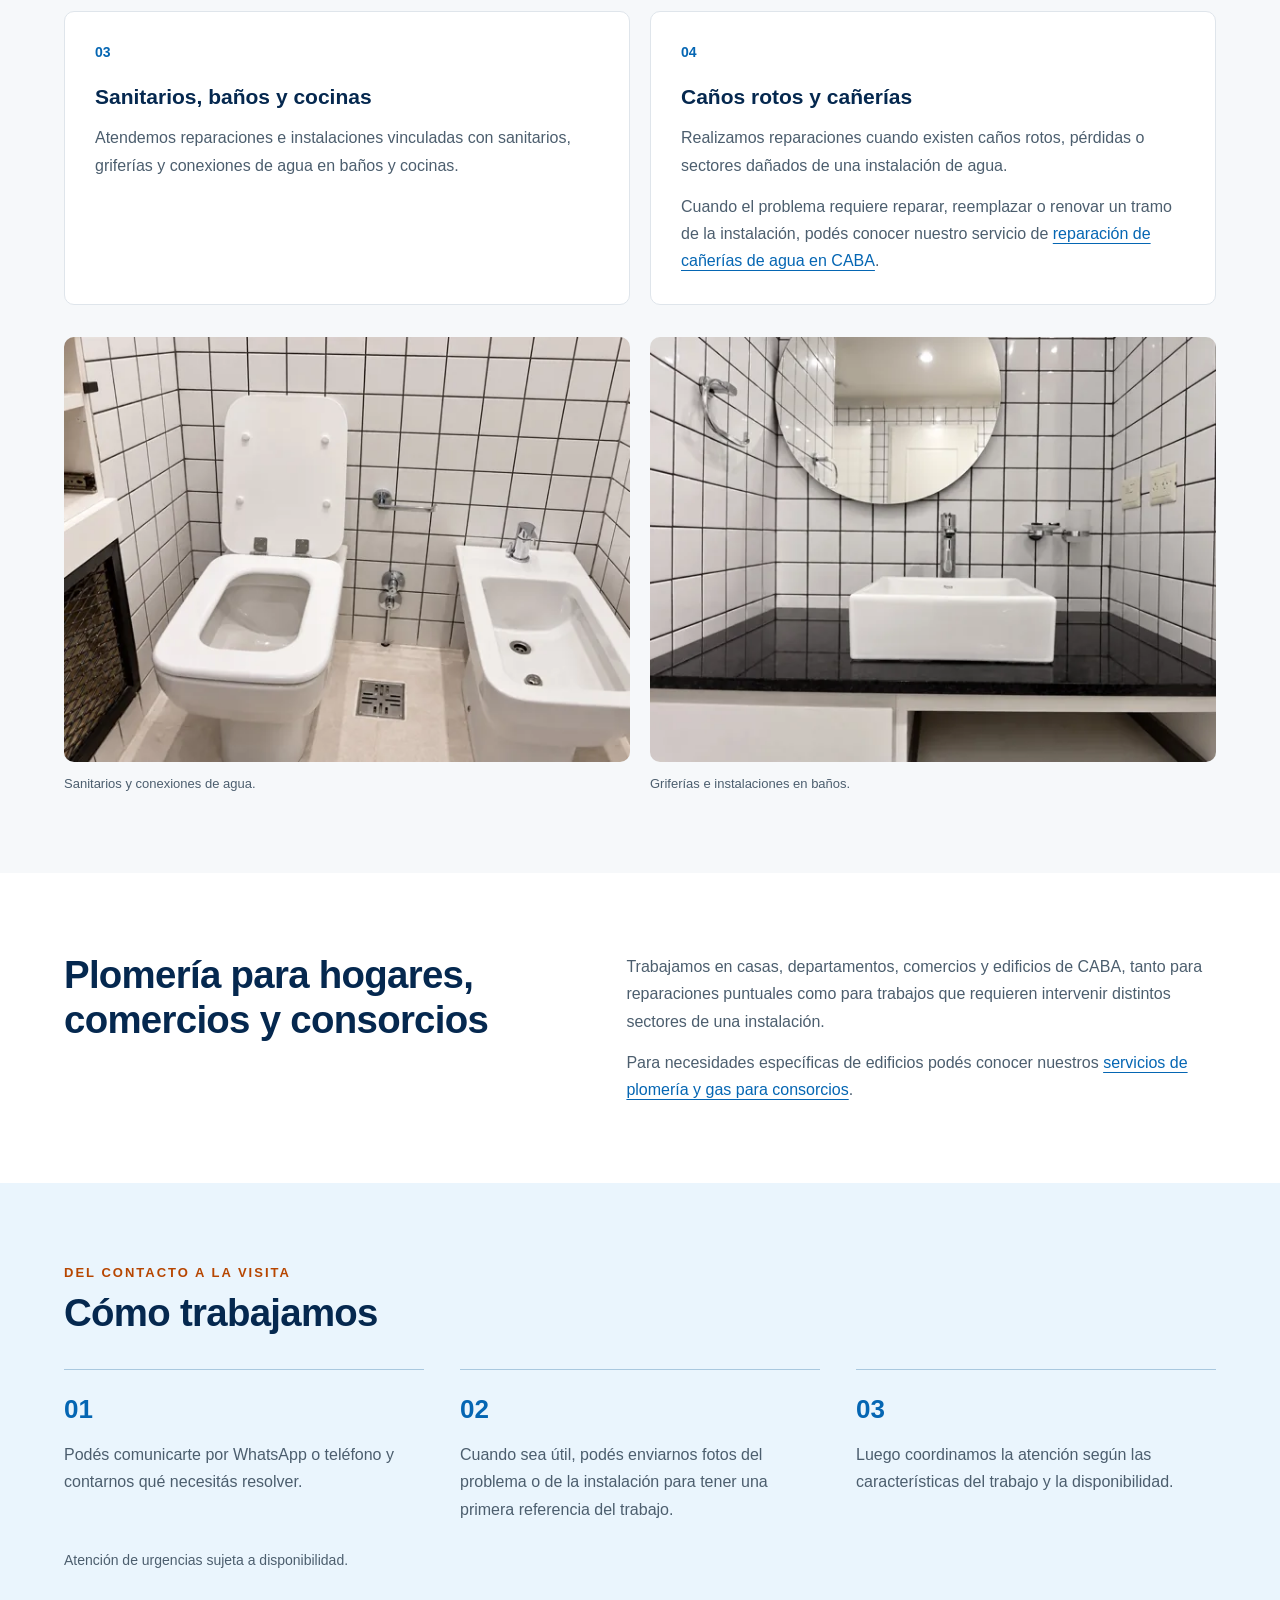
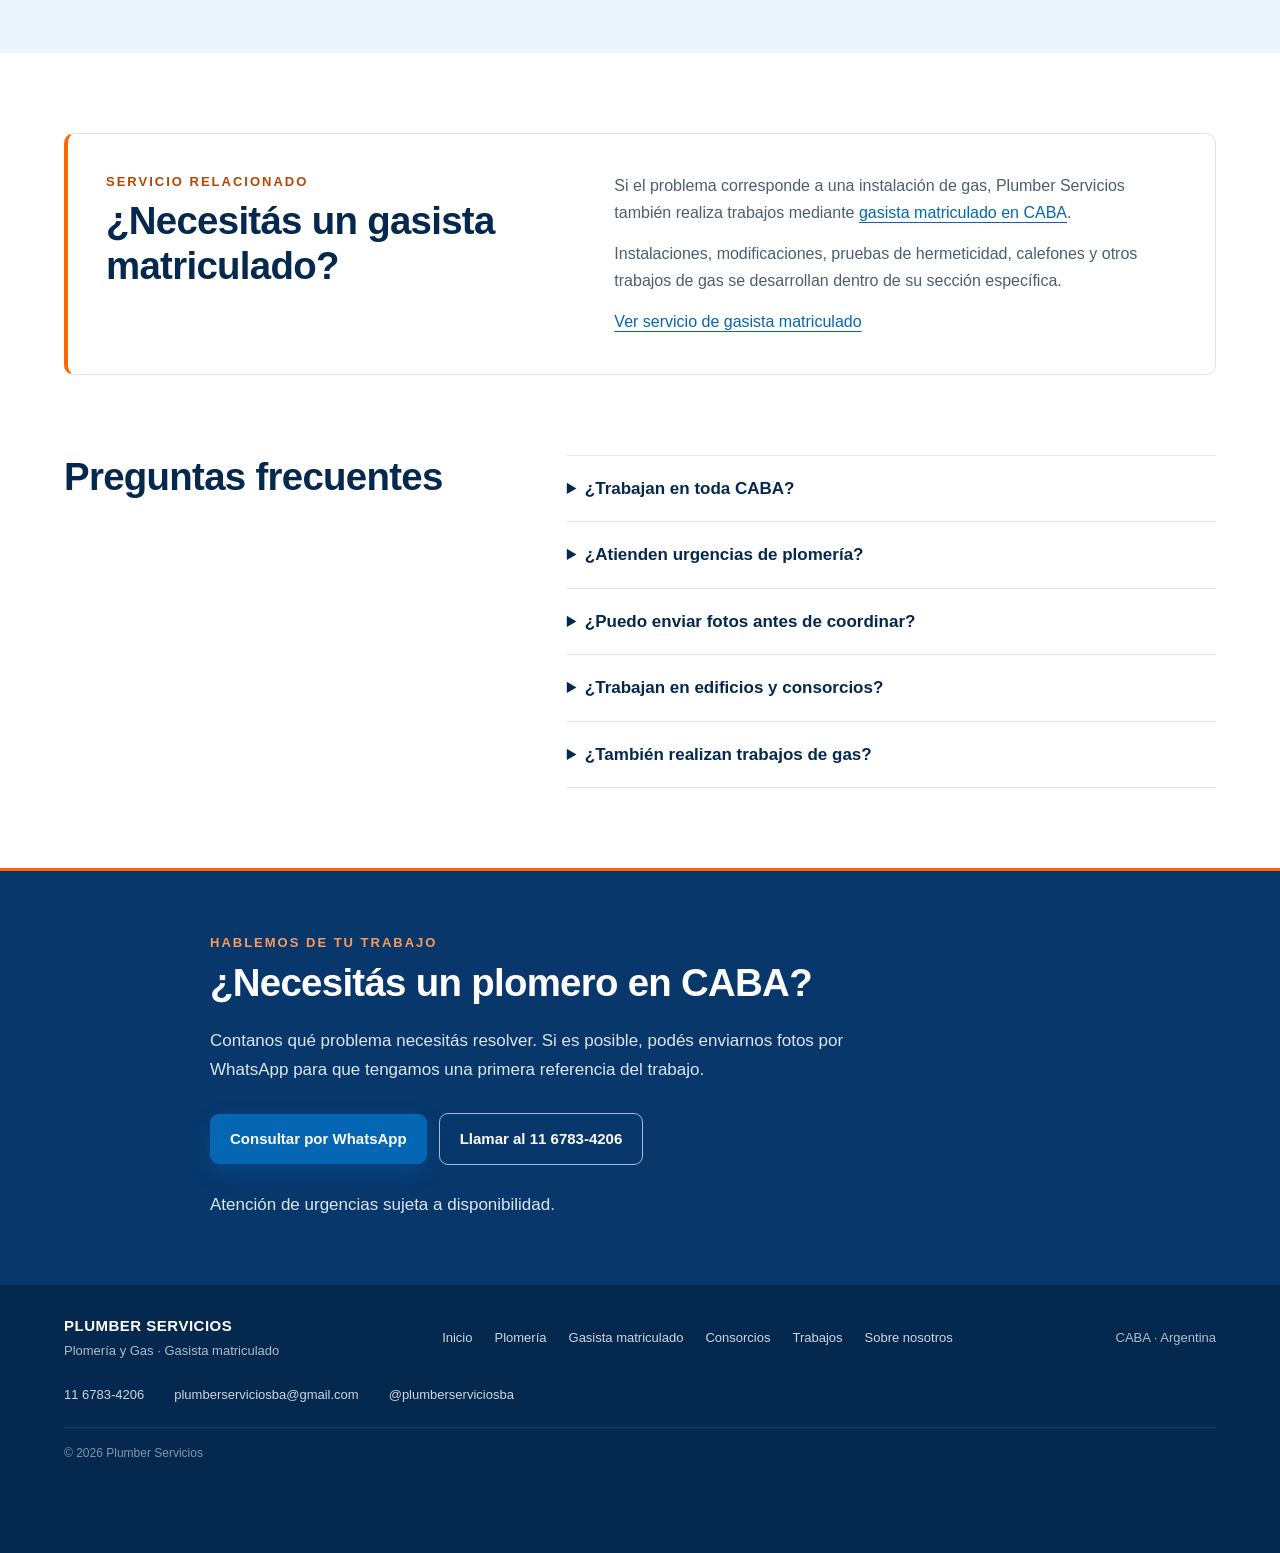
<file: plomeria/index.html>
<!DOCTYPE html>
<html lang="es-AR">

<head>
  <meta charset="UTF-8">
  <meta name="viewport" content="width=device-width, initial-scale=1.0">
  <title>Plomero en CABA | Plumber Servicios</title>
  <meta name="description"
    content="Servicio de plomería en CABA para pérdidas, cañerías, griferías y reparaciones. Atención de urgencias sujeta a disponibilidad.">
  <meta name="robots" content="index, follow">
  <link rel="canonical" href="https://plumberservicios.com.ar/plomeria/">
  <link rel="icon" type="image/png" href="/img/favicon.png">
  <link rel="stylesheet" href="/styles.css?v=pilares-2">
  <meta property="og:locale" content="es_AR">
  <meta property="og:type" content="website">
  <meta property="og:site_name" content="Plumber Servicios">
  <meta property="og:title" content="Plomero en CABA | Plumber Servicios">
  <meta property="og:description"
    content="Servicio de plomería en CABA para pérdidas, cañerías, griferías y reparaciones. Atención de urgencias sujeta a disponibilidad.">
  <meta property="og:url" content="https://plumberservicios.com.ar/plomeria/">
  <meta property="og:image" content="https://plumberservicios.com.ar/img/og-image.png">
  <meta property="og:image:alt" content="Plumber Servicios - Plomería y Gas en CABA">
  <script async src="https://www.googletagmanager.com/gtag/js?id=G-P6WXD3S7FX"></script>
  <script>
    window.dataLayer = window.dataLayer || [];
    function gtag() { dataLayer.push(arguments); }
    gtag('js', new Date());
    gtag('config', 'G-P6WXD3S7FX');
  </script>
  <script type="application/ld+json">
{
  "@context": "https://schema.org",
  "@graph": [
    {
      "@type": "Service",
      "@id": "https://plumberservicios.com.ar/plomeria/#service",
      "name": "Servicio de plomería en CABA",
      "serviceType": "Plomería",
      "description": "Servicio de plomería en CABA para pérdidas, cañerías, griferías y reparaciones. Atención de urgencias sujeta a disponibilidad.",
      "url": "https://plumberservicios.com.ar/plomeria/",
      "areaServed": {
        "@type": "City",
        "name": "Ciudad Autónoma de Buenos Aires"
      },
      "provider": {
        "@type": "Organization",
        "name": "Plumber Servicios",
        "url": "https://plumberservicios.com.ar/",
        "telephone": "+541167834206",
        "email": "plumberserviciosba@gmail.com",
        "logo": "https://plumberservicios.com.ar/img/logo-principal.png",
        "sameAs": [
          "https://www.instagram.com/plumberserviciosba/"
        ]
      }
    },
    {
      "@type": "BreadcrumbList",
      "itemListElement": [
        {
          "@type": "ListItem",
          "position": 1,
          "name": "Inicio",
          "item": "https://plumberservicios.com.ar/"
        },
        {
          "@type": "ListItem",
          "position": 2,
          "name": "Plomería",
          "item": "https://plumberservicios.com.ar/plomeria/"
        }
      ]
    }
  ]
}
</script>
</head>

<body class="landing-servicio landing-plomeria" data-service="plomeria"
  data-whatsapp-message="Hola, me contacto desde la página de Plumber Servicios por un trabajo de plomería en CABA.">
  <a class="lp-skip" href="#contenido">Saltar al contenido</a>
  <header class="header">
    <div class="container nav-container">
      <a href="/" class="logo"><img src="/img/logo-principal.png" alt="Plumber Servicios - Inicio" class="logo-img"
          width="500" height="166"></a>
      <nav class="nav" id="nav" aria-label="Navegación principal">
        <a href="/">Inicio</a><a href="/plomeria/" aria-current="page">Plomería</a><a
          href="/gasista-matriculado/">Gas</a><a href="/#trabajos">Trabajos</a><a href="/consorcios/">Consorcios</a><a
          href="#contacto">Contacto</a>
      </nav>
      <a href="https://wa.me/5491167834206?text=Hola%2C%20me%20contacto%20desde%20la%20p%C3%A1gina%20de%20Plumber%20Servicios%20por%20un%20trabajo%20de%20plomer%C3%ADa%20en%20CABA."
        class="btn btn-header whatsapp-link" target="_blank" rel="noopener">WhatsApp</a>
      <button class="menu-toggle" id="menuToggle" type="button" aria-label="Abrir menú" aria-controls="nav"
        aria-expanded="false">☰</button>
    </div>
  </header>
  <main id="contenido" tabindex="-1">
    <section class="lp-hero" id="inicio" aria-labelledby="titulo">
      <div class="container">
        <nav class="lp-breadcrumb" aria-label="Ruta de navegación">
          <ol>
            <li><a href="/">Inicio</a></li>
            <li aria-current="page">Plomería</li>
          </ol>
        </nav>
        <div class="lp-hero-grid">
          <div class="lp-hero-copy">
            <span class="eyebrow">PLOMERÍA EN CABA</span>
            <h1 id="titulo">Plomero en CABA para reparaciones y urgencias</h1>
            <p>Servicio de plomería para hogares, comercios y consorcios en la Ciudad de Buenos Aires. Realizamos
              reparaciones de pérdidas y filtraciones, caños rotos, griferías, flexibles, llaves de paso, sanitarios y
              otros trabajos de plomería.</p>
            <p class="lp-availability">Atención de urgencias sujeta a disponibilidad.</p>
            <div class="lp-actions"><a
                href="https://wa.me/5491167834206?text=Hola%2C%20me%20contacto%20desde%20la%20p%C3%A1gina%20de%20Plumber%20Servicios%20por%20un%20trabajo%20de%20plomer%C3%ADa%20en%20CABA."
                class="btn btn-primary whatsapp-link" target="_blank" rel="noopener">Solicitar presupuesto por
                WhatsApp</a><a class="btn lp-phone" href="tel:+541167834206">Llamar al 11 6783-4206</a></div>
          </div>
          <figure class="lp-hero-photo">
            <picture>
              <source type="image/webp" srcset="/img/plomeria-hero-480.webp 480w, /img/plomeria-hero-903.webp 903w"
                sizes="(max-width: 780px) 90vw, 40vw">
              <img src="/img/trabajo-09.jpg" width="903" height="1200" fetchpriority="high"
                alt="Operario de Plumber Servicios trabajando sobre cañerías en un edificio"
                onerror="this.onerror=null;this.parentElement.querySelector('source').remove();this.src='/img/trabajo-09.jpg';">
            </picture>
          </figure>
        </div>
      </div>
    </section>
    <section class="section lp-intro" id="servicio">
      <div class="container lp-intro-grid">
        <h2>Servicio de plomería en CABA</h2>
        <div>
          <p>En <strong>Plumber Servicios</strong> realizamos trabajos de plomería y reparaciones en instalaciones de
            agua y sanitarias en la Ciudad Autónoma de Buenos Aires.</p>
          <p>Podés contactarnos para contarnos el problema y, cuando sea útil, enviarnos fotos por WhatsApp para tener
            una primera referencia antes de coordinar la visita.</p>
        </div>
      </div>
    </section>
    <section class="section lp-services" id="trabajos-plomeria">
      <div class="container">
        <span class="eyebrow blue">REPARACIONES E INSTALACIONES</span>
        <h2>Trabajos de plomería que realizamos</h2>
        <div class="lp-service-grid">
          <article class="lp-service"><span class="lp-number" aria-hidden="true">01</span>
            <h3>Pérdidas y filtraciones</h3>
            <p>Reparamos pérdidas visibles y filtraciones convencionales en instalaciones de agua, conexiones y
              distintos puntos de la instalación.</p>
            <p>El trabajo se evalúa según el origen del problema y el estado de los componentes afectados.</p>
          </article>
          <article class="lp-service"><span class="lp-number" aria-hidden="true">02</span>
            <h3>Griferías, flexibles y llaves de paso</h3>
            <p>Realizamos reparación y reemplazo de griferías, flexibles, llaves de paso y conexiones que presenten
              pérdidas, desgaste o fallas de funcionamiento.</p>
          </article>
          <article class="lp-service"><span class="lp-number" aria-hidden="true">03</span>
            <h3>Sanitarios, baños y cocinas</h3>
            <p>Atendemos reparaciones e instalaciones vinculadas con sanitarios, griferías y conexiones de agua en baños
              y cocinas.</p>
          </article>
          <article class="lp-service"><span class="lp-number" aria-hidden="true">04</span>
            <h3>Caños rotos y cañerías</h3>
            <p>Realizamos reparaciones cuando existen caños rotos, pérdidas o sectores dañados de una instalación de
              agua.</p>
            <p>Cuando el problema requiere reparar, reemplazar o renovar un tramo de la instalación, podés conocer
              nuestro servicio de <a href="/reparacion-canerias-agua/">reparación de cañerías de agua en CABA</a>.</p>
          </article>
        </div>
        <div class="lp-photos">
          <figure>
            <picture>
              <source type="image/webp"
                srcset="/img/plomeria-sanitarios-600.webp 600w, /img/plomeria-sanitarios-1000.webp 1000w"
                sizes="(max-width: 780px) 90vw, 44vw">
              <img src="/img/trabajo-03.jpg" alt="Inodoro y bidet con sus conexiones en un baño" width="1200"
                height="900" loading="lazy" decoding="async"
                onerror="this.onerror=null;this.parentElement.querySelector('source').remove();this.src='/img/trabajo-03.jpg';">
            </picture>
            <figcaption>Sanitarios y conexiones de agua.</figcaption>
          </figure>
          <figure>
            <picture>
              <source type="image/webp"
                srcset="/img/plomeria-griferia-600.webp 600w, /img/plomeria-griferia-1000.webp 1000w"
                sizes="(max-width: 780px) 90vw, 44vw">
              <img src="/img/trabajo-06.jpg" alt="Lavatorio con grifería instalado sobre una mesada" width="1200"
                height="900" loading="lazy" decoding="async"
                onerror="this.onerror=null;this.parentElement.querySelector('source').remove();this.src='/img/trabajo-06.jpg';">
            </picture>
            <figcaption>Griferías e instalaciones en baños.</figcaption>
          </figure>
        </div>
      </div>
    </section>
    <section class="section" id="hogares-comercios-consorcios">
      <div class="container lp-intro-grid">
        <h2>Plomería para hogares, comercios y consorcios</h2>
        <div>
          <p>Trabajamos en casas, departamentos, comercios y edificios de CABA, tanto para reparaciones puntuales como
            para trabajos que requieren intervenir distintos sectores de una instalación.</p>
          <p>Para necesidades específicas de edificios podés conocer nuestros
            <!-- Activar al publicar /consorcios/: <a href="/consorcios/">servicios de plomería y gas para consorcios</a> --><a
              href="/consorcios/">servicios de plomería y gas para consorcios</a>.</p>
        </div>
      </div>
    </section>
    <section class="section lp-process" id="como-trabajamos">
      <div class="container"><span class="eyebrow blue">DEL CONTACTO A LA VISITA</span>
        <h2>Cómo trabajamos</h2>
        <ol class="lp-steps">
          <li><span aria-hidden="true">01</span>
            <p>Podés comunicarte por WhatsApp o teléfono y contarnos qué necesitás resolver.</p>
          </li>
          <li><span aria-hidden="true">02</span>
            <p>Cuando sea útil, podés enviarnos fotos del problema o de la instalación para tener una primera referencia
              del trabajo.</p>
          </li>
          <li><span aria-hidden="true">03</span>
            <p>Luego coordinamos la atención según las características del trabajo y la disponibilidad.</p>
          </li>
        </ol>
        <p class="lp-note">Atención de urgencias sujeta a disponibilidad.</p>
      </div>
    </section>
    <section class="section lp-related" id="gas">
      <div class="container lp-related-box">
        <div><span class="eyebrow blue">SERVICIO RELACIONADO</span>
          <h2>¿Necesitás un gasista matriculado?</h2>
        </div>
        <div>
          <p>Si el problema corresponde a una instalación de gas, Plumber Servicios también realiza trabajos mediante <a
              href="/gasista-matriculado/">gasista matriculado en CABA</a>.</p>
          <p>Instalaciones, modificaciones, pruebas de hermeticidad, calefones y otros trabajos de gas se desarrollan
            dentro de su sección específica.</p>
          <p><a href="/gasista-matriculado/">Ver servicio de gasista matriculado</a></p>
        </div>
      </div>
    </section>
    <section class="section lp-faq" id="preguntas-frecuentes">
      <div class="container lp-faq-grid">
        <h2>Preguntas frecuentes</h2>
        <div>
          <details>
            <summary>¿Trabajan en toda CABA?</summary>
            <p>Sí. Plumber Servicios brinda servicios de plomería para hogares, comercios y consorcios en la Ciudad
              Autónoma de Buenos Aires.</p>
          </details>
          <details>
            <summary>¿Atienden urgencias de plomería?</summary>
            <p>Se pueden consultar trabajos urgentes de plomería. La atención de urgencias está sujeta a disponibilidad.
            </p>
          </details>
          <details>
            <summary>¿Puedo enviar fotos antes de coordinar?</summary>
            <p>Sí. Podés enviarnos fotos del problema por WhatsApp para que tengamos una primera referencia antes de
              coordinar.</p>
          </details>
          <details>
            <summary>¿Trabajan en edificios y consorcios?</summary>
            <p>Sí. Realizamos trabajos de plomería en unidades y edificios y contamos además con una sección específica
              para servicios destinados a consorcios.</p>
          </details>
          <details>
            <summary>¿También realizan trabajos de gas?</summary>
            <p>Sí. Los trabajos de gas son realizados por gasista matriculado de 2.ª categoría y se desarrollan dentro
              de las páginas específicas del área de gas.</p>
          </details>
        </div>
      </div>
    </section>
    <section class="contact lp-contact" id="contacto">
      <div class="container"><span class="eyebrow">HABLEMOS DE TU TRABAJO</span>
        <h2>¿Necesitás un plomero en CABA?</h2>
        <p>Contanos qué problema necesitás resolver. Si es posible, podés enviarnos fotos por WhatsApp para que tengamos
          una primera referencia del trabajo.</p>
        <div class="lp-actions"><a
            href="https://wa.me/5491167834206?text=Hola%2C%20me%20contacto%20desde%20la%20p%C3%A1gina%20de%20Plumber%20Servicios%20por%20un%20trabajo%20de%20plomer%C3%ADa%20en%20CABA."
            class="btn btn-primary whatsapp-link" target="_blank" rel="noopener">Consultar por WhatsApp</a><a
            class="btn lp-phone" href="tel:+541167834206">Llamar al 11 6783-4206</a></div>
        <p class="lp-note">Atención de urgencias sujeta a disponibilidad.</p>
      </div>
    </section>
  </main>
  <footer class="footer">
    <div class="container footer-content">
      <div class="footer-brand"><strong>PLUMBER SERVICIOS</strong><span>Plomería y Gas · Gasista matriculado</span>
      </div>
      <nav class="footer-links" aria-label="Enlaces del pie">
        <a href="/">Inicio</a>
        <a href="/plomeria/">Plomería</a>
        <a href="/gasista-matriculado/">Gasista matriculado</a>
        <a href="/consorcios/">Consorcios</a>
        <a href="/#trabajos">Trabajos</a>
        <a href="/#nosotros">Sobre nosotros</a>
    </nav>
      <div class="footer-location">CABA · Argentina</div>
    </div>
    <div class="container lp-footer-contact"><a href="tel:+541167834206">11 6783-4206</a><a
        href="mailto:plumberserviciosba@gmail.com">plumberserviciosba@gmail.com</a><a
        href="https://www.instagram.com/plumberserviciosba/" target="_blank" rel="noopener">@plumberserviciosba</a>
    </div>
    <div class="container footer-bottom">
      <p>© 2026 Plumber Servicios</p>
    </div>
  </footer>
  <a href="https://wa.me/5491167834206?text=Hola%2C%20me%20contacto%20desde%20la%20p%C3%A1gina%20de%20Plumber%20Servicios%20por%20un%20trabajo%20de%20plomer%C3%ADa%20en%20CABA."
    class="floating-whatsapp whatsapp-link" target="_blank" rel="noopener" aria-label="Contactar por WhatsApp">
    <svg class="whatsapp-icon" viewBox="0 0 24 24" aria-hidden="true">
      <path
        d="M20.52 3.48A11.8 11.8 0 0 0 12.08 0C5.5 0 .15 5.35.15 11.93c0 2.1.55 4.15 1.6 5.95L.05 24l6.27-1.64a11.9 11.9 0 0 0 5.75 1.47h.01C18.65 23.83 24 18.48 24 11.9c0-3.18-1.24-6.17-3.48-8.42ZM12.08 21.8h-.01a9.86 9.86 0 0 1-5.03-1.38l-.36-.21-3.72.98.99-3.63-.23-.37a9.87 9.87 0 0 1-1.52-5.26c0-5.45 4.43-9.88 9.89-9.88a9.82 9.82 0 0 1 6.99 2.9 9.82 9.82 0 0 1 2.89 6.98c-.01 5.44-4.44 9.87-9.89 9.87Zm5.42-7.4c-.3-.15-1.76-.87-2.03-.97-.27-.1-.47-.15-.67.15-.2.3-.77.97-.94 1.17-.17.2-.35.22-.64.07-.3-.15-1.25-.46-2.38-1.47a8.92 8.92 0 0 1-1.65-2.05c-.17-.3-.02-.46.13-.61.13-.13.3-.35.44-.52.15-.17.2-.3.3-.5.1-.2.05-.37-.02-.52-.08-.15-.67-1.61-.92-2.2-.24-.58-.49-.5-.67-.51h-.57c-.2 0-.52.07-.79.37-.27.3-1.04 1.02-1.04 2.48s1.07 2.88 1.21 3.08c.15.2 2.1 3.2 5.08 4.49.71.3 1.26.49 1.7.63.71.23 1.36.2 1.87.12.57-.09 1.76-.72 2.01-1.41.25-.7.25-1.3.17-1.42-.07-.13-.27-.2-.57-.35Z" />
    </svg>
  </a>
  <script src="/script.js?v=pilares-2" defer></script>
</body>

</html>
</file>
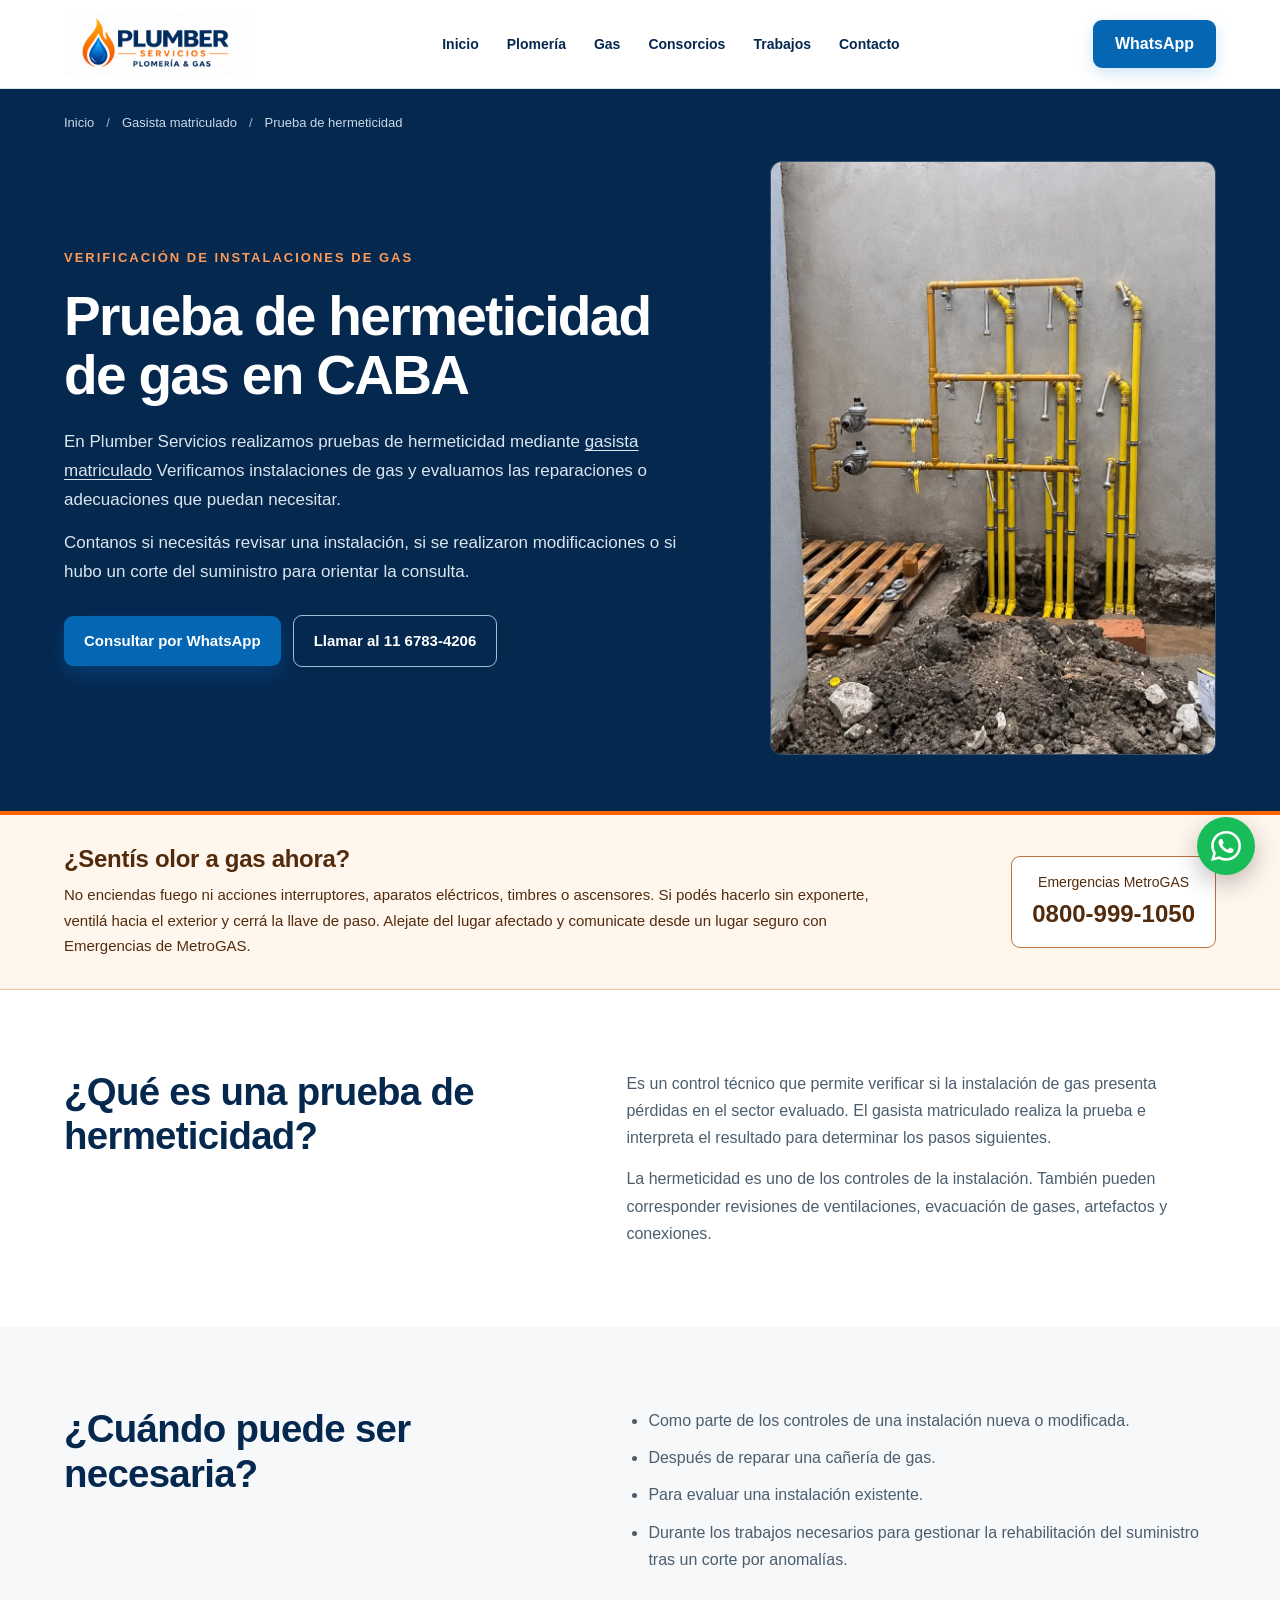
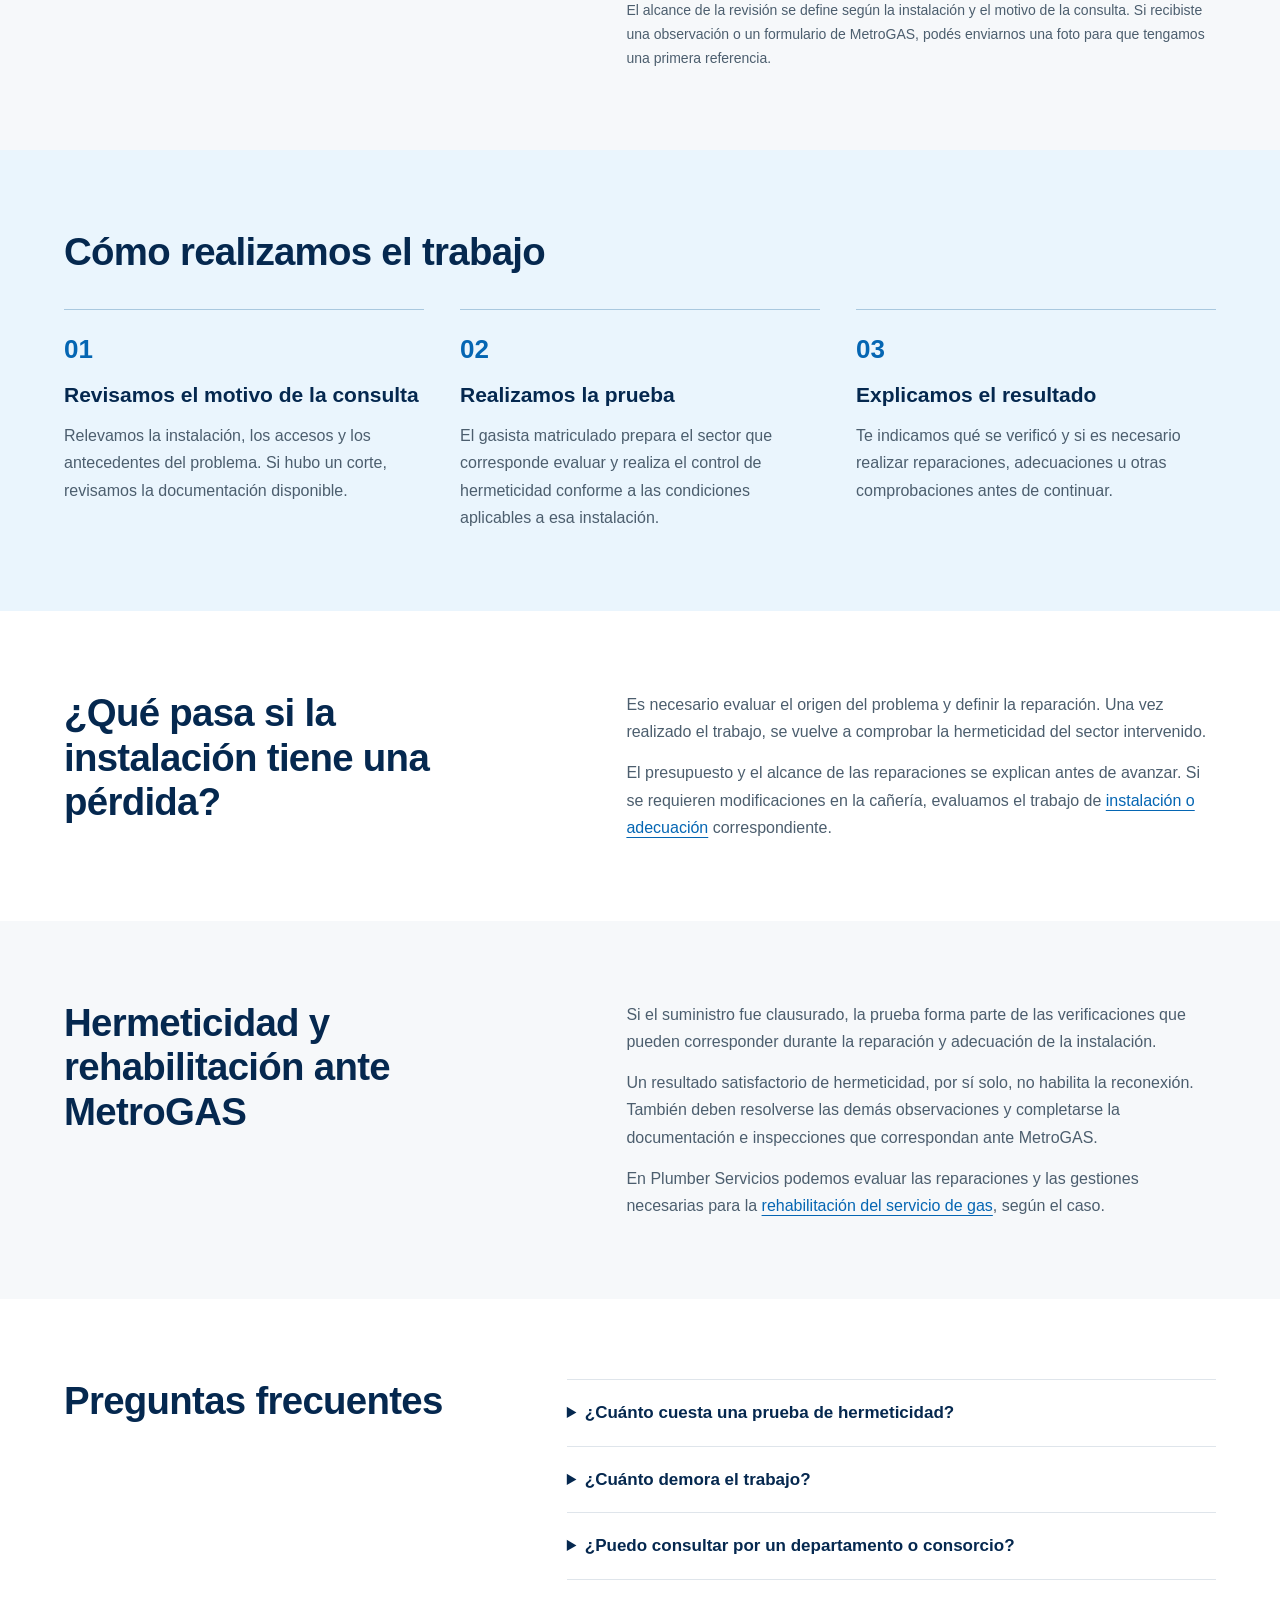
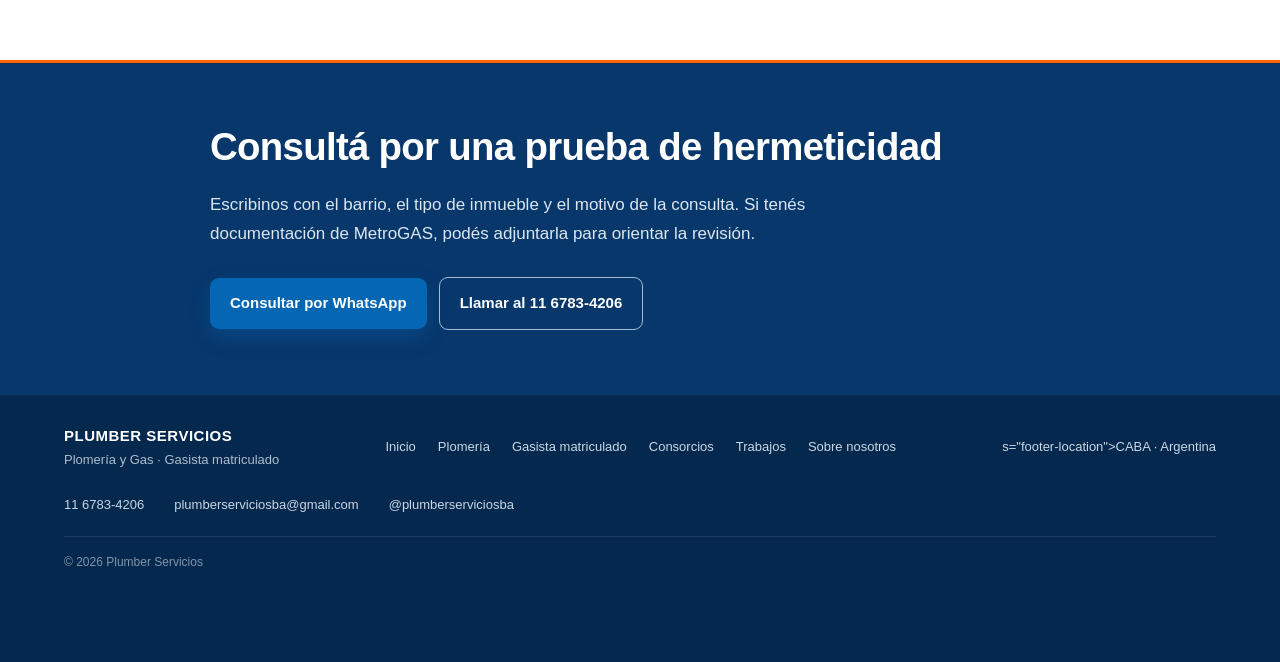
<file: prueba-hermeticidad-gas/index.html>
<!DOCTYPE html>
<html lang="es-AR">

<head>
  <meta charset="UTF-8">
  <meta name="viewport" content="width=device-width, initial-scale=1.0">
  <title>Prueba de Hermeticidad de Gas en CABA | Plumber</title>
  <meta name="description"
    content="Prueba de hermeticidad de gas en CABA realizada por gasista matriculado. Verificación de la instalación y asistencia para adecuaciones o rehabilitación.">
  <meta name="robots" content="index, follow">
  <link rel="canonical" href="https://plumberservicios.com.ar/prueba-hermeticidad-gas/">
  <link rel="icon" type="image/png" href="/img/favicon.png">
  <link rel="stylesheet" href="/styles.css?v=pilares-2">
  <meta property="og:locale" content="es_AR">
  <meta property="og:type" content="website">
  <meta property="og:site_name" content="Plumber Servicios">
  <meta property="og:title" content="Prueba de Hermeticidad de Gas en CABA | Plumber">
  <meta property="og:description"
    content="Prueba de hermeticidad de gas en CABA realizada por gasista matriculado. Verificación de la instalación y asistencia para adecuaciones o rehabilitación.">
  <meta property="og:url" content="https://plumberservicios.com.ar/prueba-hermeticidad-gas/">
  <meta property="og:image" content="https://plumberservicios.com.ar/img/og-image.png">
  <meta property="og:image:alt" content="Plumber Servicios - Plomería y Gas en CABA">
  <script async src="https://www.googletagmanager.com/gtag/js?id=G-P6WXD3S7FX"></script>
  <script>
    window.dataLayer = window.dataLayer || [];
    function gtag() { dataLayer.push(arguments); }
    gtag('js', new Date());
    gtag('config', 'G-P6WXD3S7FX');
  </script>
  <!-- SCHEMA: Service y BreadcrumbList; no es contenido visible. -->
  <script type="application/ld+json">
{
  "@context": "https://schema.org",
  "@graph": [
    {
      "@type": "Service",
      "@id": "https://plumberservicios.com.ar/prueba-hermeticidad-gas/#service",
      "name": "Prueba de hermeticidad de gas en CABA",
      "serviceType": "Prueba de hermeticidad de gas",
      "description": "Prueba de hermeticidad de gas en CABA realizada por gasista matriculado. Verificación de la instalación y asistencia para adecuaciones o rehabilitación.",
      "url": "https://plumberservicios.com.ar/prueba-hermeticidad-gas/",
      "areaServed": {
        "@type": "City",
        "name": "Ciudad Autónoma de Buenos Aires"
      },
      "provider": {
        "@type": "Organization",
        "name": "Plumber Servicios",
        "url": "https://plumberservicios.com.ar/",
        "telephone": "+541167834206",
        "email": "plumberserviciosba@gmail.com",
        "logo": "https://plumberservicios.com.ar/img/logo-principal.png",
        "sameAs": [
          "https://www.instagram.com/plumberserviciosba/"
        ]
      }
    },
    {
      "@type": "BreadcrumbList",
      "itemListElement": [
        {
          "@type": "ListItem",
          "position": 1,
          "name": "Inicio",
          "item": "https://plumberservicios.com.ar/"
        },
        {
          "@type": "ListItem",
          "position": 2,
          "name": "Gasista matriculado",
          "item": "https://plumberservicios.com.ar/gasista-matriculado/"
        },
        {
          "@type": "ListItem",
          "position": 3,
          "name": "Prueba de hermeticidad",
          "item": "https://plumberservicios.com.ar/prueba-hermeticidad-gas/"
        }
      ],
      "@id": "https://plumberservicios.com.ar/prueba-hermeticidad-gas/#breadcrumb"
    }
  ]
}
</script>

  <!-- Ajustes mínimos exclusivos de esta landing; estilos generales en /styles.css. -->
  <style>
    .landing-hermeticidad .lp-breadcrumb ol {
      flex-wrap: wrap;
      row-gap: 8px;
    }

    .landing-hermeticidad .hermeticidad-lista {
      padding-left: 22px;
      color: var(--lp-muted);
      line-height: 1.7;
    }

    .landing-hermeticidad .hermeticidad-lista li+li {
      margin-top: 10px;
    }

    .landing-hermeticidad .lp-steps li>div {
      min-width: 0;
    }

    .landing-hermeticidad .lp-steps li>span {
      flex-shrink: 0;
    }

    .landing-hermeticidad .lp-hero-copy>p a {
      color: inherit;
      text-decoration: underline;
      text-underline-offset: 3px;
    }
  </style>
</head>

<body class="landing-servicio landing-gas landing-hermeticidad" data-service="hermeticidad"
  data-whatsapp-message="Hola, me contacto desde la página de Plumber Servicios por una prueba de hermeticidad de gas.">
  <a class="lp-skip" href="#contenido">Saltar al contenido</a>
  <header class="header">
    <div class="container nav-container">
      <a href="/" class="logo"><img src="/img/logo-principal.png" alt="Plumber Servicios - Inicio" class="logo-img"
          width="500" height="166"></a>
      <nav class="nav" id="nav" aria-label="Navegación principal">
        <a href="/">Inicio</a><a href="/plomeria/">Plomería</a><a href="/gasista-matriculado/">Gas</a><a
          href="/consorcios/">Consorcios</a><a href="/#trabajos">Trabajos</a><a href="#contacto">Contacto</a>
      </nav>
      <a href="https://wa.me/5491167834206?text=Hola%2C%20me%20contacto%20desde%20la%20p%C3%A1gina%20de%20Plumber%20Servicios%20por%20una%20prueba%20de%20hermeticidad%20de%20gas."
        class="btn btn-header whatsapp-link" target="_blank" rel="noopener">WhatsApp</a>
      <button class="menu-toggle" id="menuToggle" type="button" aria-label="Abrir menú" aria-controls="nav"
        aria-expanded="false">☰</button>
    </div>
  </header>
  <main id="contenido" tabindex="-1">
    <!-- HERO: un único h1, párrafos p y CTA mediante enlaces a. -->
    <section class="lp-hero" id="inicio" aria-labelledby="titulo">
      <div class="container">
        <!-- Breadcrumb visible: nav > ol > li. -->
        <nav class="lp-breadcrumb" aria-label="Ruta de navegación">
          <ol>
            <li><a href="/">Inicio</a></li>
            <li><a href="/gasista-matriculado/">Gasista matriculado</a></li>
            <li aria-current="page">Prueba de hermeticidad</li>
          </ol>
        </nav>
        <div class="lp-hero-grid">
          <div class="lp-hero-copy">
            <span class="eyebrow">VERIFICACIÓN DE INSTALACIONES DE GAS</span>
            <h1 id="titulo">Prueba de hermeticidad de gas en CABA</h1>
            <p>En Plumber Servicios realizamos pruebas de hermeticidad mediante <a href="/gasista-matriculado/">gasista
                matriculado</a> Verificamos instalaciones de gas y evaluamos las reparaciones o adecuaciones que puedan
              necesitar.</p>
            <p>Contanos si necesitás revisar una instalación, si se realizaron modificaciones o si hubo un corte del
              suministro para orientar la consulta.</p>
            <div class="lp-actions">
              <a href="https://wa.me/5491167834206?text=Hola%2C%20me%20contacto%20desde%20la%20p%C3%A1gina%20de%20Plumber%20Servicios%20por%20una%20prueba%20de%20hermeticidad%20de%20gas."
                class="btn btn-primary whatsapp-link" target="_blank" rel="noopener">Consultar por WhatsApp</a>
              <a href="tel:+541167834206" class="btn lp-phone">Llamar al 11 6783-4206</a>
            </div>
          </div>
          <!-- Foto existente de una instalación, sin atribuirle una prueba de hermeticidad. -->
          <figure class="lp-hero-photo">
            <picture>
              <source type="image/webp"
                srcset="/img/gasista-instalacion-480.webp 480w, /img/gasista-instalacion-900.webp 900w"
                sizes="(max-width: 780px) 90vw, 40vw">
              <img src="/img/gasista-instalacion.jpg" width="900" height="1200" fetchpriority="high"
                alt="Cañerías y conexiones de gas en una instalación en obra"
                onerror="this.onerror=null;var source=this.parentElement.querySelector('source');if(source){source.remove();}this.src='/img/gasista-instalacion.jpg';">
            </picture>
          </figure>
        </div>
      </div>
    </section>

    <!-- SEGURIDAD: h2 + p + enlace telefónico externo, excluido de conversiones comerciales. -->
    <section class="gas-safety" id="seguridad" aria-labelledby="seguridad-titulo">
      <div class="container gas-safety-grid">
        <div>
          <h2 id="seguridad-titulo">¿Sentís olor a gas ahora?</h2>
          <p>No enciendas fuego ni acciones interruptores, aparatos eléctricos, timbres o ascensores. Si podés hacerlo
            sin exponerte, ventilá hacia el exterior y cerrá la llave de paso. Alejate del lugar afectado y comunicate
            desde un lugar seguro con Emergencias de MetroGAS.</p>
        </div>
        <a class="gas-emergency" href="tel:08009991050" data-contact-type="emergency"
          aria-label="Llamar a Emergencias MetroGAS al 0800-999-1050"><span>Emergencias
            MetroGAS</span><strong>0800-999-1050</strong></a>
      </div>
    </section>

    <!-- DEFINICIÓN: h2 + dos párrafos p. -->
    <section class="section lp-intro" id="que-es" aria-labelledby="definicion-titulo">
      <div class="container lp-intro-grid">
        <h2 id="definicion-titulo">¿Qué es una prueba de hermeticidad?</h2>
        <div>
          <p>Es un control técnico que permite verificar si la instalación de gas presenta pérdidas en el sector
            evaluado. El gasista matriculado realiza la prueba e interpreta el resultado para determinar los pasos
            siguientes.</p>
          <p>La hermeticidad es uno de los controles de la instalación. También pueden corresponder revisiones de
            ventilaciones, evacuación de gases, artefactos y conexiones.</p>
        </div>
      </div>
    </section>

    <!-- SITUACIONES: h2 + lista ul/li + párrafo p. -->
    <section class="section lp-services" id="cuando-se-necesita" aria-labelledby="situaciones-titulo">
      <div class="container lp-intro-grid">
        <h2 id="situaciones-titulo">¿Cuándo puede ser necesaria?</h2>
        <div>
          <ul class="hermeticidad-lista">
            <li>Como parte de los controles de una instalación nueva o modificada.</li>
            <li>Después de reparar una cañería de gas.</li>
            <li>Para evaluar una instalación existente.</li>
            <li>Durante los trabajos necesarios para gestionar la rehabilitación del suministro tras un corte por
              anomalías.</li>
          </ul>
          <p class="lp-note">El alcance de la revisión se define según la instalación y el motivo de la consulta. Si
            recibiste una observación o un formulario de MetroGAS, podés enviarnos una foto para que tengamos una
            primera referencia.</p>
        </div>
      </div>
    </section>

    <!-- PROCESO: h2 + lista ordenada ol/li, con h3 y p dentro de cada paso. -->
    <section class="section lp-process" id="como-trabajamos" aria-labelledby="proceso-titulo">
      <div class="container">
        <h2 id="proceso-titulo">Cómo realizamos el trabajo</h2>
        <ol class="lp-steps">
          <li><span aria-hidden="true">01</span>
            <div>
              <h3>Revisamos el motivo de la consulta</h3>
              <p>Relevamos la instalación, los accesos y los antecedentes del problema. Si hubo un corte, revisamos la
                documentación disponible.</p>
            </div>
          </li>
          <li><span aria-hidden="true">02</span>
            <div>
              <h3>Realizamos la prueba</h3>
              <p>El gasista matriculado prepara el sector que corresponde evaluar y realiza el control de hermeticidad
                conforme a las condiciones aplicables a esa instalación.</p>
            </div>
          </li>
          <li><span aria-hidden="true">03</span>
            <div>
              <h3>Explicamos el resultado</h3>
              <p>Te indicamos qué se verificó y si es necesario realizar reparaciones, adecuaciones u otras
                comprobaciones antes de continuar.</p>
            </div>
          </li>
        </ol>
      </div>
    </section>

    <!-- RESULTADO: h2 + p. Enlace a Instalación de Gas pendiente de publicación. -->
    <section class="section" id="si-hay-perdidas" aria-labelledby="perdidas-titulo">
      <div class="container lp-intro-grid">
        <h2 id="perdidas-titulo">¿Qué pasa si la instalación tiene una pérdida?</h2>
        <div>
          <p>Es necesario evaluar el origen del problema y definir la reparación. Una vez realizado el trabajo, se
            vuelve a comprobar la hermeticidad del sector intervenido.</p>
          <p>El presupuesto y el alcance de las reparaciones se explican antes de avanzar. Si se requieren
            modificaciones en la cañería, evaluamos el trabajo de <a href="/instalacion-gas/">instalación o
              adecuación</a> correspondiente.</p>
          <!-- Al publicar /instalacion-gas/, reemplazar el strong por: <a href="/instalacion-gas/">instalación o adecuación</a> -->
        </div>
      </div>
    </section>

    <!-- REHABILITACIÓN: h2 + p. Enlace a Rehabilitación pendiente de publicación. -->
    <section class="section lp-services" id="metrogas" aria-labelledby="metrogas-titulo">
      <div class="container lp-intro-grid">
        <h2 id="metrogas-titulo">Hermeticidad y rehabilitación ante MetroGAS</h2>
        <div>
          <p>Si el suministro fue clausurado, la prueba forma parte de las verificaciones que pueden corresponder
            durante la reparación y adecuación de la instalación.</p>
          <p>Un resultado satisfactorio de hermeticidad, por sí solo, no habilita la reconexión. También deben
            resolverse las demás observaciones y completarse la documentación e inspecciones que correspondan ante
            MetroGAS.</p>
          <p>En Plumber Servicios podemos evaluar las reparaciones y las gestiones necesarias para la <a
              href="/rehabilitacion-gas/">rehabilitación del servicio de gas</a>, según el caso.</p>
          <!-- Al publicar /rehabilitacion-gas/, reemplazar el strong por: <a href="/rehabilitacion-gas/">rehabilitación del servicio de gas</a> -->
        </div>
      </div>
    </section>

    <!-- FAQ: h2 del bloque; preguntas summary dentro de details; respuestas p. -->
    <section class="section lp-faq" id="preguntas-frecuentes" aria-labelledby="faq-titulo">
      <div class="container lp-faq-grid">
        <h2 id="faq-titulo">Preguntas frecuentes</h2>
        <div>
          <details>
            <summary>¿Cuánto cuesta una prueba de hermeticidad?</summary>
            <p>El presupuesto depende del alcance de la instalación, sus accesos y las verificaciones necesarias.
              Contanos dónde está ubicada y por qué necesitás la prueba para orientar la consulta.</p>
          </details>
          <details>
            <summary>¿Cuánto demora el trabajo?</summary>
            <p>Depende de las características de la instalación y de si aparecen problemas que requieren otras
              intervenciones. Al coordinar, te explicamos el alcance previsto.</p>
          </details>
          <details>
            <summary>¿Puedo consultar por un departamento o consorcio?</summary>
            <p>Sí. Indicanos si la consulta corresponde a una unidad o a sectores comunes del edificio para evaluar el
              alcance del trabajo.</p>
          </details>
        </div>
      </div>
    </section>

    <!-- CONTACTO FINAL: h2 + p + enlaces a WhatsApp y teléfono. -->
    <section class="contact lp-contact" id="contacto" aria-labelledby="contacto-titulo">
      <div class="container">
        <h2 id="contacto-titulo">Consultá por una prueba de hermeticidad</h2>
        <p>Escribinos con el barrio, el tipo de inmueble y el motivo de la consulta. Si tenés documentación de MetroGAS,
          podés adjuntarla para orientar la revisión.</p>
        <div class="lp-actions">
          <a href="https://wa.me/5491167834206?text=Hola%2C%20me%20contacto%20desde%20la%20p%C3%A1gina%20de%20Plumber%20Servicios%20por%20una%20prueba%20de%20hermeticidad%20de%20gas."
            class="btn btn-primary whatsapp-link" target="_blank" rel="noopener">Consultar por WhatsApp</a>
          <a href="tel:+541167834206" class="btn lp-phone">Llamar al 11 6783-4206</a>
        </div>
      </div>
    </section>
  </main>
  <footer class="footer">
    <div class="container footer-content">
      <div class="footer-brand"><strong>PLUMBER SERVICIOS</strong><span>Plomería y Gas · Gasista matriculado</span>
      </div>
      <nav class="footer-links" aria-label="Enlaces del pie">
        <a href="/">Inicio</a>
        <a href="/plomeria/">Plomería</a>
        <a href="/gasista-matriculado/">Gasista matriculado</a>
        <a href="/consorcios/">Consorcios</a>
        <a href="/#trabajos">Trabajos</a>
        <a href="/#nosotros">Sobre nosotros</a>
    </nav>s="footer-location">CABA · Argentina</div>
    </div>
    <div class="container lp-footer-contact"><a href="tel:+541167834206">11 6783-4206</a><a
        href="mailto:plumberserviciosba@gmail.com">plumberserviciosba@gmail.com</a><a
        href="https://www.instagram.com/plumberserviciosba/" target="_blank" rel="noopener">@plumberserviciosba</a>
    </div>
    <div class="container footer-bottom">
      <p>© 2026 Plumber Servicios</p>
    </div>
  </footer>
  <a href="https://wa.me/5491167834206?text=Hola%2C%20me%20contacto%20desde%20la%20p%C3%A1gina%20de%20Plumber%20Servicios%20por%20una%20prueba%20de%20hermeticidad%20de%20gas."
    class="floating-whatsapp whatsapp-link" target="_blank" rel="noopener" aria-label="Contactar por WhatsApp">
    <svg class="whatsapp-icon" viewBox="0 0 24 24" aria-hidden="true">
      <path
        d="M20.52 3.48A11.8 11.8 0 0 0 12.08 0C5.5 0 .15 5.35.15 11.93c0 2.1.55 4.15 1.6 5.95L.05 24l6.27-1.64a11.9 11.9 0 0 0 5.75 1.47h.01C18.65 23.83 24 18.48 24 11.9c0-3.18-1.24-6.17-3.48-8.42ZM12.08 21.8h-.01a9.86 9.86 0 0 1-5.03-1.38l-.36-.21-3.72.98.99-3.63-.23-.37a9.87 9.87 0 0 1-1.52-5.26c0-5.45 4.43-9.88 9.89-9.88a9.82 9.82 0 0 1 6.99 2.9 9.82 9.82 0 0 1 2.89 6.98c-.01 5.44-4.44 9.87-9.89 9.87Zm5.42-7.4c-.3-.15-1.76-.87-2.03-.97-.27-.1-.47-.15-.67.15-.2.3-.77.97-.94 1.17-.17.2-.35.22-.64.07-.3-.15-1.25-.46-2.38-1.47a8.92 8.92 0 0 1-1.65-2.05c-.17-.3-.02-.46.13-.61.13-.13.3-.35.44-.52.15-.17.2-.3.3-.5.1-.2.05-.37-.02-.52-.08-.15-.67-1.61-.92-2.2-.24-.58-.49-.5-.67-.51h-.57c-.2 0-.52.07-.79.37-.27.3-1.04 1.02-1.04 2.48s1.07 2.88 1.21 3.08c.15.2 2.1 3.2 5.08 4.49.71.3 1.26.49 1.7.63.71.23 1.36.2 1.87.12.57-.09 1.76-.72 2.01-1.41.25-.7.25-1.3.17-1.42-.07-.13-.27-.2-.57-.35Z" />
    </svg>
  </a>
  <script src="/script.js?v=pilares-2" defer></script>
</body>

</html>
</file>
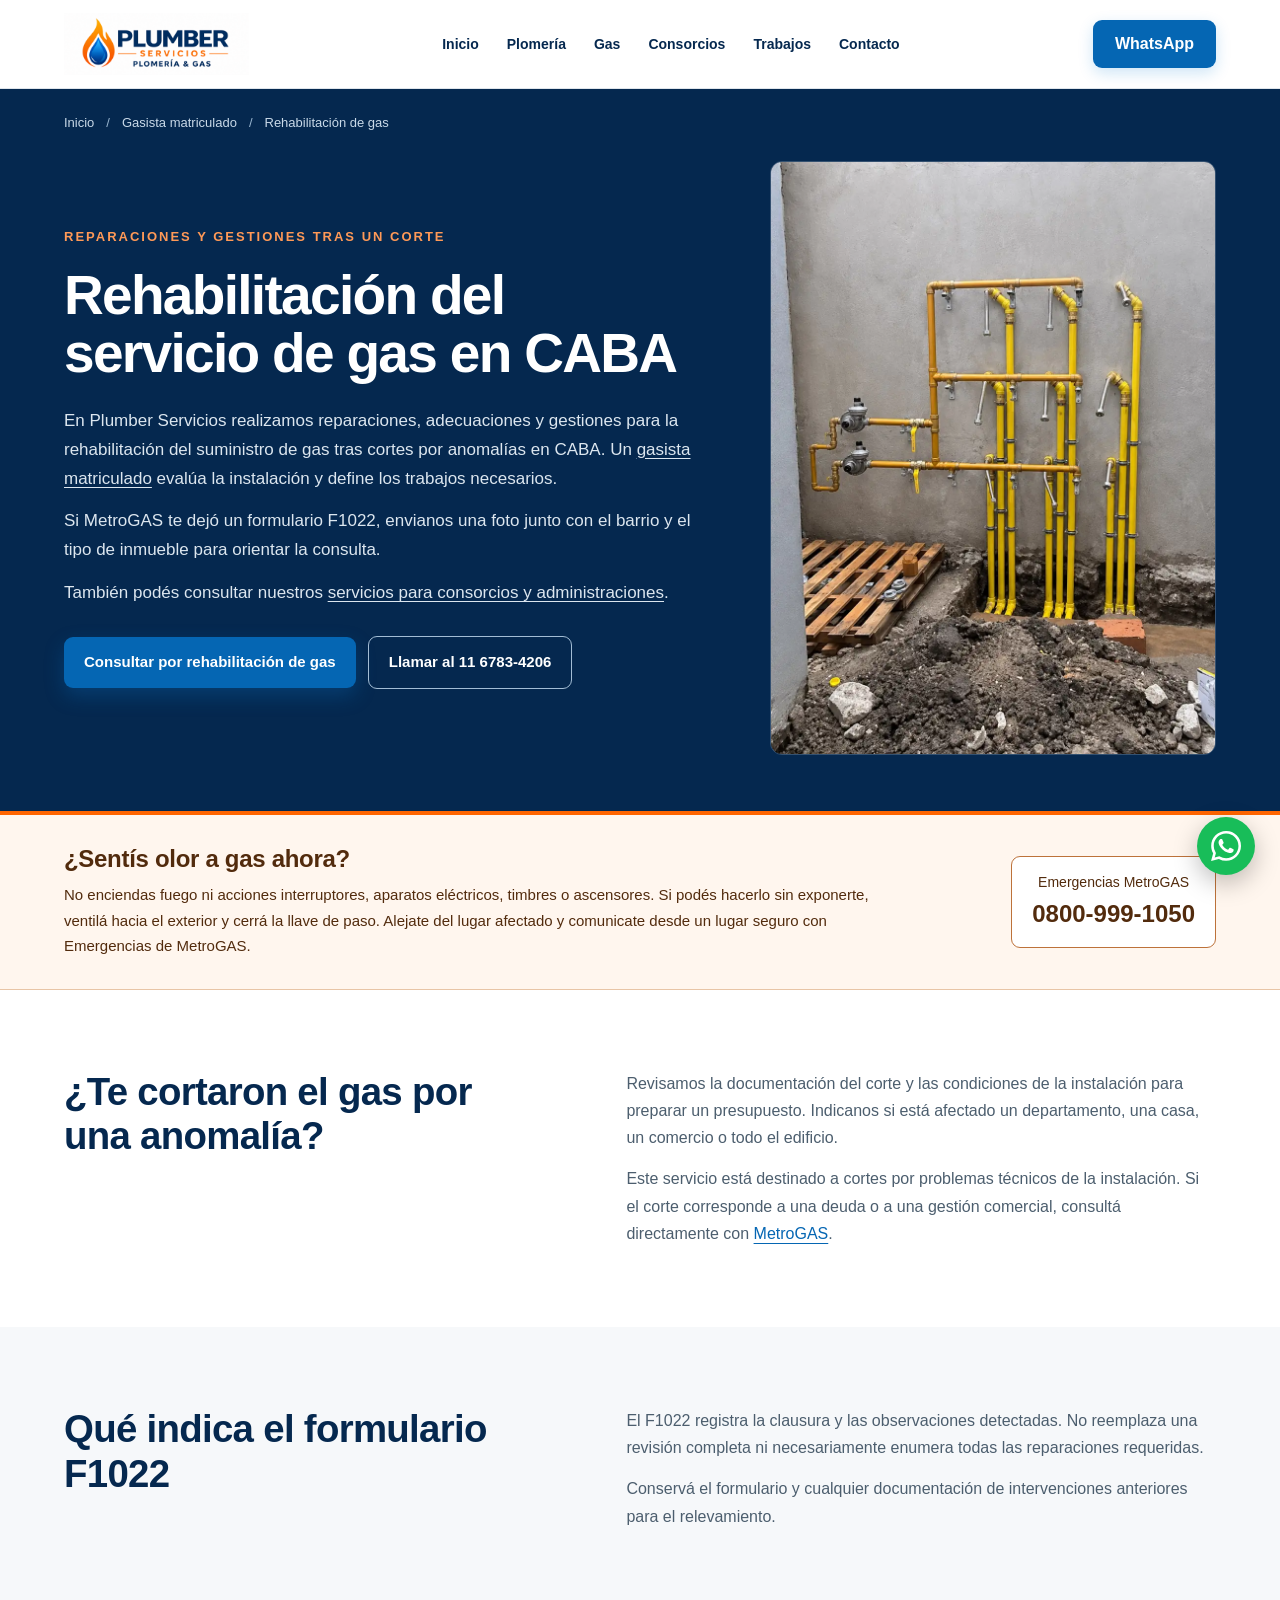
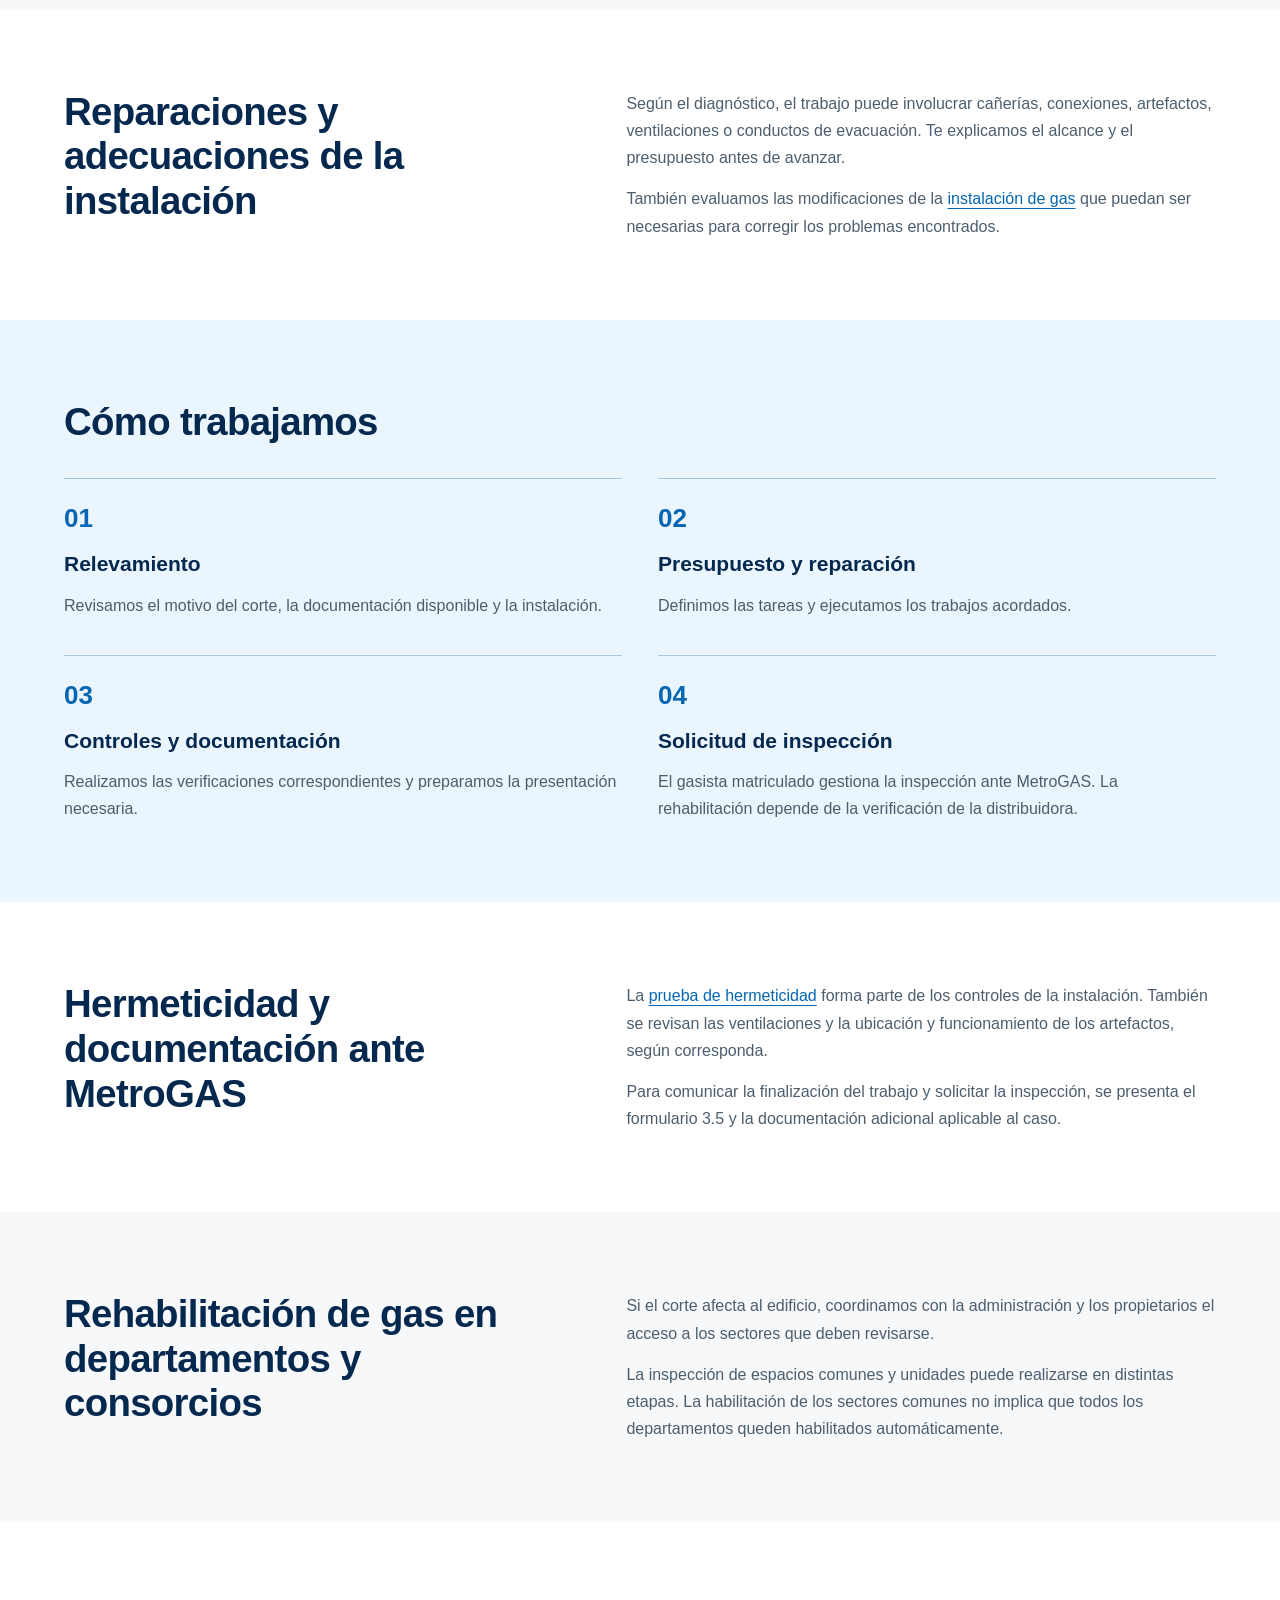
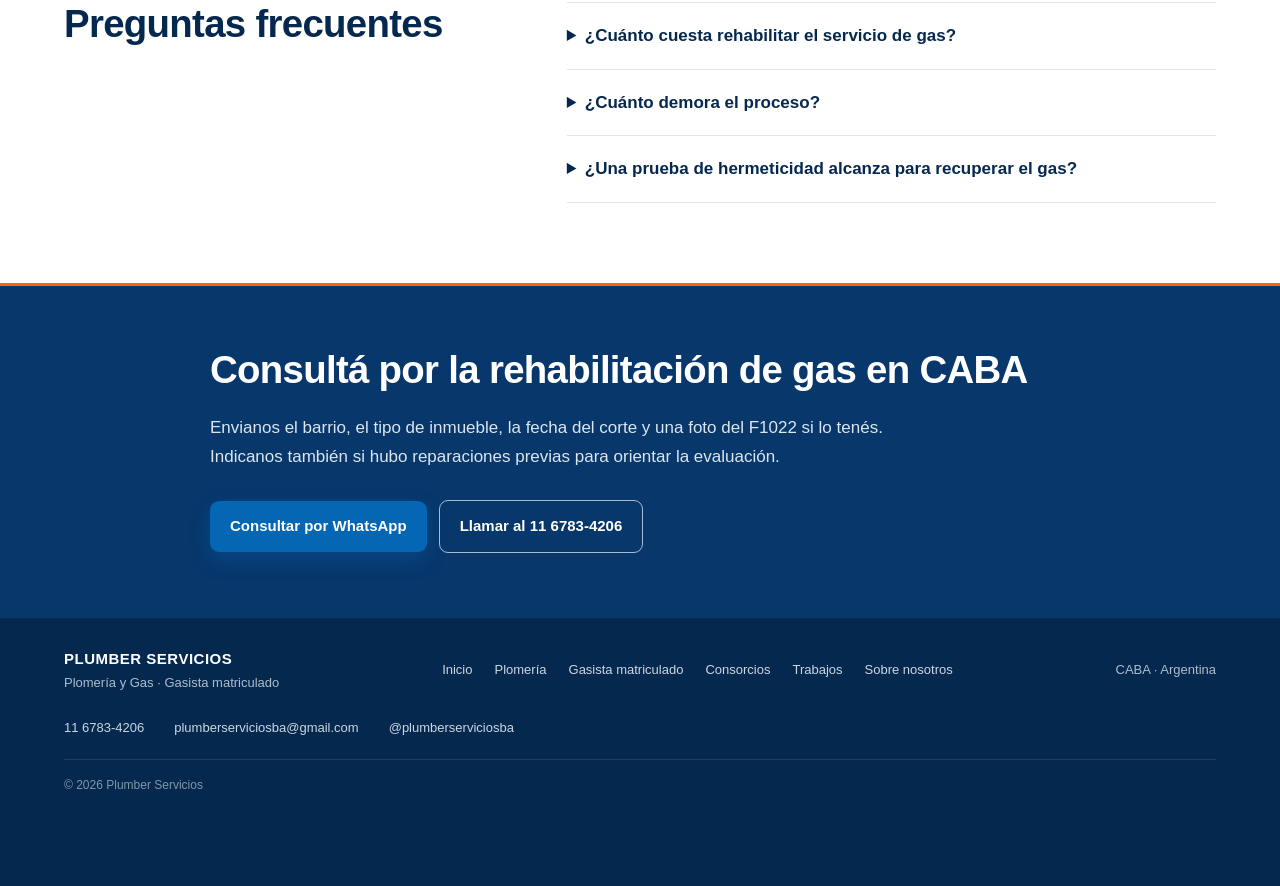
<file: rehabilitacion-gas/index.html>
<!DOCTYPE html>
<html lang="es-AR">

<head>
  <meta charset="UTF-8">
  <meta name="viewport" content="width=device-width, initial-scale=1.0">
  <title>Rehabilitación de Gas en CABA | F1022 y MetroGAS</title>
  <meta name="description"
    content="Rehabilitación del servicio de gas en CABA tras cortes o clausuras. Corrección de anomalías, F1022, hermeticidad y gestión ante MetroGAS.">
  <meta name="robots" content="index, follow">
  <link rel="canonical" href="https://plumberservicios.com.ar/rehabilitacion-gas/">
  <link rel="icon" type="image/png" href="/img/favicon.png">
  <link rel="stylesheet" href="/styles.css?v=pilares-2">
  <meta property="og:locale" content="es_AR">
  <meta property="og:type" content="website">
  <meta property="og:site_name" content="Plumber Servicios">
  <meta property="og:title" content="Rehabilitación de Gas en CABA | F1022 y MetroGAS">
  <meta property="og:description"
    content="Rehabilitación del servicio de gas en CABA tras cortes o clausuras. Corrección de anomalías, F1022, hermeticidad y gestión ante MetroGAS.">
  <meta property="og:url" content="https://plumberservicios.com.ar/rehabilitacion-gas/">
  <meta property="og:image" content="https://plumberservicios.com.ar/img/og-image.png">
  <meta property="og:image:alt" content="Plumber Servicios - Plomería y Gas en CABA">
  <script async src="https://www.googletagmanager.com/gtag/js?id=G-P6WXD3S7FX"></script>
  <script>
    window.dataLayer = window.dataLayer || [];
    function gtag() { dataLayer.push(arguments); }
    gtag('js', new Date());
    gtag('config', 'G-P6WXD3S7FX');
  </script>
  <!-- SCHEMA: Service y BreadcrumbList; no es contenido visible. -->
  <script type="application/ld+json">
{
  "@context": "https://schema.org",
  "@graph": [
    {
      "@type": "Service",
      "@id": "https://plumberservicios.com.ar/rehabilitacion-gas/#service",
      "name": "Rehabilitación del servicio de gas en CABA",
      "serviceType": "Reparaciones, adecuaciones y gestiones para rehabilitación del servicio de gas",
      "description": "Rehabilitación del servicio de gas en CABA tras cortes o clausuras. Corrección de anomalías, F1022, hermeticidad y gestión ante MetroGAS.",
      "url": "https://plumberservicios.com.ar/rehabilitacion-gas/",
      "areaServed": {
        "@type": "City",
        "name": "Ciudad Autónoma de Buenos Aires"
      },
      "provider": {
        "@type": "Organization",
        "name": "Plumber Servicios",
        "url": "https://plumberservicios.com.ar/",
        "telephone": "+541167834206",
        "email": "plumberserviciosba@gmail.com",
        "logo": "https://plumberservicios.com.ar/img/logo-principal.png",
        "sameAs": [
          "https://www.instagram.com/plumberserviciosba/"
        ]
      }
    },
    {
      "@type": "BreadcrumbList",
      "itemListElement": [
        {
          "@type": "ListItem",
          "position": 1,
          "name": "Inicio",
          "item": "https://plumberservicios.com.ar/"
        },
        {
          "@type": "ListItem",
          "position": 2,
          "name": "Gasista matriculado",
          "item": "https://plumberservicios.com.ar/gasista-matriculado/"
        },
        {
          "@type": "ListItem",
          "position": 3,
          "name": "Rehabilitación de gas",
          "item": "https://plumberservicios.com.ar/rehabilitacion-gas/"
        }
      ],
      "@id": "https://plumberservicios.com.ar/rehabilitacion-gas/#breadcrumb"
    }
  ]
}
</script>

  <!-- Ajustes mínimos exclusivos de esta landing; estilos generales en /styles.css. -->
  <style>
    .landing-rehabilitacion .lp-breadcrumb ol {
      flex-wrap: wrap;
      row-gap: 8px;
    }

    .landing-rehabilitacion .lp-steps li>div {
      min-width: 0;
    }

    .landing-rehabilitacion .lp-steps li>span {
      flex-shrink: 0;
    }

    .landing-rehabilitacion .lp-hero-copy>p a {
      color: inherit;
      text-decoration: underline;
      text-underline-offset: 3px;
    }

    /* Cuatro pasos: dos columnas en escritorio y una en pantallas pequeñas. */
    @media (min-width: 781px) {
      .landing-rehabilitacion .lp-steps {
        grid-template-columns: repeat(2, minmax(0, 1fr));
      }
    }
  </style>
</head>

<body class="landing-servicio landing-gas landing-rehabilitacion" data-service="rehabilitacion_gas"
  data-whatsapp-message="Hola, me contacto desde la página de Plumber Servicios porque necesito consultar por una rehabilitación del servicio de gas.">
  <a class="lp-skip" href="#contenido">Saltar al contenido</a>
  <header class="header">
    <div class="container nav-container">
      <a href="/" class="logo"><img src="/img/logo-principal.png" alt="Plumber Servicios - Inicio" class="logo-img"
          width="500" height="166"></a>
      <nav class="nav" id="nav" aria-label="Navegación principal">
        <a href="/">Inicio</a><a href="/plomeria/">Plomería</a><a href="/gasista-matriculado/">Gas</a><a
          href="/consorcios/">Consorcios</a><a href="/#trabajos">Trabajos</a><a href="#contacto">Contacto</a>
      </nav>
      <a href="https://wa.me/5491167834206?text=Hola%2C%20me%20contacto%20desde%20la%20p%C3%A1gina%20de%20Plumber%20Servicios%20porque%20necesito%20consultar%20por%20una%20rehabilitaci%C3%B3n%20del%20servicio%20de%20gas."
        class="btn btn-header whatsapp-link" target="_blank" rel="noopener">WhatsApp</a>
      <button class="menu-toggle" id="menuToggle" type="button" aria-label="Abrir menú" aria-controls="nav"
        aria-expanded="false">☰</button>
    </div>
  </header>
  <main id="contenido" tabindex="-1">
    <section class="lp-hero" id="inicio" aria-labelledby="titulo">
      <div class="container">
        <!-- Breadcrumb visible: nav > ol > li. -->
        <nav class="lp-breadcrumb" aria-label="Ruta de navegación">
          <ol>
            <li><a href="/">Inicio</a></li>
            <li><a href="/gasista-matriculado/">Gasista matriculado</a></li>
            <li aria-current="page">Rehabilitación de gas</li>
          </ol>
        </nav>
        <div class="lp-hero-grid">
          <div class="lp-hero-copy">
            <span class="eyebrow">REPARACIONES Y GESTIONES TRAS UN CORTE</span>
            <h1 id="titulo">Rehabilitación del servicio de gas en CABA</h1>
            <p>En Plumber Servicios realizamos reparaciones, adecuaciones y gestiones para la rehabilitación del
              suministro de gas tras cortes por anomalías en CABA. Un <a href="/gasista-matriculado/">gasista
                matriculado</a> evalúa la instalación y define los trabajos necesarios.</p>
            <p>Si MetroGAS te dejó un formulario F1022, envianos una foto junto con el barrio y el tipo de inmueble para
              orientar la consulta.</p>
            <p>
              También podés consultar nuestros
              <a href="/consorcios/">servicios para consorcios y administraciones</a>.
            </p>
            <div class="lp-actions">
              <a href="https://wa.me/5491167834206?text=Hola%2C%20me%20contacto%20desde%20la%20p%C3%A1gina%20de%20Plumber%20Servicios%20porque%20necesito%20consultar%20por%20una%20rehabilitaci%C3%B3n%20del%20servicio%20de%20gas."
                class="btn btn-primary whatsapp-link" target="_blank" rel="noopener">Consultar por rehabilitación de
                gas</a>
              <a href="tel:+541167834206" class="btn lp-phone">Llamar al 11 6783-4206</a>
            </div>
          </div>
          <!-- Foto existente: WebP adaptable y JPG de respaldo. -->
          <figure class="lp-hero-photo">
            <picture>
              <source type="image/webp"
                srcset="/img/gasista-instalacion-480.webp 480w, /img/gasista-instalacion-900.webp 900w"
                sizes="(max-width: 780px) 90vw, 40vw">
              <img src="/img/gasista-instalacion.jpg" width="900" height="1200" fetchpriority="high"
                alt="Cañerías y conexiones de gas en una instalación en obra"
                onerror="this.onerror=null;var source=this.parentElement.querySelector('source');if(source){source.remove();}this.src='/img/gasista-instalacion.jpg';">
            </picture>
          </figure>
        </div>
      </div>
    </section>

    <!-- SEGURIDAD: h2 + p + enlace telefónico externo, excluido de conversiones comerciales. -->
    <section class="gas-safety" id="seguridad" aria-labelledby="seguridad-titulo">
      <div class="container gas-safety-grid">
        <div>
          <h2 id="seguridad-titulo">¿Sentís olor a gas ahora?</h2>
          <p>No enciendas fuego ni acciones interruptores, aparatos eléctricos, timbres o ascensores. Si podés hacerlo
            sin exponerte, ventilá hacia el exterior y cerrá la llave de paso. Alejate del lugar afectado y comunicate
            desde un lugar seguro con Emergencias de MetroGAS.</p>
        </div>
        <a class="gas-emergency" href="tel:08009991050" data-contact-type="emergency"
          aria-label="Llamar a Emergencias MetroGAS al 0800-999-1050"><span>Emergencias
            MetroGAS</span><strong>0800-999-1050</strong></a>
      </div>
    </section>

    <!-- Sección: h2 + párrafos p. -->
    <section class="section " id="corte-anomalias" aria-labelledby="corte-anomalias-titulo">
      <div class="container lp-intro-grid">
        <h2 id="corte-anomalias-titulo">¿Te cortaron el gas por una anomalía?</h2>
        <div>
          <p>Revisamos la documentación del corte y las condiciones de la instalación para preparar un presupuesto.
            Indicanos si está afectado un departamento, una casa, un comercio o todo el edificio.</p>
          <p>Este servicio está destinado a cortes por problemas técnicos de la instalación. Si el corte corresponde a
            una deuda o a una gestión comercial, consultá directamente con <a href="https://www.metrogas.com.ar/"
              target="_blank" rel="noopener">MetroGAS</a>.</p>
        </div>
      </div>
    </section>
    <!-- Sección: h2 + párrafos p. -->
    <section class="section lp-services" id="formulario-f1022" aria-labelledby="formulario-f1022-titulo">
      <div class="container lp-intro-grid">
        <h2 id="formulario-f1022-titulo">Qué indica el formulario F1022</h2>
        <div>
          <p>El F1022 registra la clausura y las observaciones detectadas. No reemplaza una revisión completa ni
            necesariamente enumera todas las reparaciones requeridas.</p>
          <p>Conservá el formulario y cualquier documentación de intervenciones anteriores para el relevamiento.</p>
        </div>
      </div>
    </section>
    <!-- Sección: h2 + párrafos p. -->
    <section class="section " id="reparaciones" aria-labelledby="reparaciones-titulo">
      <div class="container lp-intro-grid">
        <h2 id="reparaciones-titulo">Reparaciones y adecuaciones de la instalación</h2>
        <div>
          <p>Según el diagnóstico, el trabajo puede involucrar cañerías, conexiones, artefactos, ventilaciones o
            conductos de evacuación. Te explicamos el alcance y el presupuesto antes de avanzar.</p>
          <p>También evaluamos las modificaciones de la <a href="/instalacion-gas/">instalación de gas</a> que puedan
            ser necesarias para corregir los problemas encontrados.</p>
        </div>
      </div>
    </section>
    <!-- Proceso: h2 + lista ordenada ol/li; cada paso contiene h3 + p. -->
    <section class="section lp-process" id="como-trabajamos" aria-labelledby="proceso-titulo">
      <div class="container">
        <h2 id="proceso-titulo">Cómo trabajamos</h2>
        <ol class="lp-steps">
          <li><span aria-hidden="true">01</span>
            <div>
              <h3>Relevamiento</h3>
              <p>Revisamos el motivo del corte, la documentación disponible y la instalación.</p>
            </div>
          </li>
          <li><span aria-hidden="true">02</span>
            <div>
              <h3>Presupuesto y reparación</h3>
              <p>Definimos las tareas y ejecutamos los trabajos acordados.</p>
            </div>
          </li>
          <li><span aria-hidden="true">03</span>
            <div>
              <h3>Controles y documentación</h3>
              <p>Realizamos las verificaciones correspondientes y preparamos la presentación necesaria.</p>
            </div>
          </li>
          <li><span aria-hidden="true">04</span>
            <div>
              <h3>Solicitud de inspección</h3>
              <p>El gasista matriculado gestiona la inspección ante MetroGAS. La rehabilitación depende de la
                verificación de la distribuidora.</p>
            </div>
          </li>
        </ol>
      </div>
    </section>
    <!-- Sección: h2 + párrafos p. -->
    <section class="section " id="hermeticidad-documentacion" aria-labelledby="hermeticidad-documentacion-titulo">
      <div class="container lp-intro-grid">
        <h2 id="hermeticidad-documentacion-titulo">Hermeticidad y documentación ante MetroGAS</h2>
        <div>
          <p>La <a href="/prueba-hermeticidad-gas/">prueba de hermeticidad</a> forma parte de los controles de la
            instalación. También se revisan las ventilaciones y la ubicación y funcionamiento de los artefactos, según
            corresponda.</p>
          <p>Para comunicar la finalización del trabajo y solicitar la inspección, se presenta el formulario 3.5 y la
            documentación adicional aplicable al caso.</p>
        </div>
      </div>
    </section>
    <!-- Sección: h2 + párrafos p. -->
    <section class="section lp-services" id="departamentos-consorcios"
      aria-labelledby="departamentos-consorcios-titulo">
      <div class="container lp-intro-grid">
        <h2 id="departamentos-consorcios-titulo">Rehabilitación de gas en departamentos y consorcios</h2>
        <div>
          <p>Si el corte afecta al edificio, coordinamos con la administración y los propietarios el acceso a los
            sectores que deben revisarse.</p>
          <p>La inspección de espacios comunes y unidades puede realizarse en distintas etapas. La habilitación de los
            sectores comunes no implica que todos los departamentos queden habilitados automáticamente.</p>
        </div>
      </div>
    </section>
    <!-- Enlace contextual futuro: /consorcios/, una vez publicada esa landing. -->
    <!-- FAQ: h2; preguntas summary dentro de details; respuestas p. -->
    <section class="section lp-faq" id="preguntas-frecuentes" aria-labelledby="faq-titulo">
      <div class="container lp-faq-grid">
        <h2 id="faq-titulo">Preguntas frecuentes</h2>
        <div>
          <details>
            <summary>¿Cuánto cuesta rehabilitar el servicio de gas?</summary>
            <p>Depende del estado de la instalación, las reparaciones necesarias y el alcance de la documentación y las
              gestiones. El presupuesto se define después del relevamiento y aclara qué incluye.</p>
          </details>
          <details>
            <summary>¿Cuánto demora el proceso?</summary>
            <p>El tiempo depende de los trabajos, los accesos y las inspecciones. Al presupuestar, te explicamos las
              etapas previstas; no podemos garantizar una fecha de reconexión.</p>
          </details>
          <details>
            <summary>¿Una prueba de hermeticidad alcanza para recuperar el gas?</summary>
            <p>No por sí sola. Deben completarse los demás controles y requisitos aplicables antes de la habilitación
              por MetroGAS.</p>
          </details>
        </div>
      </div>
    </section>
    <!-- CONTACTO FINAL: h2 + p + enlaces a WhatsApp y teléfono. -->
    <section class="contact lp-contact" id="contacto" aria-labelledby="contacto-titulo">
      <div class="container">
        <h2 id="contacto-titulo">Consultá por la rehabilitación de gas en CABA</h2>
        <p>Envianos el barrio, el tipo de inmueble, la fecha del corte y una foto del F1022 si lo tenés. Indicanos
          también si hubo reparaciones previas para orientar la evaluación.</p>
        <div class="lp-actions">
          <a href="https://wa.me/5491167834206?text=Hola%2C%20me%20contacto%20desde%20la%20p%C3%A1gina%20de%20Plumber%20Servicios%20porque%20necesito%20consultar%20por%20una%20rehabilitaci%C3%B3n%20del%20servicio%20de%20gas."
            class="btn btn-primary whatsapp-link" target="_blank" rel="noopener">Consultar por WhatsApp</a>
          <a href="tel:+541167834206" class="btn lp-phone">Llamar al 11 6783-4206</a>
        </div>
      </div>
    </section>
  </main>
  <footer class="footer">
    <div class="container footer-content">
      <div class="footer-brand"><strong>PLUMBER SERVICIOS</strong><span>Plomería y Gas · Gasista matriculado</span>
      </div>
      <nav class="footer-links" aria-label="Enlaces del pie">
        <a href="/">Inicio</a>
        <a href="/plomeria/">Plomería</a>
        <a href="/gasista-matriculado/">Gasista matriculado</a>
        <a href="/consorcios/">Consorcios</a>
        <a href="/#trabajos">Trabajos</a>
        <a href="/#nosotros">Sobre nosotros</a>
    </nav>
      <div class="footer-location">CABA · Argentina</div>
    </div>
    <div class="container lp-footer-contact"><a href="tel:+541167834206">11 6783-4206</a><a
        href="mailto:plumberserviciosba@gmail.com">plumberserviciosba@gmail.com</a><a
        href="https://www.instagram.com/plumberserviciosba/" target="_blank" rel="noopener">@plumberserviciosba</a>
    </div>
    <div class="container footer-bottom">
      <p>© 2026 Plumber Servicios</p>
    </div>
  </footer>
  <a href="https://wa.me/5491167834206?text=Hola%2C%20me%20contacto%20desde%20la%20p%C3%A1gina%20de%20Plumber%20Servicios%20porque%20necesito%20consultar%20por%20una%20rehabilitaci%C3%B3n%20del%20servicio%20de%20gas."
    class="floating-whatsapp whatsapp-link" target="_blank" rel="noopener" aria-label="Contactar por WhatsApp">
    <svg class="whatsapp-icon" viewBox="0 0 24 24" aria-hidden="true">
      <path
        d="M20.52 3.48A11.8 11.8 0 0 0 12.08 0C5.5 0 .15 5.35.15 11.93c0 2.1.55 4.15 1.6 5.95L.05 24l6.27-1.64a11.9 11.9 0 0 0 5.75 1.47h.01C18.65 23.83 24 18.48 24 11.9c0-3.18-1.24-6.17-3.48-8.42ZM12.08 21.8h-.01a9.86 9.86 0 0 1-5.03-1.38l-.36-.21-3.72.98.99-3.63-.23-.37a9.87 9.87 0 0 1-1.52-5.26c0-5.45 4.43-9.88 9.89-9.88a9.82 9.82 0 0 1 6.99 2.9 9.82 9.82 0 0 1 2.89 6.98c-.01 5.44-4.44 9.87-9.89 9.87Zm5.42-7.4c-.3-.15-1.76-.87-2.03-.97-.27-.1-.47-.15-.67.15-.2.3-.77.97-.94 1.17-.17.2-.35.22-.64.07-.3-.15-1.25-.46-2.38-1.47a8.92 8.92 0 0 1-1.65-2.05c-.17-.3-.02-.46.13-.61.13-.13.3-.35.44-.52.15-.17.2-.3.3-.5.1-.2.05-.37-.02-.52-.08-.15-.67-1.61-.92-2.2-.24-.58-.49-.5-.67-.51h-.57c-.2 0-.52.07-.79.37-.27.3-1.04 1.02-1.04 2.48s1.07 2.88 1.21 3.08c.15.2 2.1 3.2 5.08 4.49.71.3 1.26.49 1.7.63.71.23 1.36.2 1.87.12.57-.09 1.76-.72 2.01-1.41.25-.7.25-1.3.17-1.42-.07-.13-.27-.2-.57-.35Z" />
    </svg>
  </a>
  <script src="/script.js?v=pilares-2" defer></script>
</body>

</html>
</file>
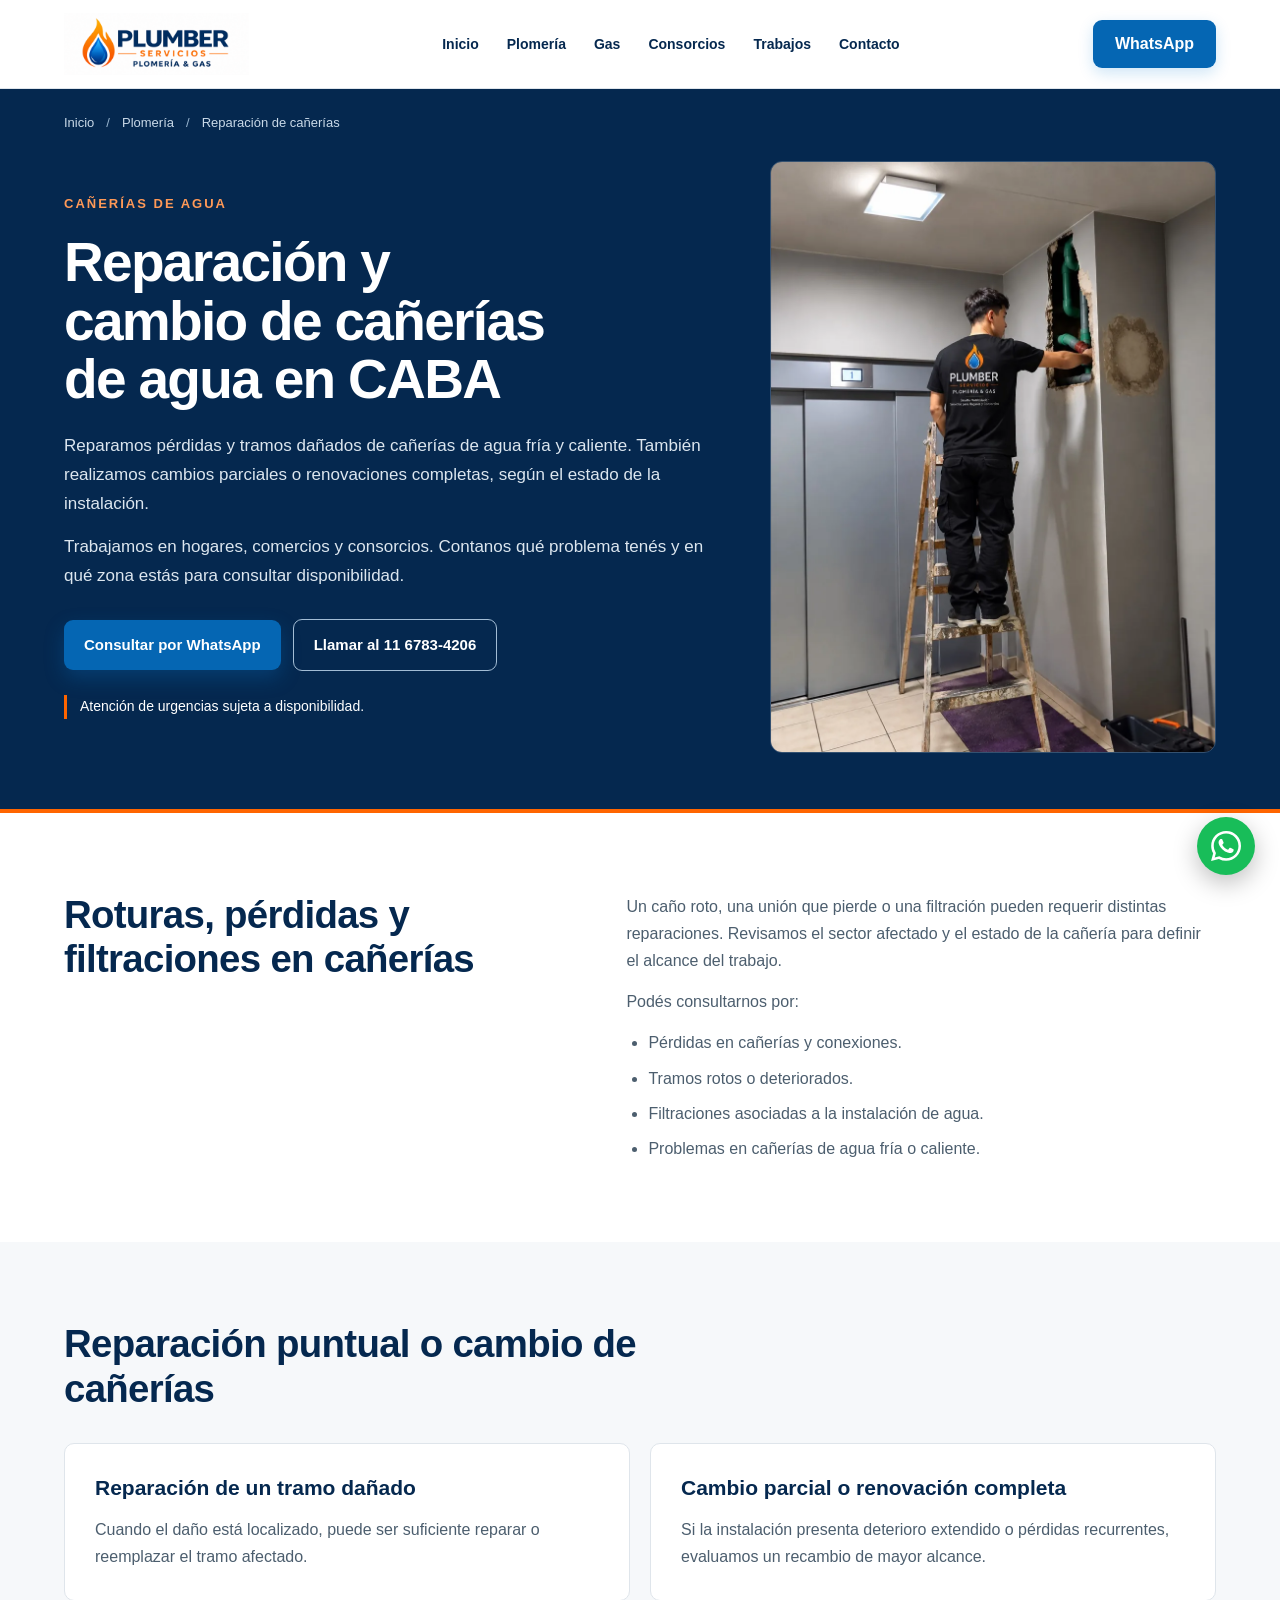
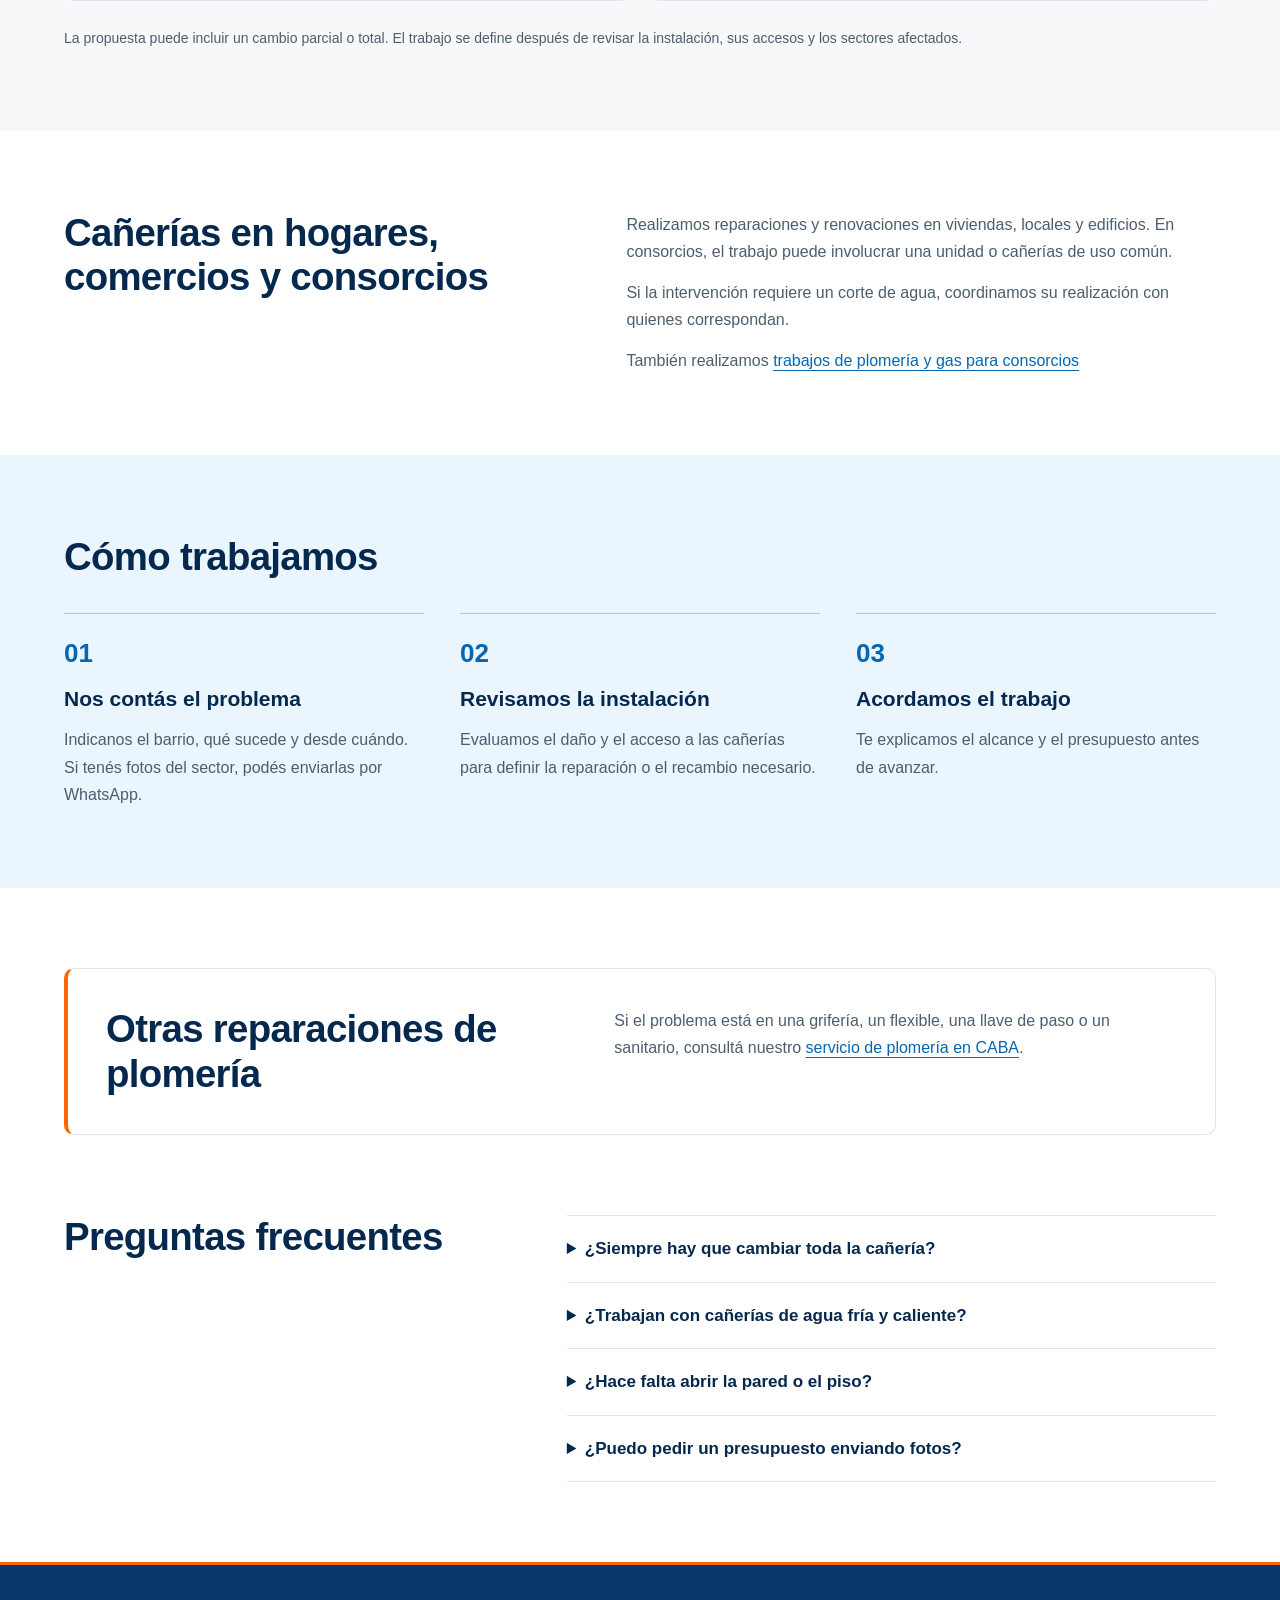
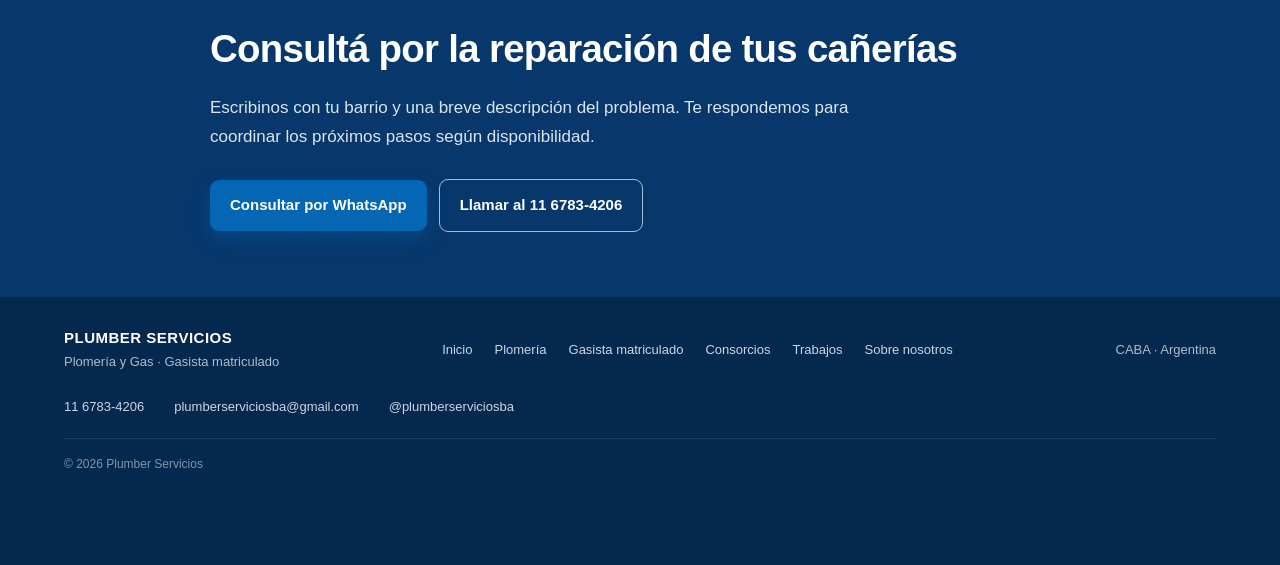
<file: reparacion-canerias-agua/index.html>
<!DOCTYPE html>
<html lang="es-AR">

<head>
  <meta charset="UTF-8">
  <meta name="viewport" content="width=device-width, initial-scale=1.0">
  <title>Reparación de Cañerías de Agua en CABA | Plumber</title>
  <meta name="description"
    content="Reparación y cambio parcial o total de cañerías de agua en CABA. Roturas, filtraciones y pérdidas en instalaciones de agua fría o caliente.">
  <meta name="robots" content="index, follow">
  <link rel="canonical" href="https://plumberservicios.com.ar/reparacion-canerias-agua/">
  <link rel="icon" type="image/png" href="/img/favicon.png">
  <link rel="stylesheet" href="/styles.css?v=pilares-2">
  <link rel="stylesheet" href="/reparacion-canerias-agua/canerias.css?v=1">
  <meta property="og:locale" content="es_AR">
  <meta property="og:type" content="website">
  <meta property="og:site_name" content="Plumber Servicios">
  <meta property="og:title" content="Reparación de Cañerías de Agua en CABA | Plumber">
  <meta property="og:description"
    content="Reparación y cambio parcial o total de cañerías de agua en CABA. Roturas, filtraciones y pérdidas en instalaciones de agua fría o caliente.">
  <meta property="og:url" content="https://plumberservicios.com.ar/reparacion-canerias-agua/">
  <meta property="og:image" content="https://plumberservicios.com.ar/img/og-image.png">
  <meta property="og:image:alt" content="Plumber Servicios - Plomería y Gas en CABA">
  <script async src="https://www.googletagmanager.com/gtag/js?id=G-P6WXD3S7FX"></script>
  <script>
    window.dataLayer = window.dataLayer || [];
    function gtag() { dataLayer.push(arguments); }
    gtag('js', new Date());
    gtag('config', 'G-P6WXD3S7FX');
  </script>
  <!-- SCHEMA: Service + BreadcrumbList. No es texto visible. -->
  <script type="application/ld+json">
{
  "@context": "https://schema.org",
  "@graph": [
    {
      "@type": "Service",
      "@id": "https://plumberservicios.com.ar/reparacion-canerias-agua/#service",
      "name": "Reparación y cambio de cañerías de agua en CABA",
      "serviceType": "Reparación y cambio de cañerías de agua",
      "description": "Reparación y cambio parcial o total de cañerías de agua en CABA. Roturas, filtraciones y pérdidas en instalaciones de agua fría o caliente.",
      "url": "https://plumberservicios.com.ar/reparacion-canerias-agua/",
      "areaServed": {
        "@type": "City",
        "name": "Ciudad Autónoma de Buenos Aires"
      },
      "provider": {
        "@type": "Organization",
        "name": "Plumber Servicios",
        "url": "https://plumberservicios.com.ar/",
        "telephone": "+541167834206",
        "email": "plumberserviciosba@gmail.com",
        "logo": "https://plumberservicios.com.ar/img/logo-principal.png",
        "sameAs": [
          "https://www.instagram.com/plumberserviciosba/"
        ]
      }
    },
    {
      "@type": "BreadcrumbList",
      "itemListElement": [
        {
          "@type": "ListItem",
          "position": 1,
          "name": "Inicio",
          "item": "https://plumberservicios.com.ar/"
        },
        {
          "@type": "ListItem",
          "position": 2,
          "name": "Plomería",
          "item": "https://plumberservicios.com.ar/plomeria/"
        },
        {
          "@type": "ListItem",
          "position": 3,
          "name": "Reparación de cañerías",
          "item": "https://plumberservicios.com.ar/reparacion-canerias-agua/"
        }
      ],
      "@id": "https://plumberservicios.com.ar/reparacion-canerias-agua/#breadcrumb"
    }
  ]
}
</script>
</head>

<body class="landing-servicio landing-canerias" data-service="reparacion_canerias_agua"
  data-whatsapp-message="Hola, me contacto desde la página de Plumber Servicios para consultar por una reparación o cambio de cañerías de agua en CABA.">
  <a class="lp-skip" href="#contenido">Saltar al contenido</a>
  <header class="header">
    <div class="container nav-container">
      <a href="/" class="logo"><img src="/img/logo-principal.png" alt="Plumber Servicios - Inicio" class="logo-img"
          width="500" height="166"></a>
      <nav class="nav" id="nav" aria-label="Navegación principal">
        <a href="/">Inicio</a><a href="/plomeria/">Plomería</a><a href="/gasista-matriculado/">Gas</a><a href="/consorcios/">Consorcios</a><a href="/#trabajos">Trabajos</a><a href="#contacto">Contacto</a>
      </nav>
      <a href="https://wa.me/5491167834206?text=Hola%2C%20me%20contacto%20desde%20la%20p%C3%A1gina%20de%20Plumber%20Servicios%20para%20consultar%20por%20una%20reparaci%C3%B3n%20o%20cambio%20de%20ca%C3%B1er%C3%ADas%20de%20agua%20en%20CABA."
        class="btn btn-header whatsapp-link" target="_blank" rel="noopener">WhatsApp</a>
      <button class="menu-toggle" id="menuToggle" type="button" aria-label="Abrir menú" aria-controls="nav"
        aria-expanded="false">☰</button>
    </div>
  </header>
  <main id="contenido" tabindex="-1">
    <!-- HERO: section + un único h1 + párrafos p + enlaces a. -->
    <section class="lp-hero" id="inicio" aria-labelledby="titulo">
      <div class="container">
        <!-- BREADCRUMB: nav > ol > li; coincide con BreadcrumbList. -->
        <nav class="lp-breadcrumb" aria-label="Ruta de navegación">
          <ol>
            <li><a href="/">Inicio</a></li>
            <li><a href="/plomeria/">Plomería</a></li>
            <li aria-current="page">Reparación de cañerías</li>
          </ol>
        </nav>
        <div class="lp-hero-grid">
          <div class="lp-hero-copy">
            <span class="eyebrow">CAÑERÍAS DE AGUA</span>
            <h1 id="titulo">Reparación y cambio de cañerías de agua en CABA</h1>
            <p>Reparamos pérdidas y tramos dañados de cañerías de agua fría y caliente. También realizamos cambios
              parciales o renovaciones completas, según el estado de la instalación.</p>
            <p>Trabajamos en hogares, comercios y consorcios. Contanos qué problema tenés y en qué zona estás para
              consultar disponibilidad.</p>
            <div class="lp-actions"><a
                href="https://wa.me/5491167834206?text=Hola%2C%20me%20contacto%20desde%20la%20p%C3%A1gina%20de%20Plumber%20Servicios%20para%20consultar%20por%20una%20reparaci%C3%B3n%20o%20cambio%20de%20ca%C3%B1er%C3%ADas%20de%20agua%20en%20CABA."
                class="btn btn-primary whatsapp-link" target="_blank" rel="noopener">Consultar por WhatsApp</a><a
                class="btn lp-phone" href="tel:+541167834206">Llamar al 11 6783-4206</a></div>
            <p class="lp-availability">Atención de urgencias sujeta a disponibilidad.</p>
          </div>
          <!-- IMAGEN: figure > picture > source + img; WebP con alternativa JPG. -->
          <figure class="lp-hero-photo">
            <picture>
              <source type="image/webp" srcset="/img/plomeria-hero-480.webp 480w, /img/plomeria-hero-903.webp 903w"
                sizes="(max-width: 780px) 90vw, 40vw">
              <img src="/img/trabajo-09.jpg" width="903" height="1200" fetchpriority="high"
                alt="Operario trabajando sobre cañerías de agua con acceso abierto en una pared"
                onerror="this.onerror=null;var source=this.parentElement.querySelector('source');if(source){source.remove();}this.src='/img/trabajo-09.jpg';">
            </picture>
          </figure>
        </div>
      </div>
    </section>
    <!-- PROBLEMAS: section > h2 + p + ul/li. La lista no son encabezados. -->
    <section class="section lp-intro" id="problemas" aria-labelledby="problemas-titulo">
      <div class="container lp-intro-grid">
        <h2 id="problemas-titulo">Roturas, pérdidas y filtraciones en cañerías</h2>
        <div>
          <p>Un caño roto, una unión que pierde o una filtración pueden requerir distintas reparaciones. Revisamos el
            sector afectado y el estado de la cañería para definir el alcance del trabajo.</p>
          <p>Podés consultarnos por:</p>
          <ul class="canerias-lista">
            <li>Pérdidas en cañerías y conexiones.</li>
            <li>Tramos rotos o deteriorados.</li>
            <li>Filtraciones asociadas a la instalación de agua.</li>
            <li>Problemas en cañerías de agua fría o caliente.</li>
          </ul>
        </div>
      </div>
    </section>
    <!-- ALCANCE: section > h2; cada alternativa usa h3 + p. -->
    <section class="section lp-services" id="reparacion-recambio" aria-labelledby="alcance-titulo">
      <div class="container">
        <h2 id="alcance-titulo">Reparación puntual o cambio de cañerías</h2>
        <div class="lp-service-grid">
          <div class="lp-service">
            <h3>Reparación de un tramo dañado</h3>
            <p>Cuando el daño está localizado, puede ser suficiente reparar o reemplazar el tramo afectado.</p>
          </div>
          <div class="lp-service">
            <h3>Cambio parcial o renovación completa</h3>
            <p>Si la instalación presenta deterioro extendido o pérdidas recurrentes, evaluamos un recambio de mayor
              alcance.</p>
          </div>
        </div>
        <p class="lp-note">La propuesta puede incluir un cambio parcial o total. El trabajo se define después de revisar
          la instalación, sus accesos y los sectores afectados.</p>
      </div>
    </section>
    <!-- DESTINATARIOS: section > h2 + p. Enlace a consorcios pendiente de publicación. -->
    <section class="section" id="hogares-comercios-consorcios" aria-labelledby="destinatarios-titulo">
      <div class="container lp-intro-grid">
        <h2 id="destinatarios-titulo">Cañerías en hogares, comercios y consorcios</h2>
        <div>
          <p>Realizamos reparaciones y renovaciones en viviendas, locales y edificios. En consorcios, el trabajo puede
            involucrar una unidad o cañerías de uso común.</p>
          <p>Si la intervención requiere un corte de agua, coordinamos su realización con quienes correspondan.</p>
          <p>También realizamos <a href="/consorcios/">trabajos de plomería y gas para consorcios</a></p>
          <!-- Al publicar /consorcios/, sustituir el strong anterior por:
   <a href="/consorcios/">trabajos de plomería y gas para consorcios</a> -->
        </div>
      </div>
    </section>
    <!-- PROCESO: section > h2 + ol; cada li contiene h3 y p. -->
    <section class="section lp-process" id="como-trabajamos" aria-labelledby="proceso-titulo">
      <div class="container">
        <h2 id="proceso-titulo">Cómo trabajamos</h2>
        <ol class="lp-steps">
          <li><span aria-hidden="true">01</span>
            <div>
              <h3>Nos contás el problema</h3>
              <p>Indicanos el barrio, qué sucede y desde cuándo. Si tenés fotos del sector, podés enviarlas por
                WhatsApp.</p>
            </div>
          </li>
          <li><span aria-hidden="true">02</span>
            <div>
              <h3>Revisamos la instalación</h3>
              <p>Evaluamos el daño y el acceso a las cañerías para definir la reparación o el recambio necesario.</p>
            </div>
          </li>
          <li><span aria-hidden="true">03</span>
            <div>
              <h3>Acordamos el trabajo</h3>
              <p>Te explicamos el alcance y el presupuesto antes de avanzar.</p>
            </div>
          </li>
        </ol>
      </div>
    </section>
    <!-- INTERLINK: section > h2 + p con enlace a la página madre. -->
    <section class="section lp-related" id="plomeria-general" aria-labelledby="relacionados-titulo">
      <div class="container lp-related-box">
        <h2 id="relacionados-titulo">Otras reparaciones de plomería</h2>
        <p>Si el problema está en una grifería, un flexible, una llave de paso o un sanitario, consultá nuestro <a
            href="/plomeria/">servicio de plomería en CABA</a>.</p>
      </div>
    </section>
    <!-- FAQ: h2 del bloque; cada pregunta es summary dentro de details y cada respuesta es p. -->
    <section class="section lp-faq" id="preguntas-frecuentes" aria-labelledby="faq-titulo">
      <div class="container lp-faq-grid">
        <h2 id="faq-titulo">Preguntas frecuentes</h2>
        <div>
          <details>
            <summary>¿Siempre hay que cambiar toda la cañería?</summary>
            <p>No. Según el estado de la instalación, puede alcanzar con intervenir un tramo. El recambio completo se
              evalúa cuando el deterioro y el alcance del problema lo justifican.</p>
          </details>
          <details>
            <summary>¿Trabajan con cañerías de agua fría y caliente?</summary>
            <p>Sí. Realizamos reparaciones y cambios en ambas instalaciones.</p>
          </details>
          <details>
            <summary>¿Hace falta abrir la pared o el piso?</summary>
            <p>Depende de dónde esté la cañería y del acceso al sector dañado. Si está embutida, puede ser necesario
              abrir para realizar el trabajo. Ese alcance se evalúa durante la revisión.</p>
          </details>
          <details>
            <summary>¿Puedo pedir un presupuesto enviando fotos?</summary>
            <p>Las fotos ayudan a entender el problema y orientar la consulta. Según el caso, puede ser necesaria una
              visita para definir el trabajo y su presupuesto.</p>
          </details>
        </div>
      </div>
    </section>
    <!-- CONTACTO: section > h2 + p + a. Los CTA son enlaces, no encabezados. -->
    <section class="contact lp-contact" id="contacto" aria-labelledby="contacto-titulo">
      <div class="container">
        <h2 id="contacto-titulo">Consultá por la reparación de tus cañerías</h2>
        <p>Escribinos con tu barrio y una breve descripción del problema. Te respondemos para coordinar los próximos
          pasos según disponibilidad.</p>
        <div class="lp-actions"><a
            href="https://wa.me/5491167834206?text=Hola%2C%20me%20contacto%20desde%20la%20p%C3%A1gina%20de%20Plumber%20Servicios%20para%20consultar%20por%20una%20reparaci%C3%B3n%20o%20cambio%20de%20ca%C3%B1er%C3%ADas%20de%20agua%20en%20CABA."
            class="btn btn-primary whatsapp-link" target="_blank" rel="noopener">Consultar por WhatsApp</a><a
            class="btn lp-phone" href="tel:+541167834206">Llamar al 11 6783-4206</a></div>
      </div>
    </section>
  </main>
  <footer class="footer">
    <div class="container footer-content">
      <div class="footer-brand"><strong>PLUMBER SERVICIOS</strong><span>Plomería y Gas · Gasista matriculado</span>
      </div>
      <nav class="footer-links" aria-label="Enlaces del pie">
        <a href="/">Inicio</a>
        <a href="/plomeria/">Plomería</a>
        <a href="/gasista-matriculado/">Gasista matriculado</a>
        <a href="/consorcios/">Consorcios</a>
        <a href="/#trabajos">Trabajos</a>
        <a href="/#nosotros">Sobre nosotros</a>
    </nav>
      <div class="footer-location">CABA · Argentina</div>
    </div>
    <div class="container lp-footer-contact"><a href="tel:+541167834206">11 6783-4206</a><a
        href="mailto:plumberserviciosba@gmail.com">plumberserviciosba@gmail.com</a><a
        href="https://www.instagram.com/plumberserviciosba/" target="_blank" rel="noopener">@plumberserviciosba</a>
    </div>
    <div class="container footer-bottom">
      <p>© 2026 Plumber Servicios</p>
    </div>
  </footer>
  <a href="https://wa.me/5491167834206?text=Hola%2C%20me%20contacto%20desde%20la%20p%C3%A1gina%20de%20Plumber%20Servicios%20para%20consultar%20por%20una%20reparaci%C3%B3n%20o%20cambio%20de%20ca%C3%B1er%C3%ADas%20de%20agua%20en%20CABA."
    class="floating-whatsapp whatsapp-link" target="_blank" rel="noopener" aria-label="Contactar por WhatsApp">
    <svg class="whatsapp-icon" viewBox="0 0 24 24" aria-hidden="true">
      <path
        d="M20.52 3.48A11.8 11.8 0 0 0 12.08 0C5.5 0 .15 5.35.15 11.93c0 2.1.55 4.15 1.6 5.95L.05 24l6.27-1.64a11.9 11.9 0 0 0 5.75 1.47h.01C18.65 23.83 24 18.48 24 11.9c0-3.18-1.24-6.17-3.48-8.42ZM12.08 21.8h-.01a9.86 9.86 0 0 1-5.03-1.38l-.36-.21-3.72.98.99-3.63-.23-.37a9.87 9.87 0 0 1-1.52-5.26c0-5.45 4.43-9.88 9.89-9.88a9.82 9.82 0 0 1 6.99 2.9 9.82 9.82 0 0 1 2.89 6.98c-.01 5.44-4.44 9.87-9.89 9.87Zm5.42-7.4c-.3-.15-1.76-.87-2.03-.97-.27-.1-.47-.15-.67.15-.2.3-.77.97-.94 1.17-.17.2-.35.22-.64.07-.3-.15-1.25-.46-2.38-1.47a8.92 8.92 0 0 1-1.65-2.05c-.17-.3-.02-.46.13-.61.13-.13.3-.35.44-.52.15-.17.2-.3.3-.5.1-.2.05-.37-.02-.52-.08-.15-.67-1.61-.92-2.2-.24-.58-.49-.5-.67-.51h-.57c-.2 0-.52.07-.79.37-.27.3-1.04 1.02-1.04 2.48s1.07 2.88 1.21 3.08c.15.2 2.1 3.2 5.08 4.49.71.3 1.26.49 1.7.63.71.23 1.36.2 1.87.12.57-.09 1.76-.72 2.01-1.41.25-.7.25-1.3.17-1.42-.07-.13-.27-.2-.57-.35Z" />
    </svg>
  </a>
  <script src="/script.js?v=pilares-2" defer></script>
</body>

</html>
</file>
<file: styles.css>
/* =====================================================
   PLUMBER SERVICIOS
   ESTILOS GENERALES
===================================================== */

:root {
    --navy: #07376b;
    --navy-dark: #05284f;
    --navy-light: #164d80;

    --blue: #087bd3;
    --blue-dark: #0566b3;
    --blue-light: #eaf5fd;

    --orange: #ff6500;
    --orange-dark: #e95700;

    --white: #ffffff;

    --gray-bg: #f6f8fa;
    --gray-border: #dfe5eb;
    --gray-text: #626a73;

    --green: #18bd59;

    --shadow: 0 10px 30px rgba(5, 40, 79, 0.10);
}


/* =====================================================
   RESET
===================================================== */

* {
    margin: 0;
    padding: 0;
    box-sizing: border-box;
}

html {
    scroll-behavior: smooth;
}

body {
    font-family:
        Inter,
        -apple-system,
        BlinkMacSystemFont,
        "Segoe UI",
        Arial,
        sans-serif;

    color: var(--navy-dark);
    background: var(--white);
    line-height: 1.5;
}

img {
    max-width: 100%;
    display: block;
}

a {
    text-decoration: none;
    color: inherit;
}

button {
    font: inherit;
}

.container {
    width: min(1180px, 90%);
    margin: 0 auto;
}


/* =====================================================
   HEADER
===================================================== */

.header {
    position: sticky;
    top: 0;
    z-index: 1000;

    background: rgba(255, 255, 255, 0.97);
    border-bottom: 1px solid var(--gray-border);

    backdrop-filter: blur(10px);

    transition: box-shadow 0.25s ease;
}

.header.scrolled {
    box-shadow: 0 5px 20px rgba(5, 40, 79, 0.08);
}

.nav-container {
    height: 88px;

    display: flex;
    align-items: center;
    justify-content: space-between;

    gap: 25px;
}


/* =====================================================
   LOGO
===================================================== */

.logo {
    display: flex;
    align-items: center;

    height: 80px;

    flex-shrink: 0;
}

.logo-img {
    width: 185px;
    height: 76px;

    object-fit: contain;
    object-position: left center;
}


/* =====================================================
   NAVEGACIÓN
===================================================== */

.nav {
    display: flex;
    align-items: center;

    gap: 28px;

    font-size: 14px;
    font-weight: 600;
}

.nav a {
    position: relative;

    padding: 8px 0;

    transition: color 0.2s ease;
}

.nav a:hover {
    color: var(--orange);
}

.nav a::after {
    content: "";

    position: absolute;

    left: 0;
    bottom: 0;

    width: 0;
    height: 2px;

    background: var(--orange);

    transition: width 0.2s ease;
}

.nav a:hover::after {
    width: 100%;
}


/* =====================================================
   BOTONES
===================================================== */

.btn {
    display: inline-flex;
    align-items: center;
    justify-content: center;

    border-radius: 9px;

    font-weight: 700;

    transition:
        transform 0.2s ease,
        background 0.2s ease,
        box-shadow 0.2s ease;
}

.btn:hover {
    transform: translateY(-2px);
}

.btn-header {
    padding: 12px 22px;

    color: var(--white);
    background: var(--blue);

    box-shadow: 0 5px 15px rgba(8, 123, 211, 0.20);
}

.btn-header:hover {
    background: var(--blue-dark);
}

.btn-primary {
    padding: 15px 24px;

    color: var(--white);
    background: var(--blue);

    box-shadow: 0 8px 20px rgba(8, 123, 211, 0.25);
}

.btn-primary:hover {
    background: var(--blue-dark);
}

.btn-whatsapp {
    padding: 15px 26px;

    color: var(--white);
    background: var(--green);

    box-shadow: 0 8px 20px rgba(24, 189, 89, 0.20);
}


/* =====================================================
   MENÚ MOBILE
===================================================== */

.menu-toggle {
    display: none;

    border: 0;
    background: transparent;

    color: var(--navy);

    font-size: 28px;

    cursor: pointer;
}


/* =====================================================
   HERO
===================================================== */

.hero {
    position: relative;

    min-height: 600px;

    display: flex;
    align-items: center;

    background-image:
    linear-gradient(
        90deg,
        rgba(5, 40, 79, 0.98) 0%,
        rgba(5, 40, 79, 0.93) 42%,
        rgba(5, 40, 79, 0.48) 72%,
        rgba(5, 40, 79, 0.25) 100%
    ),
    url("img/hero-plumber.jpg");

background-image:
    linear-gradient(
        90deg,
        rgba(5, 40, 79, 0.98) 0%,
        rgba(5, 40, 79, 0.93) 42%,
        rgba(5, 40, 79, 0.48) 72%,
        rgba(5, 40, 79, 0.25) 100%
    ),
    image-set(
        url("img/hero-plumber.webp") type("image/webp"),
        url("img/hero-plumber.jpg") type("image/jpeg")
    );

    background-size: cover;
    background-position: center center;
    background-repeat: no-repeat;
}

.hero::after {
    content: "";

    position: absolute;

    left: 0;
    bottom: 0;

    width: 100%;
    height: 4px;

    background: linear-gradient(
        90deg,
        var(--orange),
        var(--blue)
    );
}

.hero-content {
    position: relative;
    z-index: 2;
}

.hero-text {
    max-width: 620px;

    color: var(--white);
}


/* =====================================================
   TEXTOS DESTACADOS
===================================================== */

.eyebrow {
    display: block;

    margin-bottom: 8px;

    font-size: 13px;
    font-weight: 800;
    letter-spacing: 2px;
}

.eyebrow.blue {
    color: var(--orange);
}


/* =====================================================
   HERO - TÍTULOS
===================================================== */

.hero h1 {
    margin-bottom: 7px;

    color: var(--white);

    font-size: clamp(50px, 7vw, 80px);
    font-weight: 800;
    line-height: 0.9;

    letter-spacing: -1px;
}

.hero h1 span {
    display: block;

    color: var(--blue);
}

.hero h2 {
    margin-bottom: 14px;

    color: var(--white);

    font-size: 28px;
}

.hero-text > p {
    max-width: 540px;

    margin-bottom: 28px;

    color: #e1e8ef;

    font-size: 18px;
}


/* =====================================================
   HERO - CARACTERÍSTICAS
===================================================== */

.hero-features {
    margin-top: 38px;

    display: flex;
    flex-wrap: wrap;

    gap: 30px;
}

.hero-feature {
    display: flex;
    align-items: center;

    gap: 10px;
}

.hero-feature > span {
    width: 42px;
    height: 42px;

    display: grid;
    place-items: center;

    color: var(--white);

    border: 2px solid rgba(255, 255, 255, 0.90);
    border-radius: 50%;
}

.hero-feature p {
    color: var(--white);

    font-size: 13px;
    font-weight: 700;
}


/* =====================================================
   ICONOS SVG
===================================================== */

.icon-svg {
    width: 38px;
    height: 38px;

    fill: none;

    stroke: var(--blue);
    stroke-width: 1.8;
    stroke-linecap: round;
    stroke-linejoin: round;
}

.icon-svg.orange {
    stroke: var(--orange);
}

.service-icon {
    height: 48px;

    margin-bottom: 16px;

    display: flex;
    align-items: center;
}

.hero-feature .icon-svg {
    width: 23px;
    height: 23px;

    stroke: var(--white);
}


/* =====================================================
   SECCIONES GENERALES
===================================================== */

.section {
    padding: 80px 0;
}

.section-heading {
    margin-bottom: 35px;

    display: flex;
    justify-content: space-between;
    align-items: flex-end;

    gap: 30px;
}

.section-heading h2,
.about h2,
.consorcios h2 {
    color: var(--navy-dark);

    font-size: clamp(32px, 4vw, 46px);
    line-height: 1.05;
}

.section-heading h2 span,
.consorcios h2 span {
    color: var(--orange);
}

.section-heading > p {
    max-width: 400px;

    color: var(--gray-text);
}


/* =====================================================
   SERVICIOS
===================================================== */

.services {
    background: var(--gray-bg);
}

.services-grid {
    display: grid;

    grid-template-columns: repeat(6, 1fr);

    gap: 14px;
}

.service-card {
    min-height: 230px;

    padding: 25px 18px;

    background: var(--white);

    border: 1px solid var(--gray-border);
    border-top: 3px solid transparent;
    border-radius: 10px;

    transition:
        transform 0.2s ease,
        box-shadow 0.2s ease,
        border-color 0.2s ease;
}

.service-card-link {
    display: block;
    color: inherit;
    text-decoration: none;
}

.service-card-link:focus-visible {
    outline: 2px solid var(--orange);
    outline-offset: 3px;
}


.service-card:hover {
    transform: translateY(-5px);

    border-top-color: var(--orange);

    box-shadow: var(--shadow);
}

.service-card h3 {
    margin-bottom: 10px;

    color: var(--navy-dark);

    font-size: 17px;
}

.service-card p {
    color: var(--gray-text);

    font-size: 14px;
}


/* =====================================================
   REHABILITACIÓN DE GAS
===================================================== */

.gas-extra {
    margin-top: 22px;

    padding: 25px;

    display: flex;
    align-items: center;

    gap: 20px;

    background: var(--white);

    border: 1px solid var(--gray-border);
    border-left: 4px solid var(--orange);
    border-radius: 8px;

    box-shadow: 0 5px 20px rgba(5, 40, 79, 0.04);
}

.gas-icon {
    display: flex;
    align-items: center;
    justify-content: center;

    flex-shrink: 0;
}

.gas-extra h3 {
    margin-bottom: 5px;

    color: var(--navy-dark);
}

.gas-extra p {
    color: var(--gray-text);
}


/* =====================================================
   CONSORCIOS
===================================================== */

.consorcios {
    min-height: 480px;

    display: grid;
    grid-template-columns: 50% 50%;

    background: linear-gradient(
        90deg,
        #e3f2fc,
        #f8fbfd
    );
}


.consorcios-image {
    position: relative;

    min-height: 480px;

    background-color: #e8f1f7;

    overflow: hidden;
}

.consorcios-image picture {
    position: absolute;
    inset: 20px;
    display: block;
}

.consorcios-image img {
    width: 100%;
    height: 100%;
    object-fit: contain;
    display: block;
}

.consorcios-image::after {
    content: "";

    position: absolute;

    top: 0;
    right: 0;

    width: 4px;
    height: 100%;

    background: var(--orange);
}

.consorcios-content {
    max-width: 720px;

    padding: 70px 7%;
}

.consorcios-description {
    max-width: 650px;

    margin: 15px 0 25px;

    color: var(--gray-text);

    font-size: 17px;
}


/* =====================================================
   CHECKS
===================================================== */

.check-grid {
    margin-bottom: 30px;

    display: grid;
    grid-template-columns: 1fr 1fr;

    gap: 14px 35px;

    color: var(--navy-dark);

    font-weight: 600;
}

/* =====================================================
   GALERÍA
===================================================== */

.gallery {
    background: var(--white);
}

.gallery-carousel {
    position: relative;
}

.gallery-viewport {
    overflow: hidden;
}

.gallery-track {
    display: flex;

    gap: 18px;

    transition: transform 0.4s ease;
}

.gallery-slide {
    min-width: calc((100% - 36px) / 3);

    overflow: hidden;

    border-radius: 12px;

    background: var(--gray-bg);

    box-shadow: 0 6px 20px rgba(5, 40, 79, 0.08);
}

.gallery-slide img {
    width: 100%;
    height: 330px;

    display: block;

    object-fit: cover;

    transition: transform 0.35s ease;
}

.gallery-slide:hover img {
    transform: scale(1.03);
}


/* FLECHAS */

.gallery-arrow {
    position: absolute;
    top: 50%;

    z-index: 5;

    width: 46px;
    height: 46px;

    display: grid;
    place-items: center;

    transform: translateY(-50%);

    border: 0;
    border-radius: 50%;

    color: var(--navy);
    background: var(--white);

    box-shadow: 0 5px 18px rgba(5, 40, 79, 0.18);

    font-size: 32px;
    line-height: 1;

    cursor: pointer;

    transition:
        transform 0.2s ease,
        color 0.2s ease;
}

.gallery-arrow:hover {
    color: var(--orange);

    transform:
        translateY(-50%)
        scale(1.07);
}

.gallery-prev {
    left: -23px;
}

.gallery-next {
    right: -23px;
}


/* PIE DE GALERÍA */

.gallery-footer {
    margin-top: 25px;

    display: flex;
    align-items: center;
    justify-content: space-between;

    gap: 25px;
}

.gallery-footer p {
    color: var(--gray-text);

    font-size: 14px;
}

.gallery-instagram {
    color: var(--orange);

    font-size: 14px;
    font-weight: 800;

    transition: color 0.2s ease;
}

.gallery-instagram:hover {
    color: var(--orange-dark);
}



/* =====================================================
   SOBRE NOSOTROS
===================================================== */

.about {
    background: var(--gray-bg);
}

.about-grid {
    display: grid;

    grid-template-columns: 1.2fr 0.8fr;

    gap: 70px;
}

.about p,
.service-area p {
    max-width: 650px;

    margin-top: 15px;

    color: var(--gray-text);
}

.about-features {
    margin-top: 30px;

    display: flex;
    flex-wrap: wrap;

    gap: 25px;

    color: var(--navy);

    font-weight: 700;
}

.about-features span::first-letter {
    color: var(--orange);
}


/* =====================================================
   ZONA DE ATENCIÓN
===================================================== */

.service-area {
    padding-left: 50px;
    border-left: 1px solid var(--gray-border);
}

.service-area p {
    max-width: 520px;
}



/* =====================================================
   CONTACTO
===================================================== */

.contact {
    position: relative;

    padding: 38px 0;

    color: var(--white);
    background: var(--navy);
}

.contact::before {
    content: "";

    position: absolute;

    top: 0;
    left: 0;

    width: 100%;
    height: 3px;

    background: var(--orange);
}

.contact-grid {
    display: grid;

    grid-template-columns: 1.2fr auto 1fr;

    align-items: center;

    gap: 35px;
}

.contact h2 {
    margin-bottom: 5px;

    color: var(--white);

    font-size: 24px;
}

.contact p {
    color: #dce6ef;

    font-size: 14px;
}

.contact-data {
    display: flex;
    justify-content: flex-end;

    gap: 25px;
}

.contact-data a {
    transition: color 0.2s ease;
}

.contact-data a:hover {
    color: var(--orange);
}


/* =====================================================
   FOOTER
===================================================== */

.footer {
    padding: 30px 0 18px;

    color: #cbd7e2;
    background: var(--navy-dark);

    font-size: 13px;
}

.footer-content {
    display: flex;
    align-items: center;
    justify-content: space-between;

    gap: 30px;
}

.footer-brand {
    display: flex;
    flex-direction: column;

    gap: 3px;
}

.footer-brand strong {
    color: var(--white);

    font-size: 15px;
    letter-spacing: 0.5px;
}

.footer-brand span {
    color: #aebdcc;
}

.footer-links {
    display: flex;

    gap: 22px;
}

.footer-links a {
    transition: color 0.2s ease;
}

.footer-links a:hover {
    color: var(--orange);
}

.footer-location {
    white-space: nowrap;

    color: #aebdcc;
}

.footer-bottom {
    margin-top: 22px;
    padding-top: 15px;

    border-top: 1px solid rgba(255, 255, 255, 0.10);

    color: #8296a8;

    font-size: 12px;
}

/* =====================================================
   WHATSAPP FLOTANTE
===================================================== */

.floating-whatsapp {
    position: fixed;

    right: 25px;
    bottom: 25px;

    z-index: 1000;

    width: 58px;
    height: 58px;

    display: grid;
    place-items: center;

    color: var(--white);
    background: var(--green);

    border-radius: 50%;

    box-shadow: 0 8px 25px rgba(0, 0, 0, 0.25);

    

    transition:
        transform 0.2s ease,
        box-shadow 0.2s ease;
}

.floating-whatsapp:hover {
    transform: scale(1.08);

    box-shadow: 0 10px 30px rgba(0, 0, 0, 0.30);
}

.whatsapp-icon {
    width: 30px;
    height: 30px;

    fill: currentColor;
}


/* =====================================================
   TABLET
===================================================== */

@media (max-width: 1050px) {

    .nav {
        gap: 15px;
        font-size: 13px;
    }

    .logo-img {
        width: 160px;
    }

    .services-grid {
        grid-template-columns: repeat(3, 1fr);
    }


    .contact-grid {
        grid-template-columns: 1fr;
    }

    .contact-data {
        justify-content: flex-start;
    }

    .gallery-slide {
        min-width: calc((100% - 18px) / 2);
    }
}


/* =====================================================
   MOBILE
===================================================== */

@media (max-width: 780px) {

    .nav-container {
        height: 76px;
    }

    .logo {
        height: 70px;
    }

    .logo-img {
        width: 145px;
        height: 66px;
    }

    .footer-content {
        align-items: flex-start;
        flex-direction: column;
    
        gap: 18px;
    }
    
    .footer-links {
        flex-wrap: wrap;
    
        gap: 10px 20px;
    }


    /* MENÚ */

    .nav {
        position: absolute;

        top: 76px;
        left: 0;

        width: 100%;

        padding: 25px 5%;

        display: none;
        flex-direction: column;
        align-items: flex-start;

        gap: 12px;

        background: var(--white);

        border-bottom: 1px solid var(--gray-border);

        box-shadow: 0 10px 20px rgba(5, 40, 79, 0.08);
    }

    .nav.active {
        display: flex;
    }

    .nav a {
        width: 100%;

        padding: 10px 0;
    }

    .btn-header {
        display: none;
    }

    .menu-toggle {
        display: block;
    }


    /* HERO */

    .hero {
        min-height: 620px;

        background-position: 65% center;
    }

    .hero h1 {
        font-size: 55px;
    }

    .hero-text {
        max-width: 100%;
    }

    .hero-features {
        gap: 20px;
    }

    .hero-feature {
        width: calc(50% - 10px);
    }


    /* SECCIONES */

    .section {
        padding: 60px 0;
    }

    .section-heading {
        align-items: flex-start;
        flex-direction: column;
    }


    /* SERVICIOS */

    .services-grid {
        grid-template-columns: 1fr 1fr;
    }


    /* CONSORCIOS */

    .consorcios {
        grid-template-columns: 1fr;
    }

    .consorcios-image {
        min-height: 320px;

        background-position: center center;
    }

    .consorcios-image::after {
        top: auto;
        right: auto;
        bottom: 0;
        left: 0;

        width: 100%;
        height: 4px;
    }

    .consorcios-content {
        padding: 50px 7%;
    }

    .check-grid {
        grid-template-columns: 1fr;
    }


  


    /* SOBRE NOSOTROS */

    .about-grid {
        grid-template-columns: 1fr;

        gap: 50px;
    }

    .service-area {
        padding-left: 0;
        padding-top: 40px;

        border-left: 0;
        border-top: 1px solid var(--gray-border);
    }


    /* CONTACTO */

    .contact-data {
        flex-direction: column;

        gap: 12px;
    }

    .gallery-slide {
        min-width: 100%;
    }
    
    .gallery-slide img {
        height: 380px;
    }
    
    .gallery-prev {
        left: 10px;
    }
    
    .gallery-next {
        right: 10px;
    }
    
    .gallery-footer {
        align-items: flex-start;
        flex-direction: column;
    
        gap: 8px;
    }
}


/* =====================================================
   MOBILE PEQUEÑO
===================================================== */

@media (max-width: 520px) {

    .container {
        width: 88%;
    }

    .logo-img {
        width: 135px;
    }


    /* HERO */

    .hero {
        min-height: 650px;

        background-position: 68% center;
    }

    .hero h1 {
        font-size: 46px;
    }

    .hero h2 {
        font-size: 23px;
    }

    .hero-text > p {
        font-size: 16px;
    }

    .hero-features {
        margin-top: 32px;
    }

    .hero-feature {
        width: calc(50% - 10px);
    }

   

    

    .contact-data a {
        overflow-wrap: anywhere;
    }


    /* SERVICIOS */

    .services-grid {
        grid-template-columns: 1fr;
    }


    /* CONSORCIOS */

    .consorcios-image {
        min-height: 260px;
    }

    .gallery-slide img {
        height: 300px;
    }


   

    /* GAS */

    .gas-extra {
        align-items: flex-start;
    }


    /* NOSOTROS */

    .about-features {
        flex-direction: column;

        gap: 12px;
    }

   /* BOTONES MOBILE */

.hero .btn-primary,
.contact .btn-whatsapp {
    width: 100%;
    padding-left: 16px;
    padding-right: 16px;

    text-align: center;
}


/* CONTACTO */

.contact-data a {
    overflow-wrap: anywhere;
}


/* FOOTER */

.footer-links {
    flex-direction: column;
    gap: 8px;
}


   


   

    /* WHATSAPP */

    .floating-whatsapp {
        right: 18px;
        bottom: 18px;

        width: 54px;
        height: 54px;
    }
}

/* =====================================================
   ACCESIBILIDAD - CONTRASTE
===================================================== */

.btn-header,
.btn-primary {
    background: var(--blue-dark);
}

.btn-whatsapp {
    background: #0f7a3a;
}

.eyebrow.blue,
.section-heading h2 span,
.consorcios h2 span,
.gallery-instagram {
    color: #b84300;
}
/* =====================================================
   LANDINGS DE SERVICIOS — componentes compartidos
===================================================== */
.landing-servicio { --lp-muted: #4c5e6e; }
.landing-servicio main section { scroll-margin-top: 105px; }
.landing-servicio :focus-visible { outline: 3px solid #e95700; outline-offset: 5px; }
.landing-servicio .lp-skip { position: fixed; left: 16px; top: -90px; padding: 12px 20px; background: white; color: var(--navy); z-index: 2000; }
.landing-servicio .lp-skip:focus { top: 12px; }
.landing-servicio .nav [aria-current="page"] { color: var(--blue-dark); }
.landing-servicio .btn-primary { background: var(--blue-dark); }
.landing-servicio .btn-primary:hover { background: var(--navy-light); }
.landing-servicio .eyebrow.blue { color: #b74600; }
.landing-servicio h2 { font-size: clamp(28px, 3vw, 39px); line-height: 1.16; letter-spacing: -.7px; margin-bottom: 22px; }
.landing-servicio h3 { font-size: 21px; line-height: 1.3; margin-bottom: 14px; }
.landing-servicio p { line-height: 1.7; }
.landing-servicio p + p { margin-top: 14px; }
.landing-servicio .section p { color: var(--lp-muted); }
.landing-servicio .section strong { color: var(--navy); }
.landing-servicio .section a { color: var(--blue-dark); text-decoration: underline; text-underline-offset: 4px; }
.landing-servicio .lp-hero { background: var(--navy-dark); color: white; padding: 24px 0 56px; border-bottom: 4px solid var(--orange); }
.landing-servicio .lp-breadcrumb { margin-bottom: 28px; font-size: 13px; color: #c9d9e8; }
.landing-servicio .lp-breadcrumb ol { list-style: none; display: flex; gap: 12px; }
.landing-servicio .lp-breadcrumb li + li::before { content: "/"; margin-right: 12px; color: #99b6d0; }
.landing-servicio .lp-breadcrumb a:hover { text-decoration: underline; }
.landing-servicio .lp-hero-grid { display: grid; grid-template-columns: 1.18fr .82fr; align-items: center; gap: 64px; }
.landing-servicio .lp-hero-copy .eyebrow { color: #ff9957; margin-bottom: 20px; }
.landing-servicio h1 { font-size: clamp(36px, 4.3vw, 58px); line-height: 1.06; font-weight: 800; letter-spacing: -1.7px; margin-bottom: 24px; text-wrap: balance; }
.landing-servicio .lp-hero-copy > p { font-size: 17px; color: #dce6ef; }
.landing-servicio .lp-hero-copy .lp-availability { font-size: 14px; color: white; padding-left: 13px; border-left: 3px solid var(--orange); margin-top: 24px; }
.landing-servicio .lp-actions { display: flex; flex-wrap: wrap; gap: 12px; margin-top: 28px; align-items: center; }
.landing-servicio .lp-actions .btn { min-height: 50px; padding: 14px 20px; font-size: 15px; text-align: center; }
.landing-servicio .lp-phone { color: white; border: 1px solid #a3bdd5; background: transparent; }
.landing-servicio .lp-phone:hover { background: #164d80; }
.landing-servicio .lp-hero-photo { border-radius: 12px; overflow: hidden; border: 1px solid #ffffff30; }
.landing-servicio .lp-hero-photo img { width: 100%; height: auto; }
.landing-servicio .lp-intro-grid { display: grid; grid-template-columns: .9fr 1.1fr; gap: 80px; align-items: start; }
.landing-servicio .lp-intro-grid h2 { margin-bottom: 0; max-width: 450px; }
.landing-servicio .lp-services { background: var(--gray-bg); }
.landing-servicio .lp-services > .container > h2 { max-width: 600px; }
.landing-servicio .lp-service-grid { display: grid; grid-template-columns: repeat(2, 1fr); gap: 20px; margin-top: 32px; }
.landing-servicio .lp-service { background: white; border: 1px solid var(--gray-border); border-radius: 10px; padding: 30px; }
.landing-servicio .lp-number { color: var(--blue-dark); font-size: 14px; font-weight: 800; display: block; margin-bottom: 20px; }
.landing-servicio .lp-photos { display: grid; grid-template-columns: repeat(2, 1fr); gap: 20px; margin-top: 32px; }
.landing-servicio .lp-photos img { width: 100%; height: auto; border-radius: 10px; }
.landing-servicio figcaption { font-size: 13px; color: var(--lp-muted); padding: 12px 0 0; }
.landing-servicio .lp-process { background: var(--blue-light); }
.landing-servicio .lp-steps { display: grid; grid-template-columns: repeat(3, 1fr); gap: 36px; margin-top: 34px; list-style: none; }
.landing-servicio .lp-steps li { border-top: 1px solid #a9c8df; padding-top: 20px; }
.landing-servicio .lp-steps span { display: block; color: var(--blue-dark); font-weight: 800; font-size: 26px; margin-bottom: 12px; }
.landing-servicio .lp-note { font-size: 14px; margin-top: 26px; }
.landing-servicio .lp-related { padding-bottom: 0; }
.landing-servicio .lp-related-box { padding: 38px; border: 1px solid var(--gray-border); border-left: 4px solid var(--orange); border-radius: 10px; display: grid; grid-template-columns: .9fr 1.1fr; gap: 48px; }
.landing-servicio .lp-related-box h2 { margin-bottom: 0; }
.landing-servicio .lp-faq-grid { display: grid; grid-template-columns: .8fr 1.2fr; gap: 70px; }
.landing-servicio details { border-bottom: 1px solid var(--gray-border); }
.landing-servicio details:first-child { border-top: 1px solid var(--gray-border); }
.landing-servicio summary { cursor: pointer; font-weight: 700; padding: 20px 24px 20px 0; font-size: 17px; }
.landing-servicio details p { padding: 0 20px 22px 0; }
.landing-servicio .lp-contact { padding: 65px 0; }
.landing-servicio .lp-contact .container { max-width: 860px; }
.landing-servicio .lp-contact > .container > p { font-size: 17px; max-width: 690px; }
.landing-servicio .lp-contact .eyebrow { color: #ff9957; }
.landing-servicio .lp-contact .lp-note { font-size: 14px; }
.landing-servicio .lp-footer-contact { display: flex; flex-wrap: wrap; gap: 12px 30px; padding-top: 25px; }
.landing-servicio .lp-footer-contact a { overflow-wrap: anywhere; }
.landing-servicio .footer { padding-bottom: 90px; }
@media (max-width: 1050px) {
 .landing-servicio .lp-hero-grid { gap: 32px; }
 .landing-servicio .lp-intro-grid, .landing-servicio .lp-faq-grid { gap: 40px; }
}
@media (max-width: 780px) {
 .landing-servicio .lp-hero { padding: 18px 0 36px; }
 .landing-servicio .lp-breadcrumb { margin-bottom: 25px; }
 .landing-servicio .lp-hero-grid, .landing-servicio .lp-intro-grid, .landing-servicio .lp-service-grid, .landing-servicio .lp-steps, .landing-servicio .lp-related-box, .landing-servicio .lp-faq-grid { grid-template-columns: 1fr; gap: 28px; }
 .landing-servicio h1 { font-size: clamp(34px, 7vw, 48px); letter-spacing: -1px; }
 .landing-servicio .lp-hero-copy > p { font-size: 16px; }
 .landing-servicio .lp-hero-photo { width: min(100%, 440px); margin: 5px auto 0; }
 .landing-servicio .lp-actions { align-items: stretch; flex-direction: column; }
 .landing-servicio .lp-actions .btn { width: 100%; }
 .landing-servicio .section { padding: 48px 0; }
 .landing-servicio .lp-related { padding-bottom: 0; }
 .landing-servicio .lp-service { padding: 25px; }
 .landing-servicio .lp-photos { gap: 15px; }
 .landing-servicio .lp-related-box { padding: 28px 24px; }
 .landing-servicio .lp-steps { gap: 20px; }
 .landing-servicio .lp-steps li { display: flex; gap: 18px; }
 .landing-servicio .lp-contact { padding: 48px 0; }
 .landing-servicio .floating-whatsapp { width: 52px; height: 52px; right: 16px; bottom: 16px; }
 .landing-servicio .lp-footer-contact { flex-direction: column; }
}
@media (max-width: 480px) {
 .landing-servicio .lp-photos { grid-template-columns: 1fr; }
}
@media (prefers-reduced-motion: reduce) {
 html:has(.landing-servicio) { scroll-behavior: auto; }
 .landing-servicio *, .landing-servicio *::after { transition: none !important; }
}

/* Gas: aviso de emergencia y bloque de documentación */
.landing-gas .gas-safety { background: #fff6ee; color: #522b0d; padding: 30px 0; border-bottom: 1px solid #e8c5a6; }
.landing-gas .gas-safety-grid { display: grid; grid-template-columns: 1fr auto; gap: 30px; align-items: center; }
.landing-gas .gas-safety h2 { font-size: 24px; margin-bottom: 10px; letter-spacing: -.3px; }
.landing-gas .gas-safety p { font-size: 15px; max-width: 830px; }
.landing-gas .gas-emergency { display: inline-flex; flex-direction: column; gap: 3px; padding: 15px 20px; background: white; border: 1px solid #bd723a; border-radius: 9px; font-size: 14px; text-align: center; }
.landing-gas .gas-emergency strong { font-size: 24px; white-space: nowrap; }
.landing-gas .gas-docs-grid { display: grid; grid-template-columns: 1fr .65fr; gap: 80px; align-items: center; }
.landing-gas .gas-docs-grid picture { display: block; }
.landing-gas .gas-docs-grid img { width: 100%; height: auto; border-radius: 10px; }
.landing-gas .gas-docs-grid p { max-width: 620px; }
.landing-gas .gas-docs-grid figure { max-width: 350px; justify-self: end; }
.landing-gas .lp-service [data-pending-href] { display: inline-block; margin-top: 20px; font-size: 15px; }
.landing-gas .gas-docs-grid .eyebrow { margin-bottom: 14px; }
@media (max-width: 780px) {
 .landing-gas .gas-safety-grid, .landing-gas .gas-docs-grid { grid-template-columns: 1fr; gap: 24px; }
 .landing-gas .gas-docs-grid figure { max-width: 350px; justify-self: center; width: 100%; }
 .landing-gas .gas-emergency { width: 100%; }
}
</file>
<file: reparacion-canerias-agua/canerias.css>
/* Ajustes exclusivos de /reparacion-canerias-agua/. */
.landing-canerias .lp-breadcrumb ol { flex-wrap: wrap; row-gap: 8px; }
.landing-canerias .canerias-lista { margin-top: 14px; padding-left: 22px; color: var(--lp-muted); line-height: 1.7; }
.landing-canerias .canerias-lista li + li { margin-top: 8px; }
.landing-canerias .lp-steps li > div { min-width: 0; }
.landing-canerias .lp-steps li > span { flex-shrink: 0; }
</file>
